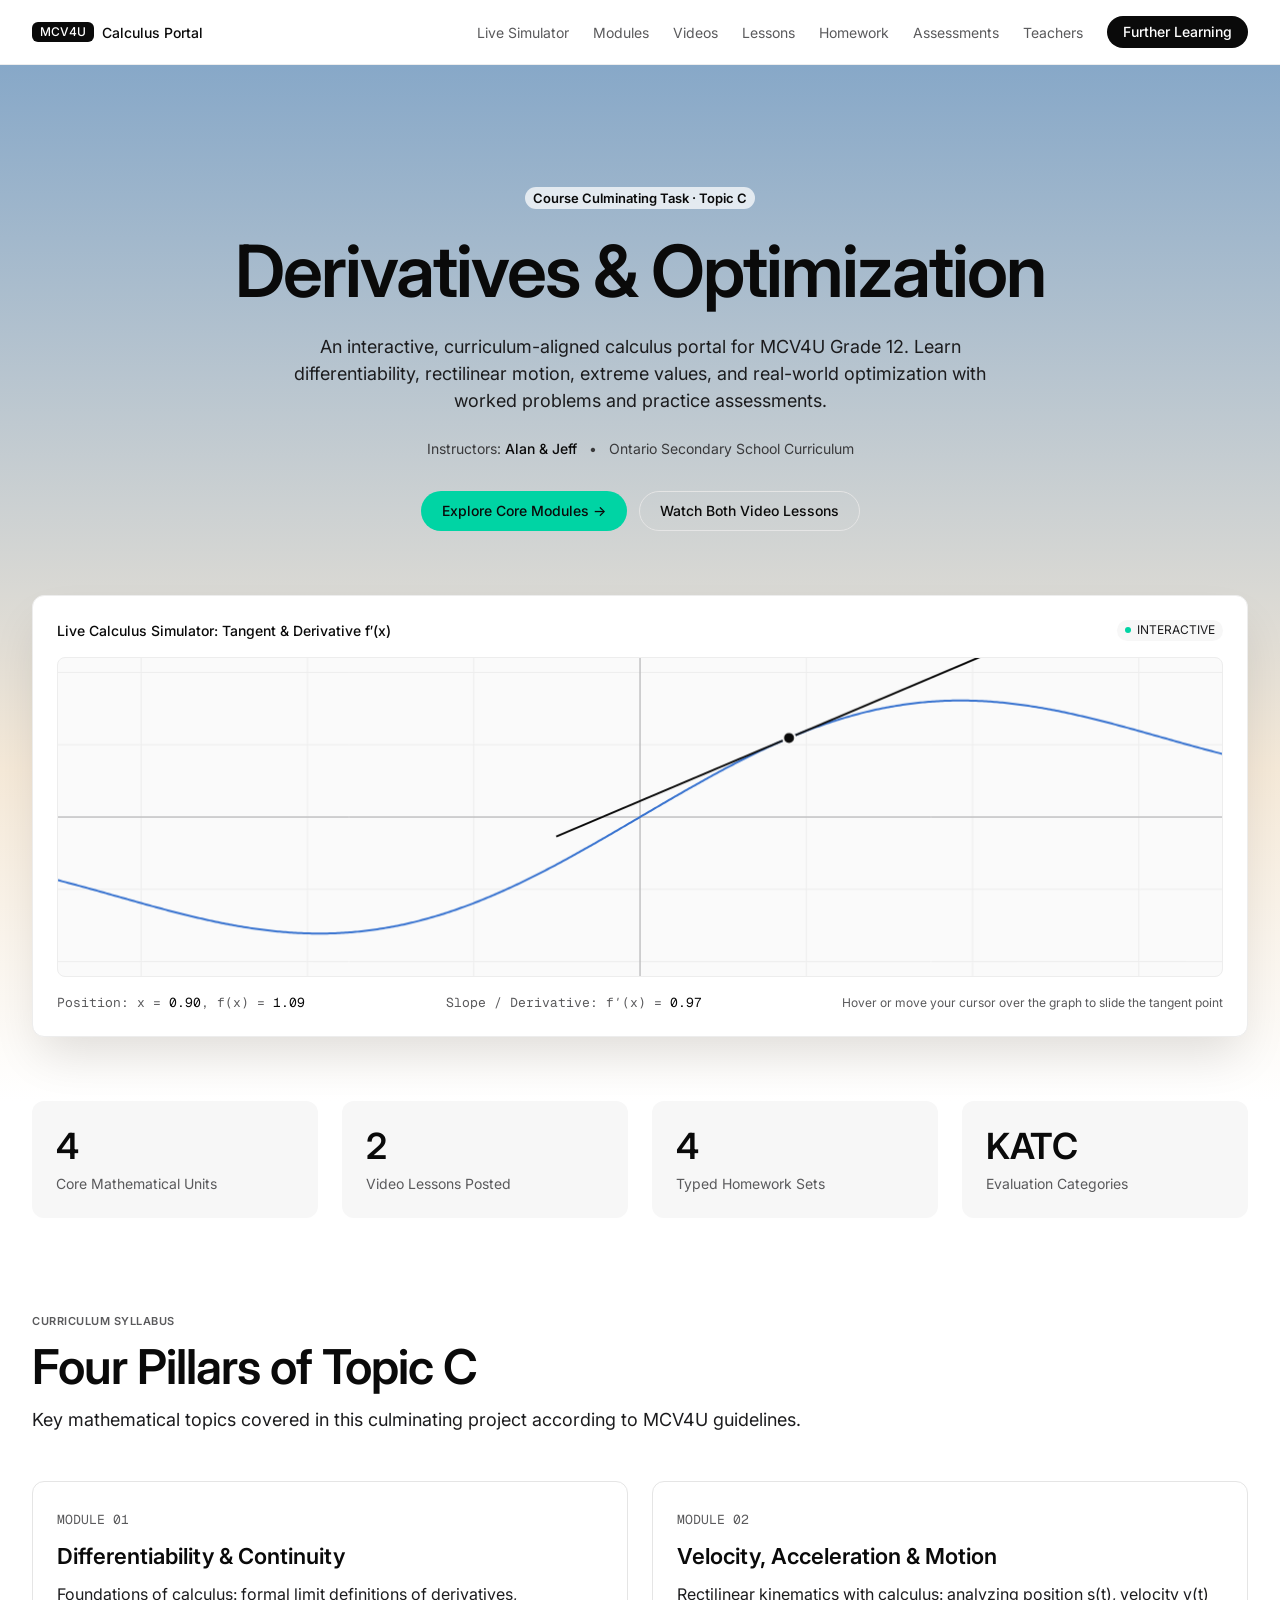
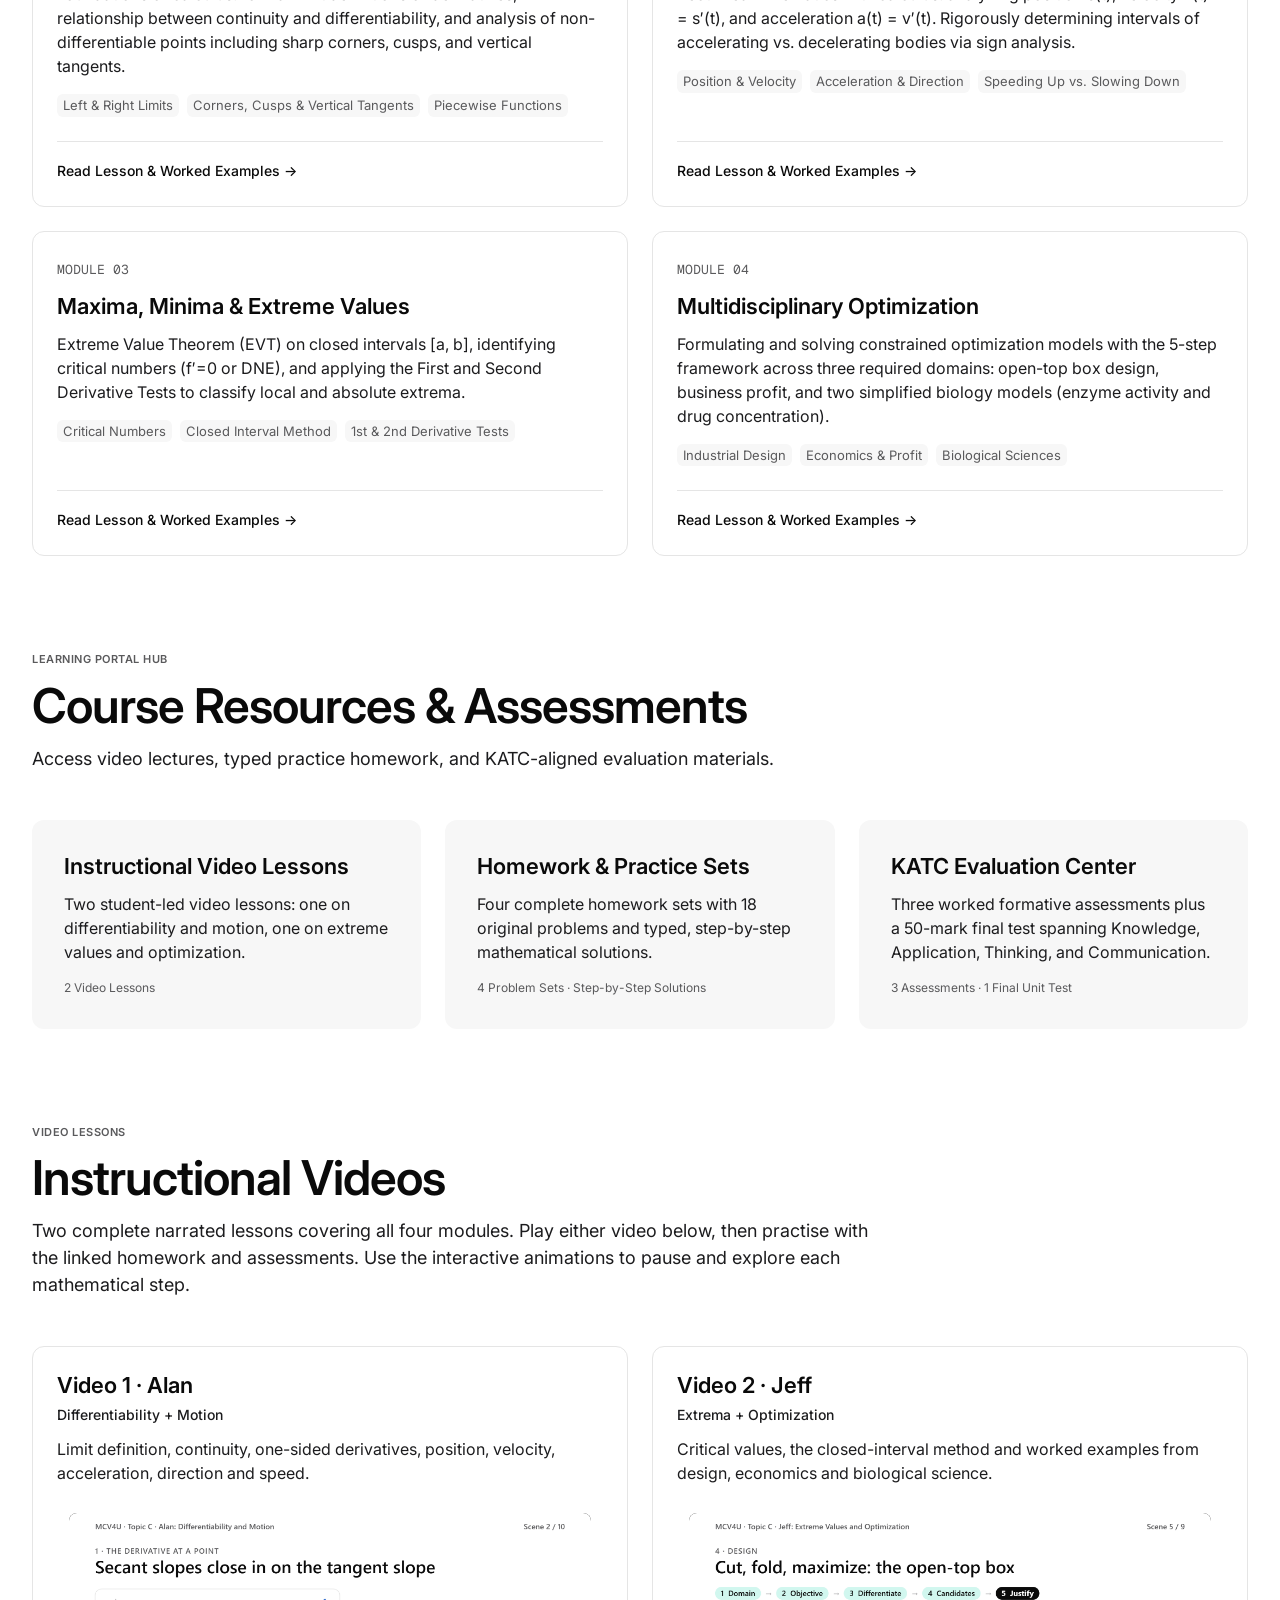
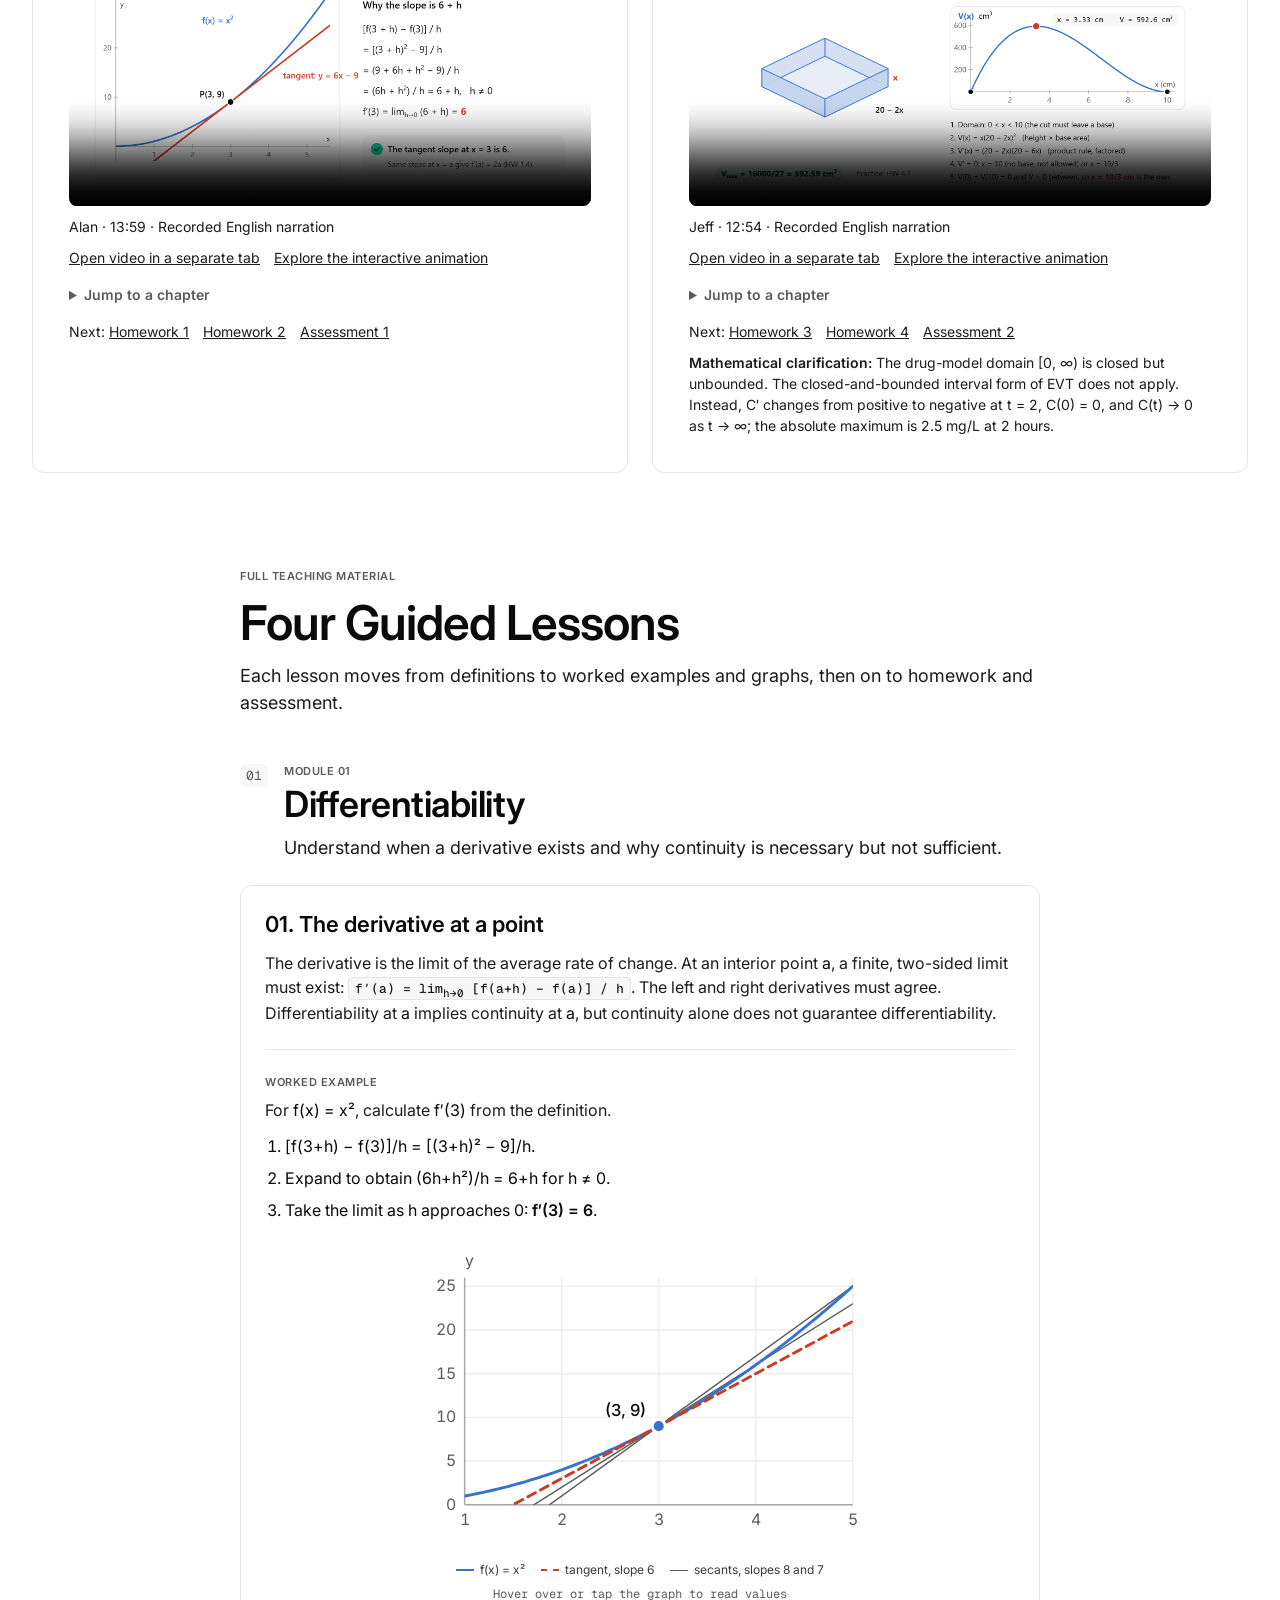
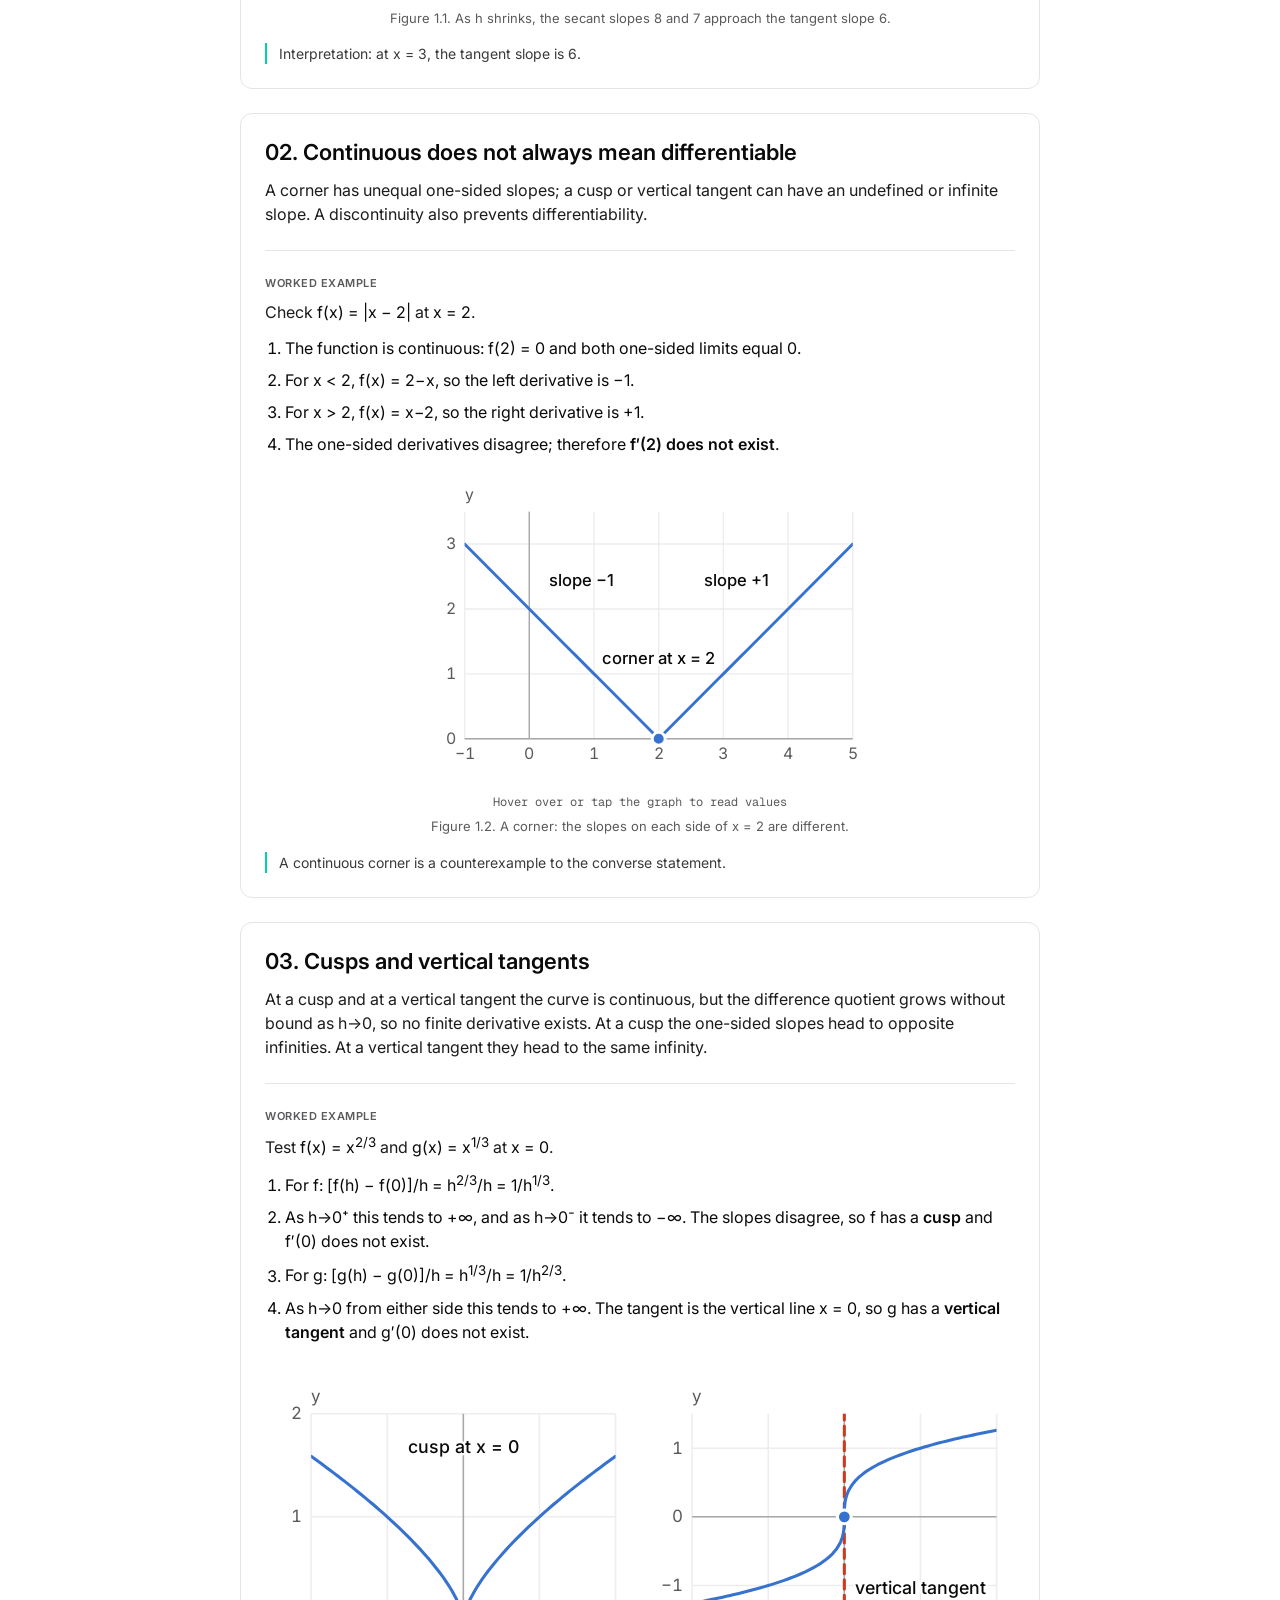
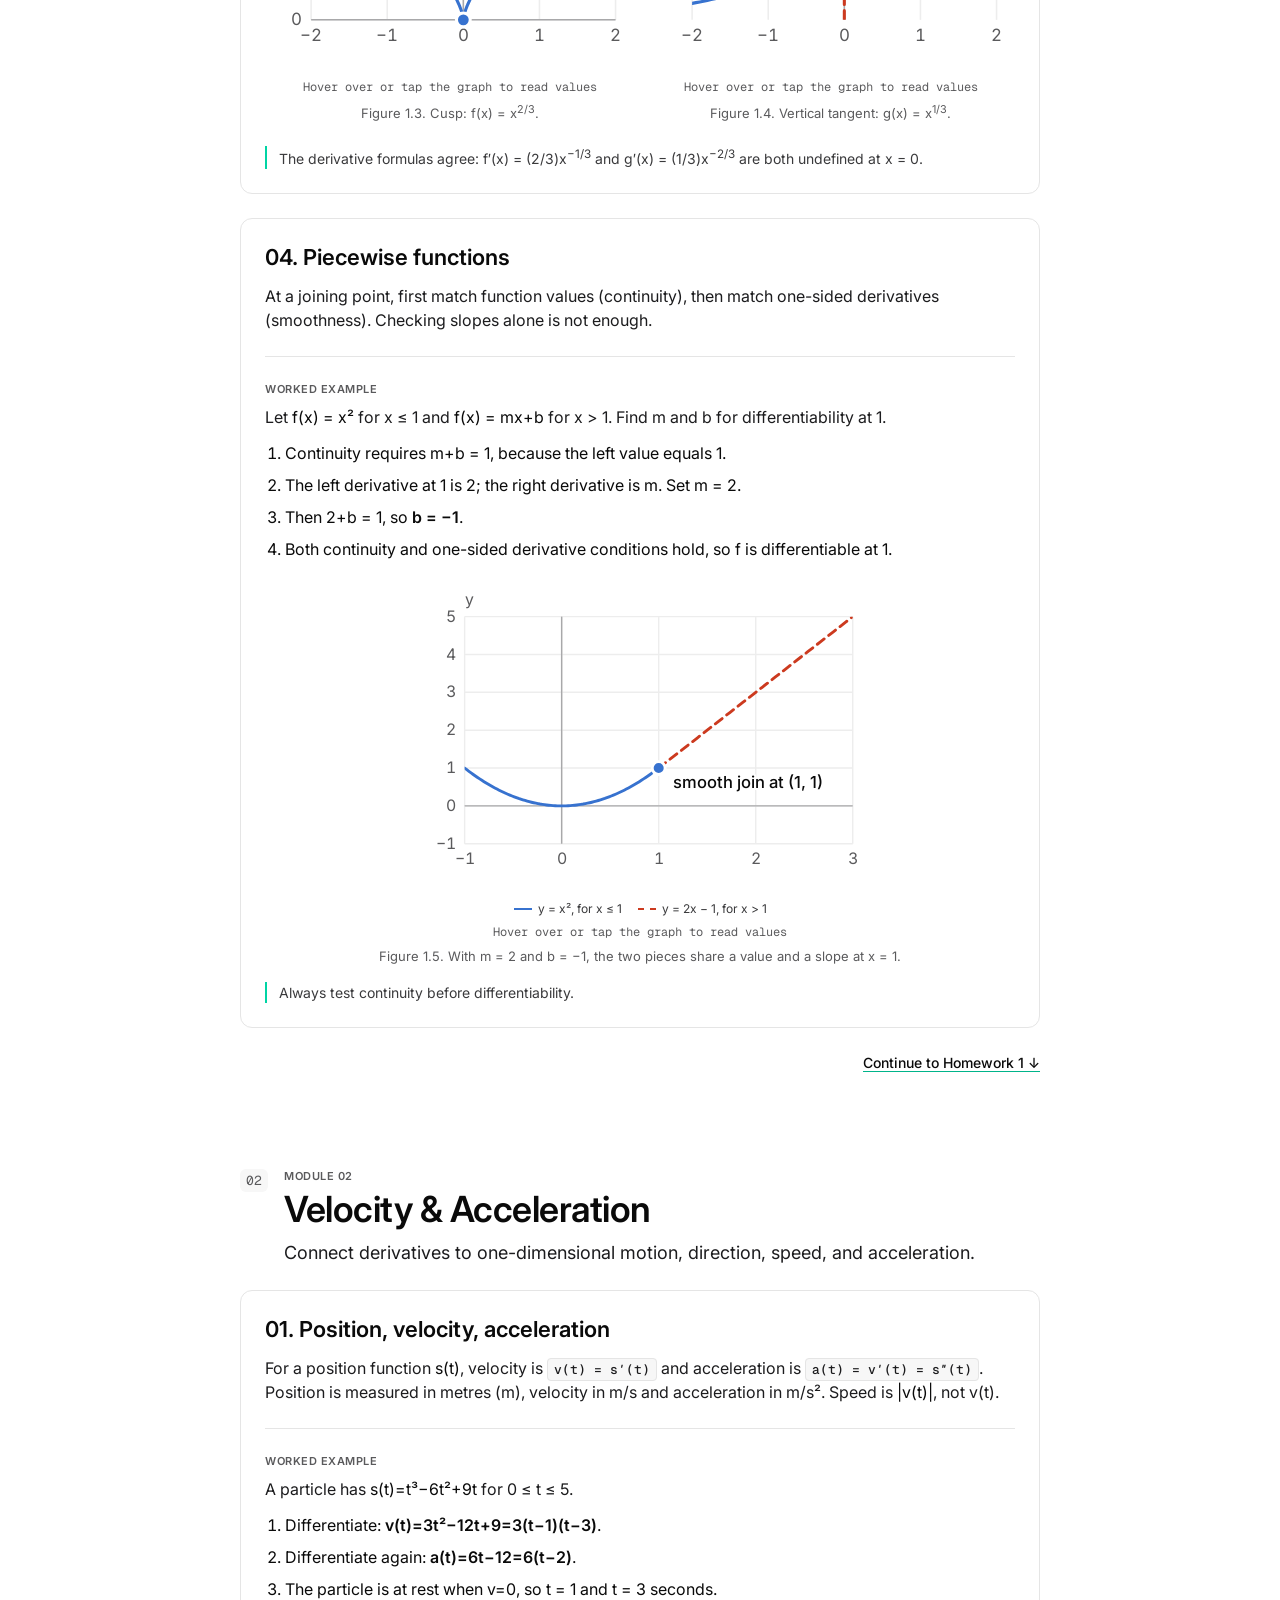
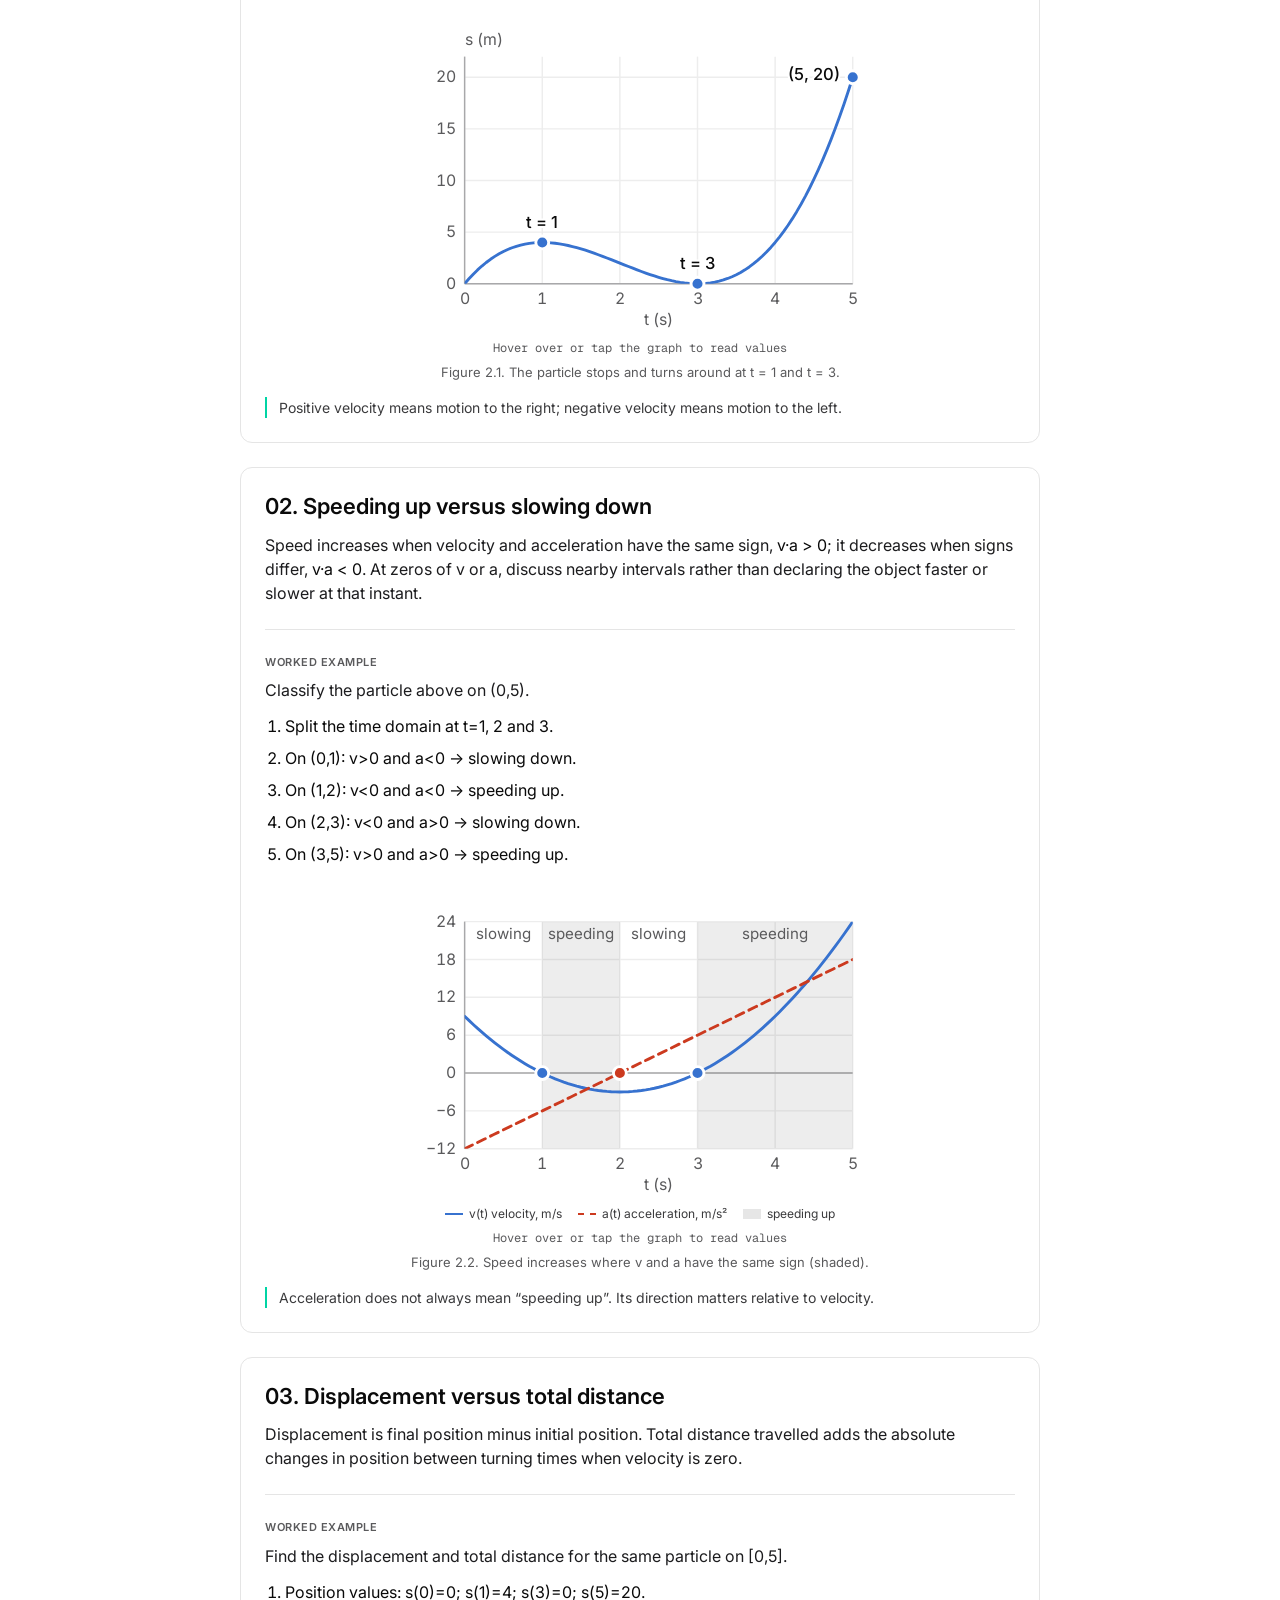
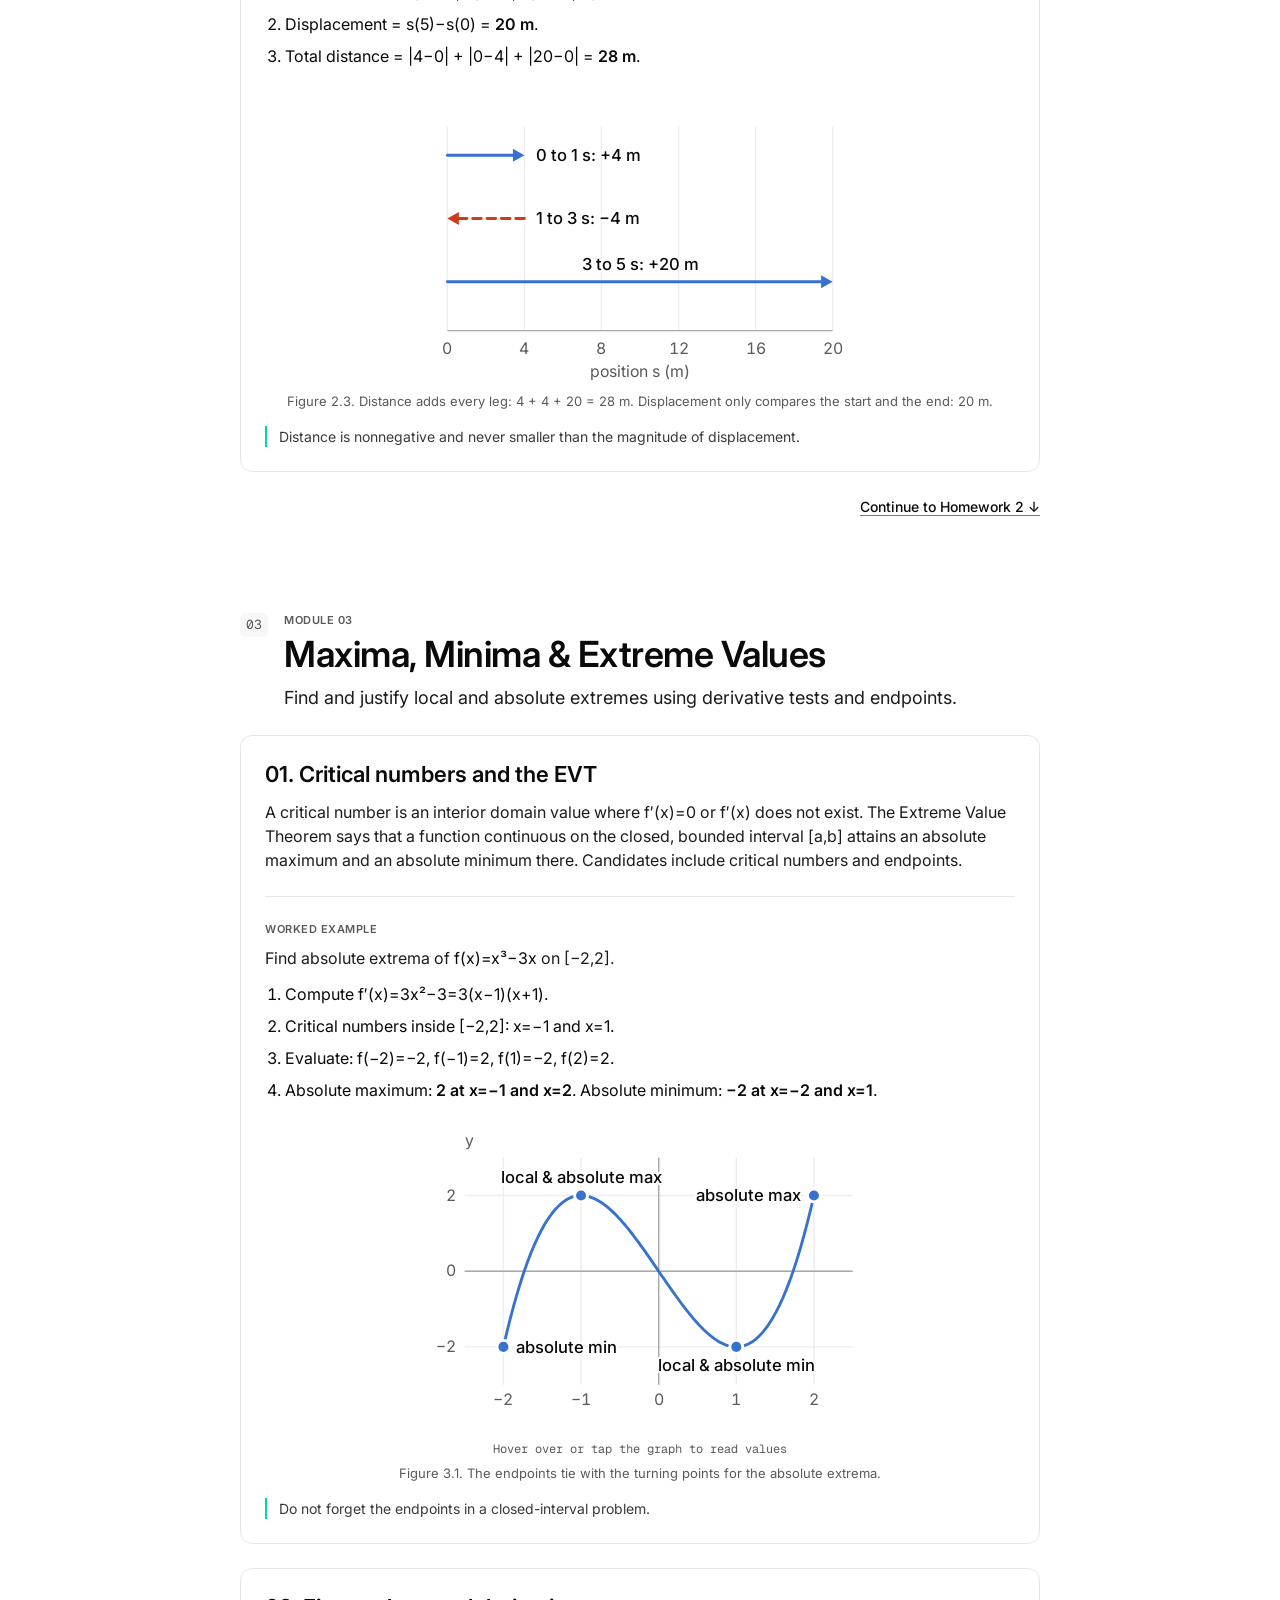
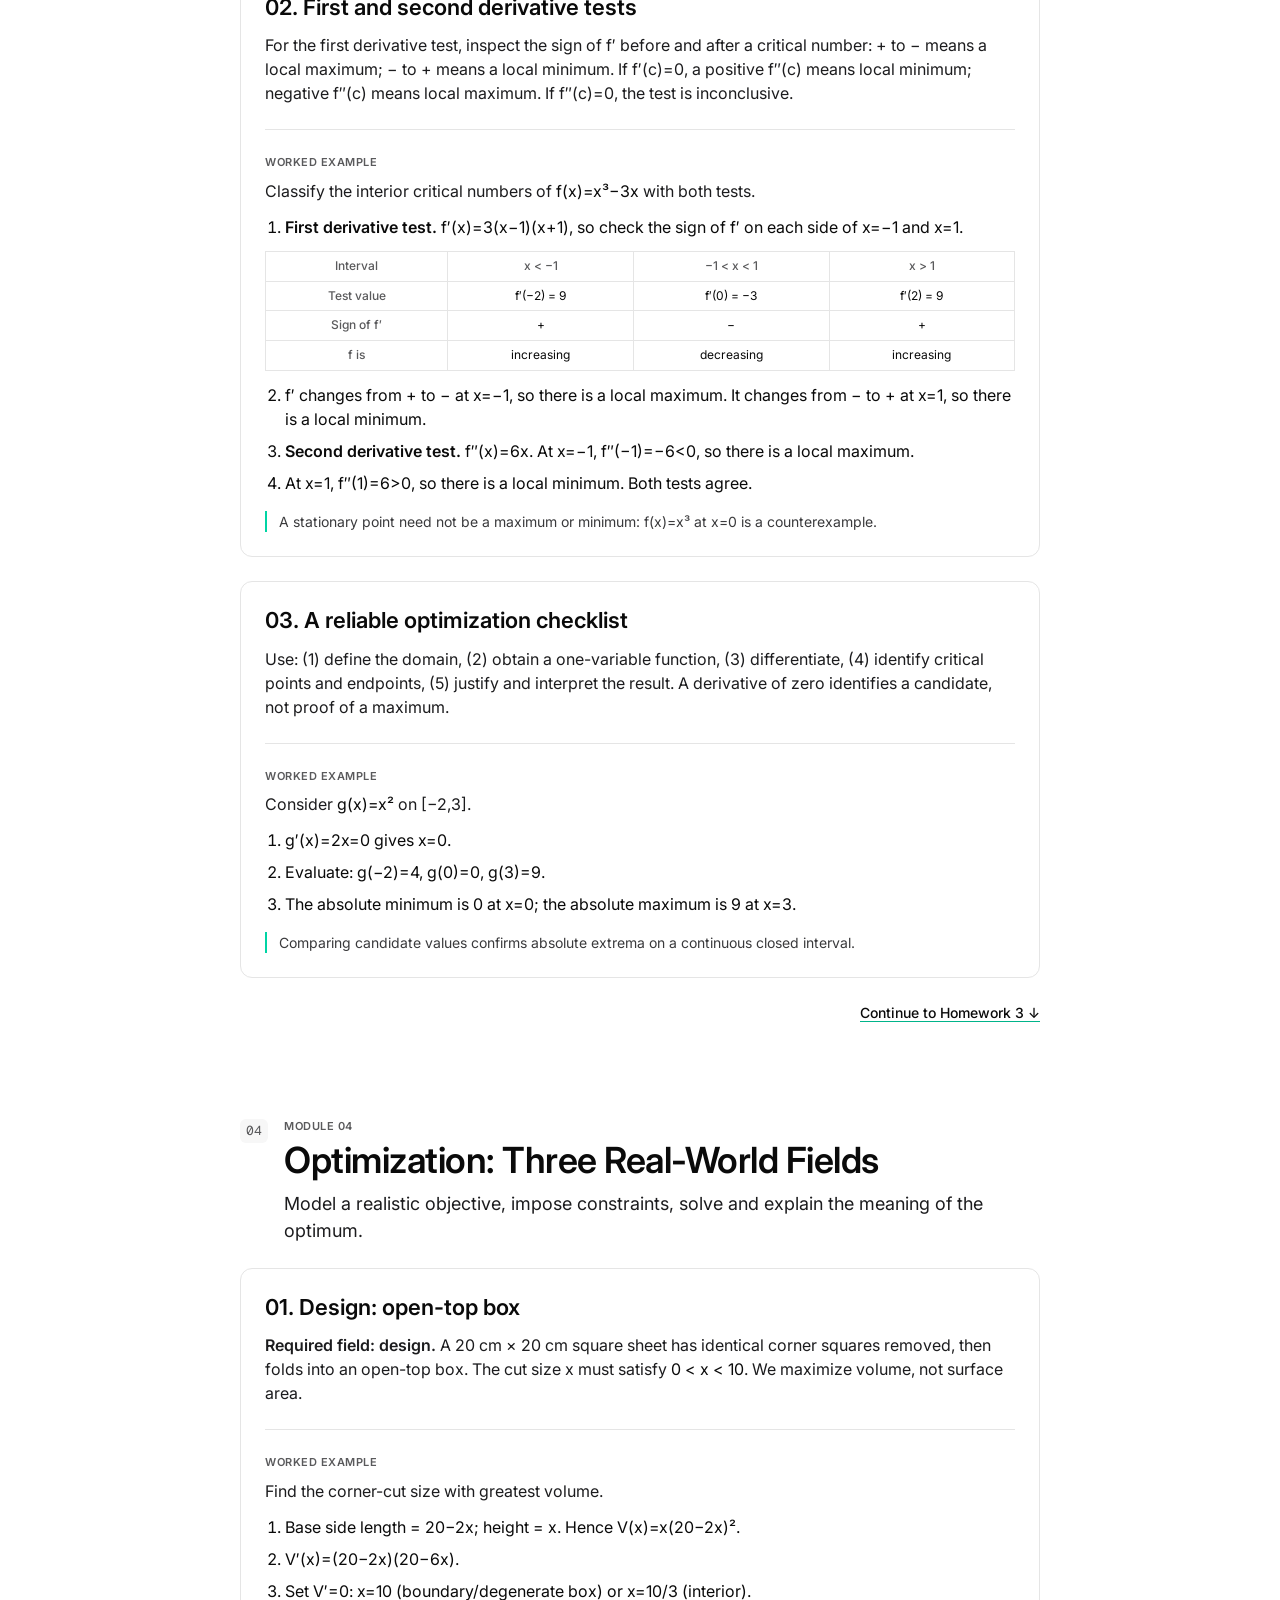
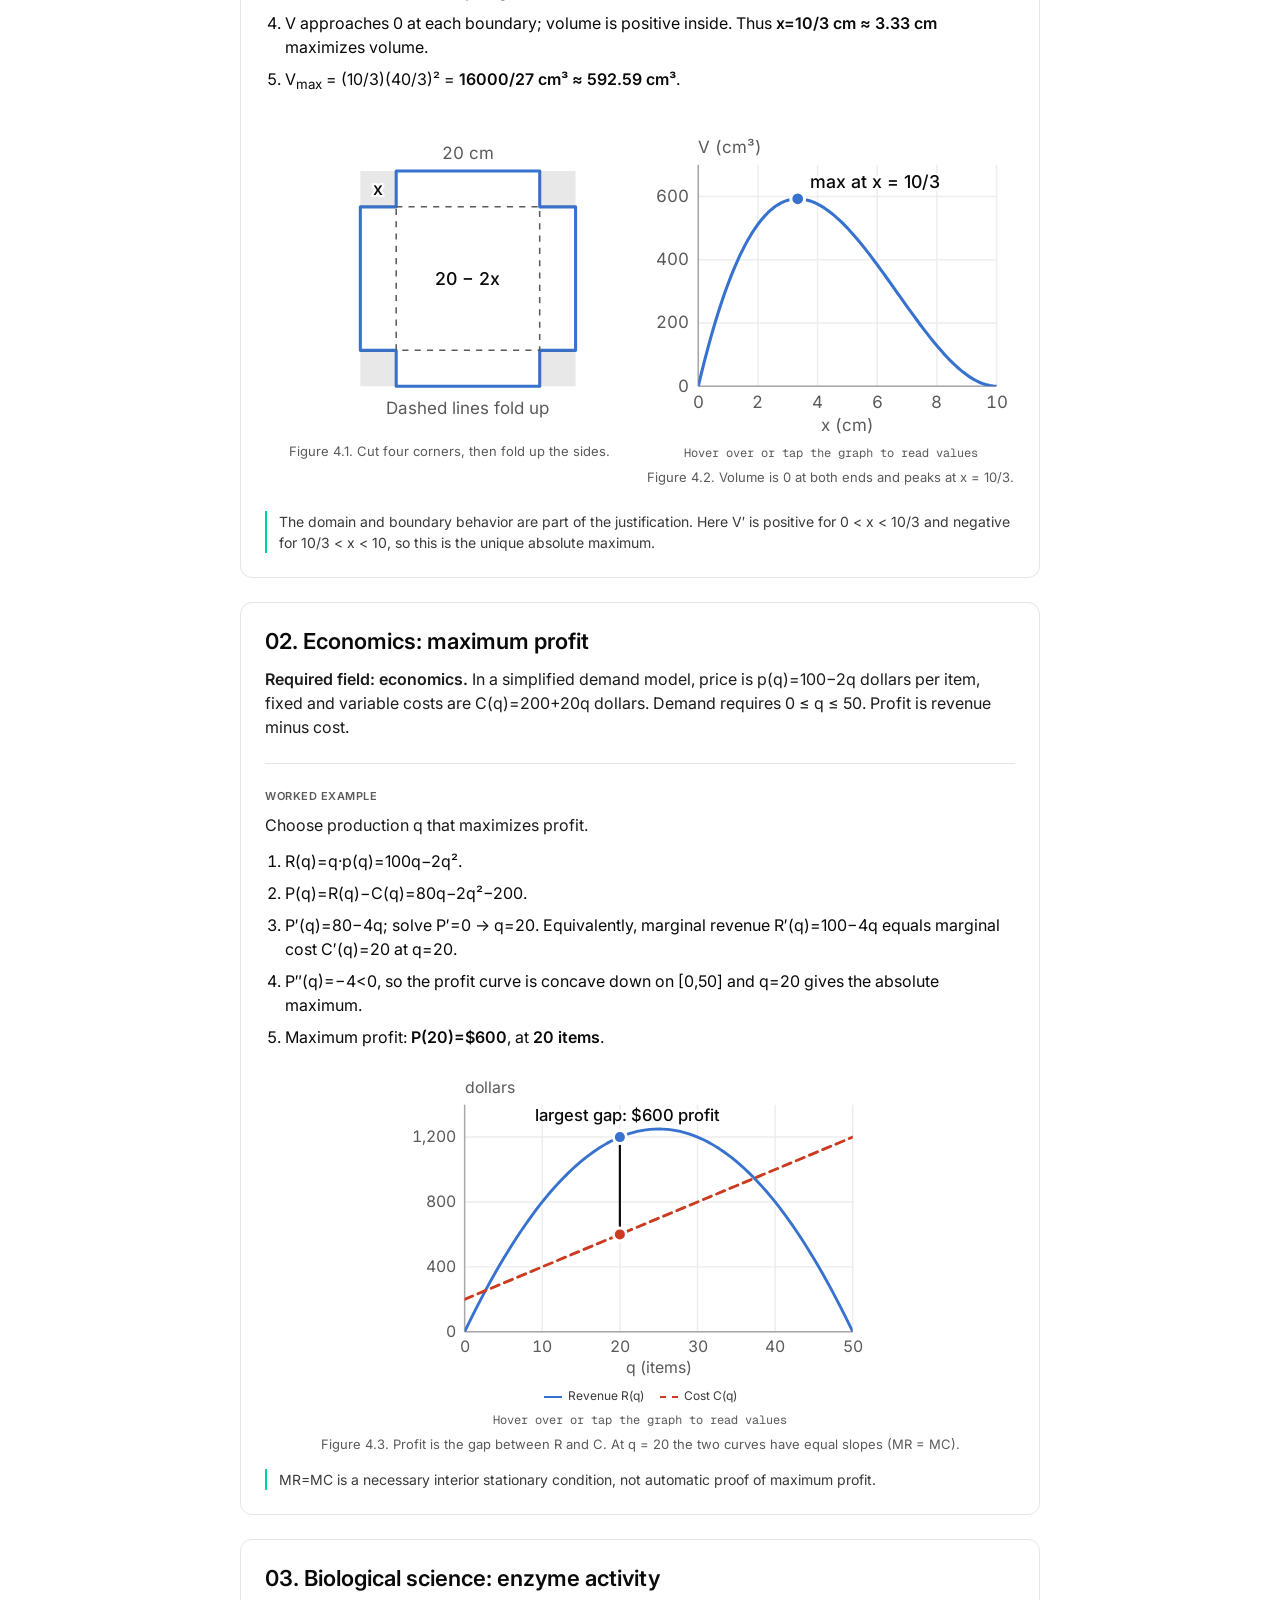
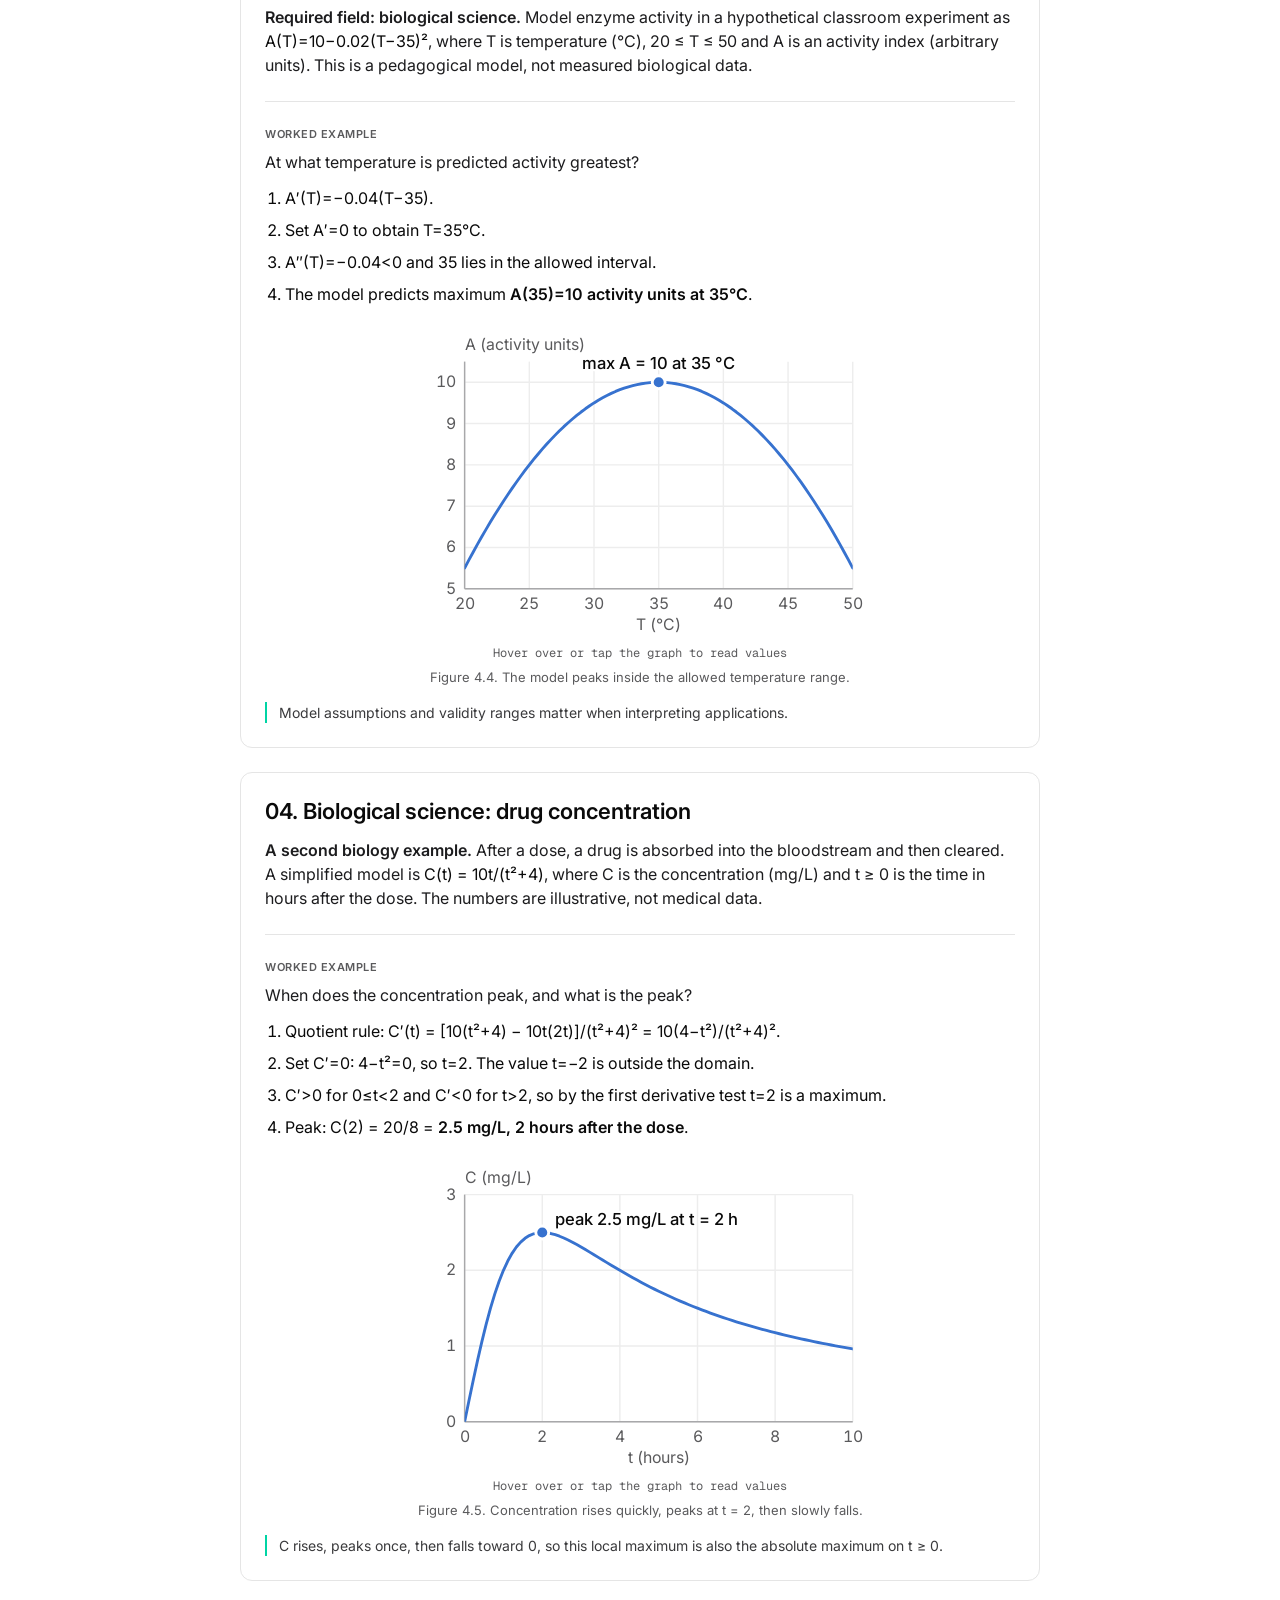
<file: index.html>
<!DOCTYPE html>
<html lang="en">
<head>
  <meta charset="UTF-8">
  <meta name="viewport" content="width=device-width, initial-scale=1.0">
  <title>MCV4U CCT · Derivatives and Optimization</title>

  <!-- Google Fonts: Inter & JetBrains Mono -->
  <link rel="preconnect" href="https://fonts.googleapis.com">
  <link rel="preconnect" href="https://fonts.gstatic.com" crossorigin>
  <link href="https://fonts.googleapis.com/css2?family=Inter:wght@400;500;600&family=Geist+Mono:wght@400;500&display=swap" rel="stylesheet">

  <style>
    /* Visual language: Linear-inspired tokens (see awesome-design-md/designs/linear.app.md) */
    :root {
      --primary: #5e6ad2;
      --on-primary: #ffffff;
      --primary-hover: #828fff;
      --primary-focus: #5e69d1;
      --ink: #f7f8f8;
      --ink-muted: #d0d6e0;
      --ink-subtle: #8a8f98;
      --canvas: #010102;
      --surface-1: #0f1011;
      --surface-2: #141516;
      --surface-3: #18191a;
      --hairline: #23252a;
      --hairline-strong: #34343a;
      --hairline-tertiary: #3e3e44;
      --success: #27a644;
      --edge-highlight: inset 0 1px 0 rgba(255, 255, 255, 0.04);
      --font-sans: 'Inter', -apple-system, BlinkMacSystemFont, 'Segoe UI', Roboto, sans-serif;
      --font-mono: 'JetBrains Mono', ui-monospace, 'SF Mono', Menlo, monospace;
    }

    * { box-sizing: border-box; margin: 0; padding: 0; }

    html { scroll-behavior: smooth; scroll-padding-top: 72px; }

    body {
      display: flex;
      flex-direction: column;
      min-height: 100vh;
      overflow-x: hidden;
      background: var(--canvas);
      color: var(--ink);
      font-family: var(--font-sans);
      font-size: 16px;
      line-height: 1.5;
      letter-spacing: -0.05px;
      -webkit-font-smoothing: antialiased;
    }

    a { color: inherit; text-decoration: none; transition: color 0.15s ease; }
    strong, b { font-weight: 600; }
    :focus-visible { outline: 2px solid rgba(94, 105, 209, 0.5); outline-offset: 2px; }
    main { flex: 1; }

    .container { max-width: 1280px; margin: 0 auto; padding: 0 32px; }
    .print-only { display: none; }

    /* Top nav */
    header {
      position: sticky;
      top: 0;
      z-index: 50;
      background: var(--canvas);
      border-bottom: 1px solid var(--hairline);
    }

    .nav-container {
      display: flex;
      align-items: center;
      justify-content: space-between;
      max-width: 1280px;
      height: 56px;
      margin: 0 auto;
      padding: 0 32px;
    }

    .brand { display: flex; align-items: center; gap: 8px; font-size: 14px; font-weight: 500; }

    .brand-badge {
      padding: 2px 8px;
      border-radius: 6px;
      background: var(--primary);
      color: var(--on-primary);
      font-size: 12px;
      line-height: 1.4;
    }

    nav ul { display: flex; align-items: center; gap: 24px; list-style: none; }
    nav a { color: var(--ink-subtle); font-size: 14px; }
    nav a:hover { color: var(--ink); }

    .nav-cta {
      display: inline-flex;
      align-items: center;
      padding: 8px 14px;
      border: 1px solid var(--hairline);
      border-radius: 8px;
      background: var(--surface-1);
      color: var(--ink);
      font-weight: 500;
      line-height: 1.2;
    }

    .nav-cta:hover { background: var(--surface-2); border-color: var(--hairline-strong); }
    .mobile-jump { display: none; }

    /* Buttons */
    .btn {
      display: inline-flex;
      align-items: center;
      justify-content: center;
      min-height: 40px;
      padding: 8px 14px;
      border: 1px solid transparent;
      border-radius: 8px;
      font-family: inherit;
      font-size: 14px;
      font-weight: 500;
      line-height: 1.2;
      cursor: pointer;
      transition: background 0.15s ease, border-color 0.15s ease;
    }

    .btn-primary { background: var(--primary); color: var(--on-primary); }
    .btn-primary:hover { background: var(--primary-hover); }
    .btn-primary:active { background: var(--primary-focus); }
    .btn-secondary { background: var(--surface-1); border-color: var(--hairline); color: var(--ink); }
    .btn-secondary:hover { background: var(--surface-2); border-color: var(--hairline-strong); }

    /* Hero */
    .hero { padding: 96px 0 48px; }

    .badge-pill {
      display: inline-flex;
      margin-bottom: 24px;
      padding: 2px 8px;
      border-radius: 9999px;
      background: var(--surface-2);
      color: var(--ink-muted);
      font-size: 12px;
      line-height: 1.4;
    }

    .hero h1 {
      margin-bottom: 24px;
      font-size: clamp(40px, 6.6vw, 80px);
      font-weight: 600;
      line-height: 1.05;
      letter-spacing: -0.0375em;
    }

    .hero p {
      max-width: 720px;
      margin-bottom: 24px;
      color: var(--ink-muted);
      font-size: 20px;
      line-height: 1.4;
      letter-spacing: -0.2px;
    }

    .authors-meta {
      display: flex;
      flex-wrap: wrap;
      gap: 4px 12px;
      margin-bottom: 32px;
      color: var(--ink-subtle);
      font-size: 14px;
    }

    .authors-meta strong { color: var(--ink); font-weight: 500; }
    .btn-group { display: flex; flex-wrap: wrap; gap: 12px; margin-bottom: 64px; }

    /* Live simulator: the page's product panel */
    .interactive-simulator-card {
      padding: 24px;
      border: 1px solid var(--hairline);
      border-radius: 16px;
      background: var(--surface-1);
      box-shadow: var(--edge-highlight);
    }

    .sim-header {
      display: flex;
      flex-wrap: wrap;
      align-items: center;
      justify-content: space-between;
      gap: 8px 12px;
      margin-bottom: 16px;
    }

    .sim-title { font-size: 14px; font-weight: 500; }

    .sim-live-indicator {
      display: inline-flex;
      align-items: center;
      gap: 6px;
      padding: 2px 8px;
      border-radius: 9999px;
      background: var(--surface-2);
      color: var(--ink-muted);
      font-size: 12px;
      line-height: 1.4;
    }

    .pulse-dot { width: 6px; height: 6px; border-radius: 50%; background: var(--success); }

    .sim-canvas-wrap {
      position: relative;
      width: 100%;
      height: 320px;
      overflow: hidden;
      border: 1px solid var(--hairline);
      border-radius: 12px;
      background: var(--canvas);
      cursor: crosshair;
      touch-action: pan-y;
    }

    #math-canvas { display: block; width: 100%; height: 100%; }

    .sim-readout {
      display: flex;
      flex-wrap: wrap;
      align-items: center;
      justify-content: space-between;
      gap: 8px 24px;
      margin-top: 16px;
      color: var(--ink-subtle);
      font-family: var(--font-mono);
      font-size: 13px;
    }

    .sim-val { color: var(--ink); }
    .sim-hint { font-family: var(--font-sans); font-size: 12px; }

    /* Stats */
    .stats-ribbon {
      display: grid;
      grid-template-columns: repeat(4, 1fr);
      gap: 24px;
      margin-bottom: 96px;
    }

    .stat-box, .module-tile, .hub-card, .instructor-card, .lesson-card, .paper-section,
    .quiz-card, .video-card, .resource-card {
      padding: 24px;
      border: 1px solid var(--hairline);
      border-radius: 12px;
      background: var(--surface-1);
      box-shadow: var(--edge-highlight);
    }

    .stat-value { font-size: 40px; font-weight: 600; line-height: 1.15; letter-spacing: -1px; }
    .stat-title { margin-top: 4px; color: var(--ink-subtle); font-size: 14px; }

    /* Section openers */
    .section-title-wrap { max-width: 860px; margin-bottom: 48px; }

    .section-tag {
      display: block;
      margin-bottom: 12px;
      color: var(--ink-subtle);
      font-size: 13px;
      font-weight: 500;
      line-height: 1.3;
      letter-spacing: 0.4px;
    }

    .section-title-wrap h2 {
      margin-bottom: 12px;
      font-size: clamp(32px, 5vw, 56px);
      font-weight: 600;
      line-height: 1.1;
      letter-spacing: -0.032em;
    }

    .section-title-wrap p { color: var(--ink-muted); font-size: 18px; letter-spacing: -0.1px; }
    .curr-section, #modules, #resources, .instructors-section { margin-bottom: 96px; }

    /* Shared card type */
    .module-tile h3, .hub-card h4, .lesson-card h3, .quiz-card h3, .video-card h3,
    .resource-card h3, .instructor-details h3, .paper-head h3 {
      font-size: 22px;
      font-weight: 500;
      line-height: 1.25;
      letter-spacing: -0.4px;
    }

    /* Modules */
    .modules-container { display: grid; grid-template-columns: repeat(2, minmax(0, 1fr)); gap: 24px; }
    .hub-grid { display: grid; grid-template-columns: repeat(3, minmax(0, 1fr)); gap: 24px; }

    .module-tile, .hub-card {
      display: flex;
      flex-direction: column;
      justify-content: space-between;
      transition: background 0.15s ease, border-color 0.15s ease;
    }

    .module-tile[role=link], .hub-card[role=link] { cursor: pointer; }
    .module-tile:hover, .hub-card:hover { background: var(--surface-2); border-color: var(--hairline-strong); }
    .module-tile-header { margin-bottom: 12px; }
    .module-number { color: var(--ink-subtle); font-family: var(--font-mono); font-size: 12px; }
    .module-tile h3, .hub-card h4 { margin-bottom: 12px; }
    .module-tile p, .hub-card p { margin-bottom: 16px; color: var(--ink-muted); }
    .pill-list, .card-tags { display: flex; flex-wrap: wrap; gap: 8px; margin-bottom: 24px; }

    .pill-item, .card-tag {
      padding: 2px 8px;
      border-radius: 6px;
      background: var(--surface-3);
      color: var(--ink-muted);
      font-size: 12px;
      line-height: 1.4;
    }

    .tile-footer { padding-top: 16px; border-top: 1px solid var(--hairline); }
    .tile-link { color: var(--primary-hover); font-size: 14px; font-weight: 500; }
    .hub-meta { color: var(--ink-subtle); font-size: 12px; line-height: 1.4; }

    /* Teachers */
    .instructor-cards-grid { display: grid; grid-template-columns: repeat(2, minmax(0, 1fr)); gap: 24px; }
    .card-top-bar { margin-bottom: 16px; }
    .card-dept { color: var(--ink-subtle); font-size: 13px; font-weight: 500; letter-spacing: 0.4px; }
    .card-main-info { display: flex; align-items: center; gap: 12px; margin-bottom: 16px; }

    .instructor-avatar {
      display: flex;
      flex-shrink: 0;
      align-items: center;
      justify-content: center;
      width: 40px;
      height: 40px;
      border: 1px solid var(--hairline-strong);
      border-radius: 50%;
      background: var(--surface-3);
      font-size: 14px;
      font-weight: 500;
    }

    .instructor-role { color: var(--ink-muted); font-size: 14px; }
    .instructor-course { color: var(--ink-subtle); font-size: 12px; line-height: 1.4; }
    .card-bio { margin-bottom: 16px; color: var(--ink-muted); }
    .card-footer { padding-top: 16px; border-top: 1px solid var(--hairline); }

    .role-tag {
      padding: 2px 8px;
      border-radius: 9999px;
      background: var(--surface-2);
      color: var(--ink-muted);
      font-size: 12px;
      line-height: 1.4;
    }

    /* Lessons */
    .lesson-block { margin-bottom: 96px; }
    .lesson-block:last-child { margin-bottom: 0; }
    .chapter-head { display: flex; align-items: flex-start; gap: 16px; margin-bottom: 24px; }

    .chapter-number {
      padding: 2px 8px;
      border: 1px solid var(--hairline);
      border-radius: 6px;
      background: var(--surface-1);
      color: var(--ink-subtle);
      font-family: var(--font-mono);
      font-size: 13px;
    }

    .chapter-head .section-tag { margin-bottom: 4px; }

    .chapter-head h2 {
      margin-bottom: 8px;
      font-size: clamp(28px, 4vw, 40px);
      font-weight: 600;
      line-height: 1.15;
      letter-spacing: -0.025em;
    }

    .chapter-head p { color: var(--ink-muted); font-size: 18px; letter-spacing: -0.1px; }
    .lesson-stack { display: grid; grid-template-columns: repeat(3, minmax(0, 1fr)); gap: 24px; }
    .lesson-stack.two { grid-template-columns: repeat(2, minmax(0, 1fr)); }
    .lesson-card h3 { margin-bottom: 12px; }
    .lesson-card > p, .worked p { color: var(--ink-muted); }
    .lesson-card .worked { margin-top: 24px; padding-top: 24px; border-top: 1px solid var(--hairline); }

    .worked > strong {
      display: block;
      margin-bottom: 8px;
      color: var(--ink-subtle);
      font-size: 13px;
      font-weight: 500;
      letter-spacing: 0.4px;
    }

    .worked ol, .solution ol { margin: 12px 0; padding-left: 20px; }
    .worked li, .solution li { margin: 8px 0; color: var(--ink); }

    .takeaway {
      margin-top: 16px;
      padding-left: 12px;
      border-left: 2px solid var(--hairline-tertiary);
      color: var(--ink-muted);
      font-size: 14px;
    }

    .worked p.takeaway { color: var(--ink-muted); }
    .m { color: var(--ink); }
    .formula { color: var(--ink); font-family: var(--font-mono); font-size: 0.875em; white-space: normal; }
    .chapter-end { margin-top: 24px; text-align: right; font-size: 14px; font-weight: 500; }
    .chapter-end a, .link-list a, .video-link { color: var(--primary-hover); }
    .chapter-end a:hover, .link-list a:hover, .video-link:hover { color: var(--ink); }

    /* Homework and assessments */
    .paper-section { margin-bottom: 24px; }

    .paper-head {
      display: flex;
      flex-wrap: wrap;
      align-items: baseline;
      justify-content: space-between;
      gap: 8px 16px;
      padding-bottom: 16px;
      border-bottom: 1px solid var(--hairline);
    }

    .paper-head span { color: var(--ink-subtle); font-size: 12px; line-height: 1.4; }
    .paper-instruction { margin-top: 16px; color: var(--ink-muted); font-size: 14px; }
    .question { padding: 24px 0; border-bottom: 1px solid var(--hairline); }
    .question:last-child { padding-bottom: 0; border-bottom: 0; }

    .solution {
      margin-top: 12px;
      padding: 8px 12px;
      border: 1px solid var(--hairline-tertiary);
      border-radius: 8px;
      background: var(--surface-2);
    }

    .solution summary {
      padding: 2px 0;
      color: var(--ink-muted);
      font-size: 14px;
      font-weight: 500;
      cursor: pointer;
    }

    .solution summary:hover { color: var(--ink); }
    .solution li { color: var(--ink-muted); font-size: 14px; }

    .q-cat {
      margin-right: 8px;
      padding: 2px 8px;
      border-radius: 4px;
      background: var(--surface-3);
      color: var(--ink-muted);
      font-family: var(--font-mono);
      font-size: 12px;
      line-height: 1.4;
      white-space: nowrap;
    }

    .final-paper { background: var(--surface-2); border-color: var(--hairline-strong); }
    .final-paper .solution { background: var(--surface-3); }

    .katc-key { display: flex; flex-wrap: wrap; gap: 8px; margin-top: 16px; }

    .katc-key span {
      padding: 2px 8px;
      border-radius: 9999px;
      background: var(--surface-2);
      color: var(--ink-muted);
      font-size: 12px;
      line-height: 1.4;
    }

    .katc-key b { margin-right: 4px; color: var(--ink); font-family: var(--font-mono); font-weight: 400; }

    /* Quick checks */
    .quick-grid { display: grid; grid-template-columns: repeat(3, minmax(0, 1fr)); gap: 24px; }
    .quiz-card h3 { margin-bottom: 8px; }
    .quiz-card > p { color: var(--ink-muted); }

    .choice {
      display: flex;
      align-items: flex-start;
      gap: 8px;
      min-height: 44px;
      margin: 8px 0;
      padding: 10px 12px;
      border: 1px solid var(--hairline);
      border-radius: 8px;
      background: var(--surface-2);
      font-size: 14px;
      cursor: pointer;
    }

    .choice:hover { border-color: var(--hairline-strong); }
    .choice:focus-within { outline: 2px solid rgba(94, 105, 209, 0.5); outline-offset: 2px; }
    .choice input { margin-top: 3px; accent-color: var(--primary); }
    .quiz-card button { margin-top: 8px; }
    .quiz-card p.quiz-feedback { min-height: 21px; margin: 12px 0 4px; font-size: 14px; font-weight: 500; }
    .quiz-card p.quiz-feedback.correct { color: var(--success); }
    .quiz-card p.quiz-feedback.wrong { color: var(--ink-muted); }
    .check-explain { color: var(--ink-muted); font-size: 14px; }

    /* Videos */
    .video-grid { display: grid; grid-template-columns: repeat(2, minmax(0, 1fr)); gap: 24px; }
    .video-card h3 { margin-bottom: 4px; }
    .video-card h4 { margin-bottom: 12px; color: var(--ink-muted); font-size: 14px; font-weight: 500; }
    .video-card > p { margin-bottom: 16px; color: var(--ink-muted); }

    .video-slot {
      display: flex;
      align-items: center;
      justify-content: center;
      aspect-ratio: 16 / 9;
      border: 1px solid var(--hairline);
      border-radius: 8px;
      background: var(--surface-2);
      color: var(--ink-subtle);
      font-size: 14px;
    }

    .video-slot.has-video { display: block; aspect-ratio: auto; border: 0; background: none; }
    .video-frame { width: 100%; aspect-ratio: 16 / 9; }
    .video-frame iframe { width: 100%; height: 100%; border: 0; border-radius: 8px; }
    .video-note { margin-top: 8px; color: var(--ink-muted); font-size: 14px; }

    /* Further learning */
    .resource-grid {
      display: grid;
      grid-template-columns: repeat(3, minmax(0, 1fr));
      gap: 24px;
      margin-bottom: 24px;
    }

    .resource-card h3 { margin-bottom: 12px; }
    .link-list { list-style: none; }
    .link-list li { margin: 8px 0; font-size: 14px; }
    #sources .paper-section p { margin: 8px 0; color: var(--ink-muted); font-size: 14px; }
    #sources .paper-section strong { color: var(--ink); font-weight: 500; }

    /* Lesson graphs */
    .fig {
      --fig-surface: #0f1011;
      --fig-ink: #f7f8f8;
      --fig-muted: #8a8f98;
      --fig-grid: #23252a;
      --fig-axis: #3e3e44;
      --fig-1: #5e6ad2;
      --fig-2: #d0d6e0;
      margin: 24px 0 8px;
    }

    .fig svg {
      display: block;
      width: 100%;
      max-width: 400px;
      height: auto;
      margin: 0 auto;
      touch-action: pan-y;
    }

    .fig svg text { font-family: inherit; }
    .f-grid { stroke: var(--fig-grid); stroke-width: 1; }
    .f-axis { stroke: var(--fig-axis); stroke-width: 1; }
    .f-tick { fill: var(--fig-muted); font-size: 11px; font-variant-numeric: tabular-nums; }
    .f-note { fill: var(--fig-muted); font-size: 10.5px; }

    .f-label {
      fill: var(--fig-ink);
      font-size: 11.5px;
      font-weight: 500;
      paint-order: stroke;
      stroke: var(--fig-surface);
      stroke-width: 3px;
      stroke-linejoin: round;
    }

    .f-c1, .f-c2, .f-cs { fill: none; stroke-linecap: round; stroke-linejoin: round; }
    .f-c1 { stroke: var(--fig-1); stroke-width: 2; }
    .f-c2 { stroke: var(--fig-2); stroke-width: 2; stroke-dasharray: 6 4; }
    .f-cs { stroke: var(--fig-muted); stroke-width: 1; }
    .f-gap { stroke: var(--fig-ink); stroke-width: 1.5; }
    .f-band { fill: var(--fig-ink); opacity: 0.07; }
    .f-a1 { fill: var(--fig-1); }
    .f-a2 { fill: var(--fig-2); }
    .f-m1, .f-m2, .fig-dot { stroke: var(--fig-surface); stroke-width: 2; }
    .f-m1 { fill: var(--fig-1); }
    .f-m2 { fill: var(--fig-2); }
    .f-net { fill: none; stroke: var(--fig-1); stroke-width: 2; stroke-linejoin: round; }
    .f-cut { fill: var(--fig-muted); opacity: 0.14; }
    .f-fold { fill: none; stroke: var(--fig-muted); stroke-width: 1; stroke-dasharray: 4 4; }
    .fig-guide { stroke: var(--fig-muted); stroke-width: 1; }
    .fig-dot { fill: var(--fig-ink); }
    .fig-pair { display: grid; grid-template-columns: repeat(auto-fit, minmax(210px, 1fr)); gap: 12px; }

    .fig-key {
      display: flex;
      flex-wrap: wrap;
      justify-content: center;
      gap: 4px 16px;
      margin-top: 8px;
      color: var(--ink-muted);
      font-size: 12px;
      line-height: 1.4;
    }

    .fig-key span { display: inline-flex; align-items: center; gap: 6px; }
    .fig-key i { display: inline-block; width: 18px; height: 0; border-top: 2px solid; }
    .fig-key .sw-1 { border-top-color: var(--fig-1); }
    .fig-key .sw-2 { border-top: 2px dashed var(--fig-2); }
    .fig-key .sw-s { border-top: 1px solid var(--fig-muted); }
    .fig-key .sw-b { height: 10px; border: 0; background: rgba(247, 248, 248, 0.14); }

    .fig-readout {
      min-height: 20px;
      margin-top: 6px;
      color: var(--ink-subtle);
      font-family: var(--font-mono);
      font-size: 12px;
      text-align: center;
    }

    .fig-readout.live { color: var(--ink); }
    .fig figcaption { margin-top: 4px; color: var(--ink-subtle); font-size: 12px; line-height: 1.4; text-align: center; }

    /* First derivative test table */
    .sign-table { width: 100%; margin: 12px 0; border-collapse: collapse; font-size: 12px; line-height: 1.4; text-align: center; }
    .sign-table th, .sign-table td { padding: 6px 4px; border: 1px solid var(--hairline-strong); font-weight: 400; }
    .sign-table th { color: var(--ink-subtle); font-weight: 500; }

    /* Footer */
    footer {
      padding: 64px 32px;
      border-top: 1px solid var(--hairline);
      background: var(--canvas);
      color: var(--ink-subtle);
      font-size: 12px;
      line-height: 1.4;
    }

    .footer-inner {
      display: flex;
      flex-wrap: wrap;
      align-items: center;
      justify-content: space-between;
      gap: 16px;
      max-width: 1216px;
      margin: 0 auto;
    }

    .footer-left strong { display: block; margin-bottom: 4px; color: var(--ink); font-size: 14px; font-weight: 500; }

    /* Visual language: Mintlify-inspired tokens (see awesome-design-md/designs/mintlify.md) */
    :root {
      --primary: #0a0a0a;
      --on-primary: #ffffff;
      --primary-hover: #1c1c1e;
      --primary-focus: #1c1c1e;
      --ink: #0a0a0a;
      --ink-muted: #1c1c1e;
      --ink-subtle: #5a5a5c;
      --canvas: #ffffff;
      --surface-1: #ffffff;
      --surface-2: #f7f7f7;
      --surface-3: #f7f7f7;
      --hairline: #e5e5e5;
      --hairline-strong: #e5e5e5;
      --hairline-tertiary: #ededed;
      --success: #00d4a4;
      --edge-highlight: none;
      --font-mono: 'Geist Mono', 'SF Mono', Menlo, Consolas, monospace;
    }

    body { letter-spacing: 0; }
    :focus-visible, .choice:focus-within { outline: 2px solid #00d4a4; outline-offset: 2px; }

    /* Top nav */
    .nav-container { height: 64px; }
    header { border-bottom-color: #ededed; }
    .brand-badge { background: #0a0a0a; }
    .nav-cta { padding: 8px 16px; border: 0; border-radius: 9999px; background: #0a0a0a; color: #ffffff; }
    .nav-cta:hover { background: #1c1c1e; }

    /* Pill buttons */
    .btn { padding: 10px 20px; border-radius: 9999px; line-height: 1.3; }
    .btn-primary:hover, .btn-primary:active { background: #1c1c1e; }
    .btn-secondary { background: transparent; border-color: #e5e5e5; }
    .btn-secondary:hover { background: rgba(255, 255, 255, 0.5); border-color: #e5e5e5; }
    .hero .btn-primary { background: #00d4a4; color: #0a0a0a; }
    .hero .btn-primary:hover, .hero .btn-primary:active { background: #00b48a; }

    /* Sky hero band with the simulator as its product mockup */
    .hero { position: relative; isolation: isolate; padding: 120px 0 64px; text-align: center; }

    .hero::before {
      content: "";
      position: absolute;
      top: 0;
      bottom: 0;
      left: 50%;
      z-index: -1;
      width: 100vw;
      transform: translateX(-50%);
      background: linear-gradient(180deg, #87a8c8 0%, #f5e9d8 68%, #ffffff 100%);
    }

    .hero h1 { font-size: clamp(36px, 6vw, 72px); letter-spacing: -2px; }
    .hero p { margin-left: auto; margin-right: auto; font-size: 18px; line-height: 1.5; letter-spacing: 0; }
    .authors-meta, .btn-group { justify-content: center; }
    .authors-meta { color: #3a3a3c; }
    .badge-pill { background: rgba(255, 255, 255, 0.72); color: #0a0a0a; font-size: 13px; font-weight: 600; }

    .interactive-simulator-card {
      border-color: #ededed;
      border-radius: 12px;
      background: #ffffff;
      box-shadow: rgba(0, 0, 0, 0.12) 0 24px 48px -8px;
      text-align: left;
    }

    .sim-canvas-wrap { border-color: #ededed; border-radius: 8px; background: #fafafa; }
    .pulse-dot { background: #00d4a4; }

    /* Type */
    .section-tag { font-size: 11px; font-weight: 600; letter-spacing: 0.5px; line-height: 1.4; text-transform: uppercase; }
    .section-title-wrap h2 { font-size: clamp(32px, 4.4vw, 48px); line-height: 1.1; letter-spacing: -1px; }
    .section-title-wrap p, .chapter-head p { font-size: 18px; letter-spacing: 0; }
    .chapter-head h2 { font-size: clamp(28px, 3.4vw, 36px); line-height: 1.2; letter-spacing: -0.5px; }

    .module-tile h3, .hub-card h4, .lesson-card h3, .quiz-card h3, .video-card h3,
    .resource-card h3, .instructor-details h3, .paper-head h3 {
      font-size: 22px;
      font-weight: 600;
      line-height: 1.3;
      letter-spacing: 0;
    }

    .stat-value { font-size: 36px; line-height: 1.2; letter-spacing: -0.5px; }

    /* Documentation column for the long reading sections */
    #lessons, #homework, #assessments { max-width: 800px; margin-left: auto; margin-right: auto; }
    #lessons .lesson-stack { grid-template-columns: minmax(0, 1fr); }
    .fig svg { max-width: 460px; }

    /* Cards */
    .stat-box, .hub-card { border: 0; background: #f7f7f7; }
    .hub-card { padding: 32px; }
    .module-tile:hover { background: #ffffff; box-shadow: rgba(0, 0, 0, 0.04) 0 1px 2px; }
    .hub-card:hover { background: #f7f7f7; box-shadow: rgba(0, 0, 0, 0.04) 0 1px 2px; }
    .tile-link { color: #0a0a0a; }
    .pill-item, .card-tag, .q-cat, .chapter-number { padding: 2px 6px; border: 0; border-radius: 6px; background: #f7f7f7; color: #5a5a5c; font-size: 13px; }
    .katc-key span { background: #f7f7f7; color: #1c1c1e; font-size: 13px; }
    .katc-key b { color: #0a0a0a; }
    .module-number { font-size: 13px; }
    .role-tag { background: #f7f7f7; color: #1c1c1e; font-size: 13px; }
    .instructor-avatar { border-color: #e5e5e5; background: #f7f7f7; }

    /* Inline maths reads like inline code */
    .formula {
      padding: 2px 6px;
      border: 1px solid #e5e5e5;
      border-radius: 4px;
      background: #f7f7f7;
      color: #1c1c1e;
      font-size: 13px;
      font-weight: 500;
      -webkit-box-decoration-break: clone;
      box-decoration-break: clone;
    }

    .chapter-end a, .link-list a, .video-link {
      color: #0a0a0a;
      text-decoration: underline;
      text-decoration-color: #00b48a;
      text-underline-offset: 3px;
    }

    .chapter-end a:hover, .link-list a:hover, .video-link:hover { color: #3a3a3c; }
    .takeaway { border-left-color: #00d4a4; color: #3a3a3c; }
    .worked p.takeaway { color: #3a3a3c; }
    .worked > strong { font-size: 11px; font-weight: 600; letter-spacing: 0.5px; text-transform: uppercase; color: #5a5a5c; }

    /* Assessments */
    .question { border-bottom-color: #ededed; }
    .solution { border-color: #ededed; background: #fafafa; }
    .solution summary { color: #1c1c1e; }
    .solution li { color: #3a3a3c; }
    .final-paper { border: 2px solid #00d4a4; background: #ffffff; box-shadow: rgba(0, 212, 164, 0.08) 0 8px 24px; }
    .final-paper .solution { background: #fafafa; }
    .choice { border-color: #e5e5e5; background: #ffffff; }
    .choice input { accent-color: #0a0a0a; }
    .quiz-card p.quiz-feedback.correct { color: #0a0a0a; }
    .quiz-card p.quiz-feedback.correct::before { content: ""; display: inline-block; width: 8px; height: 8px; margin-right: 6px; border-radius: 50%; background: #00d4a4; }
    .quiz-card p.quiz-feedback.wrong { color: #5a5a5c; }
    .video-slot { border-color: #e5e5e5; background: #f7f7f7; }
    footer { color: #5a5a5c; font-size: 14px; }

    /* Graphs */
    .fig {
      --fig-surface: #ffffff;
      --fig-ink: #0a0a0a;
      --fig-muted: #5a5a5c;
      --fig-grid: #ededed;
      --fig-axis: #a8a8aa;
      --fig-1: #3772cf;
      --fig-2: #cc3a1f;
    }

    .fig-key { color: #3a3a3c; }
    .fig-key .sw-b { background: rgba(10, 10, 10, 0.1); }
    .fig figcaption { font-size: 13px; }
    /* Tablet */
    @media (max-width: 1024px) {
      nav ul { display: none; }

      .mobile-jump {
        display: flex;
        gap: 8px;
        overflow-x: auto;
        padding: 12px 0;
        scrollbar-width: none;
      }

      .mobile-jump::-webkit-scrollbar { display: none; }

      .mobile-jump a {
        display: inline-flex;
        align-items: center;
        min-height: 44px;
        padding: 6px 14px;
        border: 1px solid var(--hairline);
        border-radius: 9999px;
        color: var(--ink-subtle);
        font-size: 14px;
        font-weight: 500;
        white-space: nowrap;
      }

      .hub-grid, .lesson-stack, .quick-grid, .resource-grid { grid-template-columns: repeat(2, minmax(0, 1fr)); }
    }

    /* Mobile */
    @media (max-width: 768px) {
      .container { padding: 0 16px; }
      .nav-container { padding: 0 16px; }
      .hero { padding: 48px 0 32px; }
      .hero p { font-size: 18px; line-height: 1.5; }
      .btn-group { margin-bottom: 48px; }
      .stats-ribbon { grid-template-columns: repeat(2, minmax(0, 1fr)); gap: 12px; margin-bottom: 64px; }
      .stat-box { padding: 16px; }
      .stat-value { font-size: 28px; line-height: 1.2; letter-spacing: -0.6px; }
      .sim-canvas-wrap { height: 240px; }
      .interactive-simulator-card { padding: 16px; }
      .curr-section, #modules, #resources, .instructors-section, .lesson-block { margin-bottom: 64px; }
      .section-title-wrap { margin-bottom: 32px; }
      .section-title-wrap p, .chapter-head p { font-size: 16px; }
      .modules-container, .hub-grid, .instructor-cards-grid, .lesson-stack, .lesson-stack.two,
      .quick-grid, .video-grid, .resource-grid { grid-template-columns: minmax(0, 1fr); }
      .lesson-card, .paper-section, .module-tile, .hub-card, .instructor-card, .quiz-card,
      .video-card, .resource-card { padding: 16px; }
      .solution summary { padding: 8px 0; }
      footer { padding: 48px 16px; }
      .footer-inner { flex-direction: column; align-items: flex-start; }
    }

    @media (max-width: 768px) {
      .hero { padding: 64px 0 40px; }
      .btn { min-height: 44px; }
    }
    /* PDF version */
    @media print {
      html { scroll-behavior: auto; }

      body {
        display: block !important;
        overflow: visible !important;
        background: #fff !important;
        color: #141516 !important;
        font-family: Arial, sans-serif !important;
        font-size: 10pt !important;
        letter-spacing: 0;
      }

      main *, footer * {
        color: #141516 !important;
        background: transparent !important;
        box-shadow: none !important;
        border-color: #d0d6e0 !important;
      }

      header, .interactive-simulator-card, .btn-group, .stats-ribbon, #resources, .chapter-end,
      .tile-footer, .quiz-card button, .quiz-feedback, .mobile-jump, .fig-readout,
      .video-frame { display: none !important; }

      main p, main li, .choice, .link-list li, .check-explain, .takeaway { font-size: 10pt !important; }
      .print-only { display: block; margin: 0 0 0.5rem !important; }
      .container { max-width: none; padding: 0 !important; }
      .hero { padding: 0 !important; margin: 0 0 1rem !important; }
      .hero h1 { font-size: 24pt !important; letter-spacing: 0; }
      .section-title-wrap { max-width: none; margin: 1.2rem 0 0.8rem; break-inside: avoid; break-after: avoid; }
      .section-title-wrap h2 { font-size: 17pt; letter-spacing: 0; }
      .chapter-head h2 { font-size: 15pt; letter-spacing: 0; }
      .curr-section, #modules, #faculty { margin: 1.2rem 0; }
      #homework, #assessments, #quickchecks, #sources, #lessons { break-before: page; }
      .lesson-block { break-before: page; margin: 1rem 0; }
      #lesson1 { break-before: auto; }
      .lesson-stack, .lesson-stack.two, .video-grid, .quick-grid, .resource-grid { display: block; }

      .lesson-card, .paper-section, .video-card, .quiz-card, .resource-card, .instructor-card {
        margin: 0.7rem 0;
        padding: 0.8rem;
        border: 1px solid #d0d6e0 !important;
        border-radius: 0;
      }

      .module-tile h3, .hub-card h4, .lesson-card h3, .quiz-card h3, .video-card h3,
      .resource-card h3, .instructor-details h3, .paper-head h3 { font-size: 12pt; letter-spacing: 0; }

      .modules-container, .instructor-cards-grid { display: grid; grid-template-columns: 1fr 1fr; gap: 0.6rem; }
      .module-tile, .instructor-card, .quiz-card, .video-card, .resource-card { break-inside: avoid; }
      .module-tile { padding: 0.7rem; }
      .question, .fig, .sign-table { break-inside: avoid; }
      .takeaway { break-before: avoid; }
      .q-cat, .chapter-number, .pill-item, .card-tag, .role-tag, .katc-key span, .badge-pill { border: 1px solid #62666d !important; }
      .solution { border: 1px solid #d0d6e0 !important; }
      .solution summary { display: none; }
      .solution::before { content: "Solution"; font-weight: 700; font-size: 9pt; }
      details.solution::details-content { display: block; content-visibility: visible; }
      .check-explain[hidden] { display: block !important; margin-top: 0.4rem; }
      .check-explain::before { content: "Answer: "; font-weight: 700; }
      .link-list a::after, .video-link::after { content: " (" attr(href) ")"; font-size: 8pt; word-break: break-all; }
      .video-slot { aspect-ratio: auto; padding: 0.6rem; }
      a { text-decoration: none !important; }
      h1, h2, h3 { break-after: avoid; }
      footer { padding: 0.6rem !important; background: #fff !important; border-top: 1px solid #d0d6e0; }

      .fig {
        --fig-surface: #ffffff;
        --fig-ink: #141516;
        --fig-muted: #62666d;
        --fig-grid: #e6e8eb;
        --fig-axis: #8a8f98;
        --fig-1: #5e6ad2;
        --fig-2: #34343a;
        max-width: 9cm;
        margin: 0.6rem auto;
      }

      .fig-pair { display: grid; grid-template-columns: 1fr 1fr; gap: 0.4rem; }
      .fig-pair .fig { max-width: none; }
      .fig-key .sw-1 { border-top-color: var(--fig-1) !important; }
      .fig-key .sw-2 { border-top-color: var(--fig-2) !important; }
      .fig-key .sw-s { border-top-color: var(--fig-muted) !important; }
      .fig-key .sw-b { background: rgba(20, 21, 22, 0.12) !important; print-color-adjust: exact; -webkit-print-color-adjust: exact; }
      .f-band { opacity: 0.1; }
    }
    @media print {
      .hero { text-align: left; }
      .hero::before { display: none; }
      .hero p { max-width: none; margin-left: 0; margin-right: 0; }
      .authors-meta { justify-content: flex-start; }
      footer { display: none; }
      #lessons, #homework, #assessments { max-width: none; }
      .formula { padding: 0; border: 0; }
      .final-paper { border-width: 1px !important; }
      .fig { --fig-1: #3772cf; --fig-2: #cc3a1f; --fig-muted: #5a5a5c; --fig-ink: #0a0a0a; }
    }

    .lesson-video { display:block; width:100%; height:auto; aspect-ratio:16/9; background:#111; border-radius:8px; }
    .video-slot.has-video { display:block; aspect-ratio:auto; padding:12px; }
    .video-note { margin-top:10px; line-height:1.5; }
    .video-note a { display:inline-block; margin-right:14px; text-decoration:underline; }
    @media print {
      @page { size:A4; margin:14mm; }
      body { line-height:1.4; }
      .lesson-video { display:none; }
      .video-slot.has-video { padding:6pt; }
      .lesson-card { break-inside:avoid; }
      .question { padding:6pt; margin:6pt 0; }
      .solution { padding:6pt; }
      .paper-section { padding:6pt; }
      .worked, .lesson-card p, .lesson-card li { line-height:1.4; }
    }
  .video-chapters { margin:16px 0; } .video-chapters summary {cursor:pointer;font-weight:600;}
.video-chapters nav {display:flex;flex-wrap:wrap;gap:8px 18px;margin-top:12px;}
.video-chapters a {font-size:14px;color:var(--primary-hover);text-decoration:underline;}
.delivery-links {margin:32px 0 64px;padding:24px;border:1px solid #ddd;border-radius:12px;}
.delivery-links a {text-decoration:underline;margin-right:18px;}
</style>
</head>
<body>

  <!-- Navigation Header -->
  <header>
    <div class="nav-container">
      <div class="brand">
        <span class="brand-badge">MCV4U</span>
        <span>Calculus Portal</span>
      </div>
      <nav>
        <ul>
          <li><a href="#simulator">Live Simulator</a></li>
          <li><a href="#modules">Modules</a></li>
          <li><a href="#videos">Videos</a></li>
          <li><a href="#lessons">Lessons</a></li>
          <li><a href="#homework">Homework</a></li>
          <li><a href="#assessments">Assessments</a></li>
          <li><a href="#faculty">Teachers</a></li>
          <li><a href="#sources" class="nav-cta">Further Learning</a></li>
        </ul>
      </nav>
    </div>
  </header>

  <!-- Main Body Content -->
  <main>
    <p class="print-only" style="padding:12pt;border:1pt solid #777">MCV4U CCT · Topic C · Alan and Jeff · Companion website with narrated videos and typed solutions.</p>
    <div class="container">
      <div class="mobile-jump" aria-label="Mobile section links"><a href="#videos">Videos</a><a href="#lessons">Lessons</a><a href="#homework">Homework</a><a href="#assessments">Assessments</a><a href="#faculty">Teachers</a><a href="#sources">Resources</a></div>
      <!-- Hero Section -->
      <section class="hero">
        <div class="badge-pill">
          <span>Course Culminating Task · Topic C</span>
        </div>
        <h1>
          Derivatives & Optimization
        </h1>
        <p>
          An interactive, curriculum-aligned calculus portal for MCV4U Grade 12. Learn differentiability, rectilinear motion, extreme values, and real-world optimization with worked problems and practice assessments.
        </p>

        <div class="authors-meta">
          <span>Instructors: <strong>Alan & Jeff</strong></span>
          <span>•</span>
          <span>Ontario Secondary School Curriculum</span>
        </div>

        <div class="btn-group">
          <a href="#modules" class="btn btn-primary">Explore Core Modules →</a>
          <a href="#videos" class="btn btn-secondary">Watch Both Video Lessons</a>
        </div>
        <p class="print-only">This is the PDF version of the website. Online, the site also has a live tangent-line simulator, graphs you can read by hovering, and embedded video lessons.</p>

        <!-- Live Math / Derivative Visualizer Widget -->
        <div id="simulator" class="interactive-simulator-card">
          <div class="sim-header">
            <div class="sim-title">
              <span>Live Calculus Simulator: Tangent & Derivative f′(x)</span>
            </div>
            <div class="sim-live-indicator">
              <span class="pulse-dot"></span>
              <span>INTERACTIVE</span>
            </div>
          </div>
          <div class="sim-canvas-wrap">
            <canvas id="math-canvas"></canvas>
          </div>
          <div class="sim-readout">
            <div>Position: x = <span id="val-x" class="sim-val">0.00</span>, f(x) = <span id="val-y" class="sim-val">0.00</span></div>
            <div>Slope / Derivative: f′(x) = <span id="val-slope" class="sim-val">0.00</span></div>
            <div class="sim-hint">Hover or move your cursor over the graph to slide the tangent point</div>
          </div>
        </div>
      </section>

      <!-- Stats Ribbon (With Dynamic Count-Up on Scroll) -->
      <section class="stats-ribbon">
        <div class="stat-box">
          <div class="stat-value" data-target="4">4</div>
          <div class="stat-title">Core Mathematical Units</div>
        </div>
        <div class="stat-box">
          <div class="stat-value" id="video-stat">2</div>
          <div class="stat-title" id="video-stat-title">Video Lessons Posted</div>
        </div>
        <div class="stat-box">
          <div class="stat-value" data-target="4">4</div>
          <div class="stat-title">Typed Homework Sets</div>
        </div>
        <div class="stat-box">
          <div class="stat-value">KATC</div>
          <div class="stat-title">Evaluation Categories</div>
        </div>
      </section>

      <!-- Section: 4 Core Modules of Topic C (Balanced 2x2 Grid) -->
      <section id="modules">
        <div class="section-title-wrap">
          <span class="section-tag">Curriculum Syllabus</span>
          <h2>Four Pillars of Topic C</h2>
          <p>Key mathematical topics covered in this culminating project according to MCV4U guidelines.</p>
        </div>

        <div class="modules-container">
          <!-- Module 1 -->
          <div class="module-tile" onclick="location.hash='lesson1'" role="link" tabindex="0" onkeydown="if(event.key==='Enter')location.hash='lesson1'">
            <div>
              <div class="module-tile-header">
                <span class="module-number">MODULE 01</span>
              </div>
              <h3>Differentiability & Continuity</h3>
              <p>
                Foundations of calculus: formal limit definitions of derivatives, relationship between continuity and differentiability, and analysis of non-differentiable points including sharp corners, cusps, and vertical tangents.
              </p>
              <div class="pill-list">
                <span class="pill-item">Left & Right Limits</span>
                <span class="pill-item">Corners, Cusps & Vertical Tangents</span>
                <span class="pill-item">Piecewise Functions</span>
              </div>
            </div>
            <div class="tile-footer">
              <span class="tile-link">Read Lesson &amp; Worked Examples →</span>
            </div>
          </div>

          <!-- Module 2 -->
          <div class="module-tile" onclick="location.hash='lesson2'" role="link" tabindex="0" onkeydown="if(event.key==='Enter')location.hash='lesson2'">
            <div>
              <div class="module-tile-header">
                <span class="module-number">MODULE 02</span>
              </div>
              <h3>Velocity, Acceleration & Motion</h3>
              <p>
                Rectilinear kinematics with calculus: analyzing position s(t), velocity v(t) = s′(t), and acceleration a(t) = v′(t). Rigorously determining intervals of accelerating vs. decelerating bodies via sign analysis.
              </p>
              <div class="pill-list">
                <span class="pill-item">Position & Velocity</span>
                <span class="pill-item">Acceleration & Direction</span>
                <span class="pill-item">Speeding Up vs. Slowing Down</span>
              </div>
            </div>
            <div class="tile-footer">
              <span class="tile-link">Read Lesson &amp; Worked Examples →</span>
            </div>
          </div>

          <!-- Module 3 -->
          <div class="module-tile" onclick="location.hash='lesson3'" role="link" tabindex="0" onkeydown="if(event.key==='Enter')location.hash='lesson3'">
            <div>
              <div class="module-tile-header">
                <span class="module-number">MODULE 03</span>
              </div>
              <h3>Maxima, Minima & Extreme Values</h3>
              <p>
                Extreme Value Theorem (EVT) on closed intervals [a, b], identifying critical numbers (f′=0 or DNE), and applying the First and Second Derivative Tests to classify local and absolute extrema.
              </p>
              <div class="pill-list">
                <span class="pill-item">Critical Numbers</span>
                <span class="pill-item">Closed Interval Method</span>
                <span class="pill-item">1st & 2nd Derivative Tests</span>
              </div>
            </div>
            <div class="tile-footer">
              <span class="tile-link">Read Lesson &amp; Worked Examples →</span>
            </div>
          </div>

          <!-- Module 4 -->
          <div class="module-tile" onclick="location.hash='lesson4'" role="link" tabindex="0" onkeydown="if(event.key==='Enter')location.hash='lesson4'">
            <div>
              <div class="module-tile-header">
                <span class="module-number">MODULE 04</span>
              </div>
              <h3>Multidisciplinary Optimization</h3>
              <p>
                Formulating and solving constrained optimization models with the 5-step framework across three required domains: open-top box design, business profit, and two simplified biology models (enzyme activity and drug concentration).
              </p>
              <div class="pill-list">
                <span class="pill-item">Industrial Design</span>
                <span class="pill-item">Economics & Profit</span>
                <span class="pill-item">Biological Sciences</span>
              </div>
            </div>
            <div class="tile-footer">
              <span class="tile-link">Read Lesson &amp; Worked Examples →</span>
            </div>
          </div>
        </div>
      </section>

<!-- Section: Resource & Evaluation Hub (Balanced 3-column Layout) -->
      <section id="resources">
        <div class="section-title-wrap">
          <span class="section-tag">Learning Portal Hub</span>
          <h2>Course Resources & Assessments</h2>
          <p>Access video lectures, typed practice homework, and KATC-aligned evaluation materials.</p>
        </div>

        <div class="hub-grid">
          <!-- Hub 1 -->
          <div class="hub-card" onclick="location.hash='videos'" role="link" tabindex="0" onkeydown="if(event.key==='Enter')location.hash='videos'">
            <div>
              <h4>Instructional Video Lessons</h4>
              <p>
                Two student-led video lessons: one on differentiability and motion, one on extreme values and optimization.
              </p>
            </div>
            <div class="hub-meta">2 Video Lessons</div>
          </div>

          <!-- Hub 2 -->
          <div class="hub-card" onclick="location.hash='homework'" role="link" tabindex="0" onkeydown="if(event.key==='Enter')location.hash='homework'">
            <div>
              <h4>Homework & Practice Sets</h4>
              <p>
                Four complete homework sets with 18 original problems and typed, step-by-step mathematical solutions.
              </p>
            </div>
            <div class="hub-meta">4 Problem Sets · Step-by-Step Solutions</div>
          </div>

          <!-- Hub 3 -->
          <div class="hub-card" onclick="location.hash='assessments'" role="link" tabindex="0" onkeydown="if(event.key==='Enter')location.hash='assessments'">
            <div>
              <h4>KATC Evaluation Center</h4>
              <p>
                Three worked formative assessments plus a 50-mark final test spanning Knowledge, Application, Thinking, and Communication.
              </p>
            </div>
            <div class="hub-meta">3 Assessments · 1 Final Unit Test</div>
          </div>
        </div>
      </section>

      <section id="videos" class="curr-section"><div class="section-title-wrap"><span class="section-tag">Video lessons</span><h2>Instructional Videos</h2><p>Two complete narrated lessons covering all four modules. Play either video below, then practise with the linked homework and assessments. Use the interactive animations to pause and explore each mathematical step.</p></div><div class="video-grid">
<article class="video-card"><h3>Video 1 · Alan</h3><h4>Differentiability + Motion</h4><p>Limit definition, continuity, one-sided derivatives, position, velocity, acceleration, direction and speed.</p><div class="video-slot has-video" id="video-1">
<video id="player-alan" class="lesson-video" controls playsinline preload="metadata" poster="videos/verification/alan/secant.png" aria-label="Alan narrated lesson"><source src="videos/exports/alan-narrated-review.mp4" type="video/mp4">Your browser cannot play this video. <a href="videos/exports/alan-narrated-review.mp4">Open the MP4</a>.</video>
<p class="video-note">Alan · 13:59 · Recorded English narration</p>
<p class="video-note"><a href="videos/exports/alan-narrated-review.mp4">Open video in a separate tab</a><a href="videos/alan/index.html">Explore the interactive animation</a></p>
<details class="video-chapters"><summary>Jump to a chapter</summary><nav aria-label="Alan video chapters"><a href="videos/exports/alan-narrated-review.mp4#t=0.000000" data-video="player-alan" data-time="0.000000">0:00 · Opening problem</a><a href="videos/exports/alan-narrated-review.mp4#t=62.500000" data-video="player-alan" data-time="62.500000">1:02 · From secant to tangent</a><a href="videos/exports/alan-narrated-review.mp4#t=199.366667" data-video="player-alan" data-time="199.366667">3:19 · Microscope</a><a href="videos/exports/alan-narrated-review.mp4#t=282.666667" data-video="player-alan" data-time="282.666667">4:42 · Cusps and vertical tangents</a><a href="videos/exports/alan-narrated-review.mp4#t=380.133333" data-video="player-alan" data-time="380.133333">6:20 · Match values and slopes</a><a href="videos/exports/alan-narrated-review.mp4#t=470.700000" data-video="player-alan" data-time="470.700000">7:50 · Bridge</a><a href="videos/exports/alan-narrated-review.mp4#t=494.566667" data-video="player-alan" data-time="494.566667">8:14 · Position, velocity and acceleration</a><a href="videos/exports/alan-narrated-review.mp4#t=596.200000" data-video="player-alan" data-time="596.200000">9:56 · Speeding up and slowing down</a><a href="videos/exports/alan-narrated-review.mp4#t=704.500000" data-video="player-alan" data-time="704.500000">11:44 · Distance and displacement</a><a href="videos/exports/alan-narrated-review.mp4#t=779.366667" data-video="player-alan" data-time="779.366667">12:59 · Review and next steps</a></nav></details>
<p class="video-note">Next: <a href="#hw1">Homework 1</a><a href="#hw2">Homework 2</a><a href="#assess1">Assessment 1</a></p></div></article>
<article class="video-card"><h3>Video 2 · Jeff</h3><h4>Extrema + Optimization</h4><p>Critical values, the closed-interval method and worked examples from design, economics and biological science.</p><div class="video-slot has-video" id="video-2">
<video id="player-jeff" class="lesson-video" controls playsinline preload="metadata" poster="videos/verification/jeff/box.png" aria-label="Jeff narrated lesson"><source src="videos/exports/jeff-narrated-review.mp4" type="video/mp4">Your browser cannot play this video. <a href="videos/exports/jeff-narrated-review.mp4">Open the MP4</a>.</video>
<p class="video-note">Jeff · 12:54 · Recorded English narration</p>
<p class="video-note"><a href="videos/exports/jeff-narrated-review.mp4">Open video in a separate tab</a><a href="videos/jeff/index.html">Explore the interactive animation</a></p>
<details class="video-chapters"><summary>Jump to a chapter</summary><nav aria-label="Jeff video chapters"><a href="videos/exports/jeff-narrated-review.mp4#t=0.000000" data-video="player-jeff" data-time="0.000000">0:00 · Opening problem</a><a href="videos/exports/jeff-narrated-review.mp4#t=59.133333" data-video="player-jeff" data-time="59.133333">0:59 · Critical numbers</a><a href="videos/exports/jeff-narrated-review.mp4#t=125.966667" data-video="player-jeff" data-time="125.966667">2:05 · The closed-interval method</a><a href="videos/exports/jeff-narrated-review.mp4#t=229.433333" data-video="player-jeff" data-time="229.433333">3:49 · Derivative tests</a><a href="videos/exports/jeff-narrated-review.mp4#t=320.100000" data-video="player-jeff" data-time="320.100000">5:20 · Design: open-top box</a><a href="videos/exports/jeff-narrated-review.mp4#t=432.366667" data-video="player-jeff" data-time="432.366667">7:12 · Economics: maximum profit</a><a href="videos/exports/jeff-narrated-review.mp4#t=576.566667" data-video="player-jeff" data-time="576.566667">9:36 · Biology: drug concentration</a><a href="videos/exports/jeff-narrated-review.mp4#t=661.900000" data-video="player-jeff" data-time="661.900000">11:01 · Yourturn</a><a href="videos/exports/jeff-narrated-review.mp4#t=730.833333" data-video="player-jeff" data-time="730.833333">12:10 · Review and next steps</a></nav></details>
<p class="video-note">Next: <a href="#hw3">Homework 3</a><a href="#hw4">Homework 4</a><a href="#assess2">Assessment 2</a></p><p class="video-note"><strong>Mathematical clarification:</strong> The drug-model domain [0, ∞) is closed but unbounded. The closed-and-bounded interval form of EVT does not apply. Instead, C′ changes from positive to negative at t = 2, C(0) = 0, and C(t) → 0 as t → ∞; the absolute maximum is 2.5 mg/L at 2 hours.</p></div></article></div></section>

      <section id="lessons" class="curr-section"><div class="section-title-wrap"><span class="section-tag">Full teaching material</span><h2>Four Guided Lessons</h2><p>Each lesson moves from definitions to worked examples and graphs, then on to homework and assessment.</p></div>
<section id="lesson1" class="lesson-block"><div class="chapter-head"><span class="chapter-number">01</span><div><span class="section-tag">Module 01</span><h2>Differentiability</h2><p>Understand when a derivative exists and why continuity is necessary but not sufficient.</p></div></div><div class="lesson-stack two">
<article class="lesson-card"><h3>01. The derivative at a point</h3><p>The derivative is the limit of the average rate of change. At an interior point <span class="m">a</span>, a finite, two-sided limit must exist: <span class="formula">f′(a) = lim<sub>h→0</sub> [f(a+h) − f(a)] / h</span>. The left and right derivatives must agree. Differentiability at <span class="m">a</span> implies continuity at <span class="m">a</span>, but continuity alone does not guarantee differentiability.</p><div class="worked"><strong>Worked example</strong><p>For <span class="m">f(x) = x²</span>, calculate <span class="m">f′(3)</span> from the definition.</p><ol><li>[f(3+h) − f(3)]/h = [(3+h)² − 9]/h.</li><li>Expand to obtain (6h+h²)/h = 6+h for h ≠ 0.</li><li>Take the limit as h approaches 0: <strong>f′(3) = 6</strong>.</li></ol><figure class="fig"><svg viewBox="0 0 320 214" role="img" aria-label="Graph of f of x equals x squared. Secant lines through the point 3, 9 with slopes 8 and 7 approach the tangent line with slope 6." data-x0="1" data-x1="5" data-y0="0" data-y1="26" data-pl="38" data-pr="308" data-pt="22" data-pb="180" data-xname="x" data-xdp="2" data-ydp="2"><line class="f-grid" x1="38" y1="22" x2="38" y2="180"/><text class="f-tick" x="38" y="194" text-anchor="middle">1</text><line class="f-grid" x1="105.5" y1="22" x2="105.5" y2="180"/><text class="f-tick" x="105.5" y="194" text-anchor="middle">2</text><line class="f-grid" x1="173" y1="22" x2="173" y2="180"/><text class="f-tick" x="173" y="194" text-anchor="middle">3</text><line class="f-grid" x1="240.5" y1="22" x2="240.5" y2="180"/><text class="f-tick" x="240.5" y="194" text-anchor="middle">4</text><line class="f-grid" x1="308" y1="22" x2="308" y2="180"/><text class="f-tick" x="308" y="194" text-anchor="middle">5</text><line class="f-grid" x1="38" y1="180" x2="308" y2="180"/><text class="f-tick" x="32" y="183.5" text-anchor="end">0</text><line class="f-grid" x1="38" y1="149.62" x2="308" y2="149.62"/><text class="f-tick" x="32" y="153.12" text-anchor="end">5</text><line class="f-grid" x1="38" y1="119.23" x2="308" y2="119.23"/><text class="f-tick" x="32" y="122.73" text-anchor="end">10</text><line class="f-grid" x1="38" y1="88.85" x2="308" y2="88.85"/><text class="f-tick" x="32" y="92.35" text-anchor="end">15</text><line class="f-grid" x1="38" y1="58.46" x2="308" y2="58.46"/><text class="f-tick" x="32" y="61.96" text-anchor="end">20</text><line class="f-grid" x1="38" y1="28.08" x2="308" y2="28.08"/><text class="f-tick" x="32" y="31.58" text-anchor="end">25</text><line class="f-axis" x1="38" y1="22" x2="38" y2="180"/><line class="f-axis" x1="38" y1="180" x2="308" y2="180"/><text class="f-tick" x="38" y="14" text-anchor="start">y</text><clipPath id="clip-secant"><rect x="38" y="22" width="270" height="158"/></clipPath><g clip-path="url(#clip-secant)"><polyline class="f-cs" points="38,222.54 308,28.08"/><polyline class="f-cs" points="38,210.38 308,40.23"/><polyline class="f-c1" data-name="f(x)" points="38,173.92 41,173.37 44,172.79 47,172.19 50,171.57 53,170.92 56,170.25 59,169.55 62,168.83 65,168.09 68,167.32 71,166.53 74,165.71 77,164.87 80,164.01 83,163.12 86,162.21 89,161.27 92,160.31 95,159.33 98,158.32 101,157.29 104,156.23 107,155.15 110,154.04 113,152.92 116,151.76 119,150.59 122,149.39 125,148.16 128,146.91 131,145.64 134,144.35 137,143.03 140,141.68 143,140.31 146,138.92 149,137.5 152,136.06 155,134.6 158,133.11 161,131.6 164,130.06 167,128.5 170,126.92 173,125.31 176,123.68 179,122.02 182,120.34 185,118.63 188,116.91 191,115.15 194,113.38 197,111.58 200,109.75 203,107.9 206,106.03 209,104.13 212,102.21 215,100.27 218,98.3 221,96.31 224,94.29 227,92.25 230,90.18 233,88.1 236,85.98 239,83.85 242,81.69 245,79.5 248,77.29 251,75.06 254,72.8 257,70.52 260,68.22 263,65.89 266,63.54 269,61.16 272,58.76 275,56.33 278,53.89 281,51.41 284,48.92 287,46.39 290,43.85 293,41.28 296,38.69 299,36.07 302,33.43 305,30.77 308,28.08"/><polyline class="f-c2" data-name="tangent" points="38,198.23 44.75,194.58 51.5,190.94 58.25,187.29 65,183.65 71.75,180 78.5,176.35 85.25,172.71 92,169.06 98.75,165.42 105.5,161.77 112.25,158.12 119,154.48 125.75,150.83 132.5,147.18 139.25,143.54 146,139.89 152.75,136.25 159.5,132.6 166.25,128.95 173,125.31 179.75,121.66 186.5,118.02 193.25,114.37 200,110.72 206.75,107.08 213.5,103.43 220.25,99.78 227,96.14 233.75,92.49 240.5,88.85 247.25,85.2 254,81.55 260.75,77.91 267.5,74.26 274.25,70.62 281,66.97 287.75,63.32 294.5,59.68 301.25,56.03 308,52.38"/></g><circle class="f-m1" cx="173" cy="125.31" r="4.5"/><text class="f-label" x="164" y="118.31" text-anchor="end">(3, 9)</text></svg><div class="fig-key"><span><i class="sw-1"></i>f(x) = x²</span><span><i class="sw-2"></i>tangent, slope 6</span><span><i class="sw-s"></i>secants, slopes 8 and 7</span></div><div class="fig-readout" aria-hidden="true">Hover over or tap the graph to read values</div><figcaption>Figure 1.1. As h shrinks, the secant slopes 8 and 7 approach the tangent slope 6.</figcaption></figure><p class="takeaway">Interpretation: at x = 3, the tangent slope is 6.</p></div></article>
<article class="lesson-card"><h3>02. Continuous does not always mean differentiable</h3><p>A corner has unequal one-sided slopes; a cusp or vertical tangent can have an undefined or infinite slope. A discontinuity also prevents differentiability.</p><div class="worked"><strong>Worked example</strong><p>Check <span class="m">f(x) = |x − 2|</span> at <span class="m">x = 2</span>.</p><ol><li>The function is continuous: f(2) = 0 and both one-sided limits equal 0.</li><li>For x < 2, f(x) = 2−x, so the left derivative is −1.</li><li>For x > 2, f(x) = x−2, so the right derivative is +1.</li><li>The one-sided derivatives disagree; therefore <strong>f′(2) does not exist</strong>.</li></ol><figure class="fig"><svg viewBox="0 0 320 214" role="img" aria-label="Graph of the absolute value of x minus 2, a V shape with a sharp corner at x equals 2. The left slope is minus 1 and the right slope is plus 1." data-x0="-1" data-x1="5" data-y0="0" data-y1="3.5" data-pl="38" data-pr="308" data-pt="22" data-pb="180" data-xname="x" data-xdp="2" data-ydp="2"><line class="f-grid" x1="38" y1="22" x2="38" y2="180"/><text class="f-tick" x="38" y="194" text-anchor="middle">−1</text><line class="f-grid" x1="83" y1="22" x2="83" y2="180"/><text class="f-tick" x="83" y="194" text-anchor="middle">0</text><line class="f-grid" x1="128" y1="22" x2="128" y2="180"/><text class="f-tick" x="128" y="194" text-anchor="middle">1</text><line class="f-grid" x1="173" y1="22" x2="173" y2="180"/><text class="f-tick" x="173" y="194" text-anchor="middle">2</text><line class="f-grid" x1="218" y1="22" x2="218" y2="180"/><text class="f-tick" x="218" y="194" text-anchor="middle">3</text><line class="f-grid" x1="263" y1="22" x2="263" y2="180"/><text class="f-tick" x="263" y="194" text-anchor="middle">4</text><line class="f-grid" x1="308" y1="22" x2="308" y2="180"/><text class="f-tick" x="308" y="194" text-anchor="middle">5</text><line class="f-grid" x1="38" y1="180" x2="308" y2="180"/><text class="f-tick" x="32" y="183.5" text-anchor="end">0</text><line class="f-grid" x1="38" y1="134.86" x2="308" y2="134.86"/><text class="f-tick" x="32" y="138.36" text-anchor="end">1</text><line class="f-grid" x1="38" y1="89.71" x2="308" y2="89.71"/><text class="f-tick" x="32" y="93.21" text-anchor="end">2</text><line class="f-grid" x1="38" y1="44.57" x2="308" y2="44.57"/><text class="f-tick" x="32" y="48.07" text-anchor="end">3</text><line class="f-axis" x1="83" y1="22" x2="83" y2="180"/><line class="f-axis" x1="38" y1="180" x2="308" y2="180"/><text class="f-tick" x="38" y="14" text-anchor="start">y</text><clipPath id="clip-corner"><rect x="38" y="22" width="270" height="158"/></clipPath><g clip-path="url(#clip-corner)"><polyline class="f-c1" data-name="f(x)" points="38,44.57 40.25,46.83 42.5,49.09 44.75,51.34 47,53.6 49.25,55.86 51.5,58.11 53.75,60.37 56,62.63 58.25,64.89 60.5,67.14 62.75,69.4 65,71.66 67.25,73.91 69.5,76.17 71.75,78.43 74,80.69 76.25,82.94 78.5,85.2 80.75,87.46 83,89.71 85.25,91.97 87.5,94.23 89.75,96.49 92,98.74 94.25,101 96.5,103.26 98.75,105.51 101,107.77 103.25,110.03 105.5,112.29 107.75,114.54 110,116.8 112.25,119.06 114.5,121.31 116.75,123.57 119,125.83 121.25,128.09 123.5,130.34 125.75,132.6 128,134.86 130.25,137.11 132.5,139.37 134.75,141.63 137,143.89 139.25,146.14 141.5,148.4 143.75,150.66 146,152.91 148.25,155.17 150.5,157.43 152.75,159.69 155,161.94 157.25,164.2 159.5,166.46 161.75,168.71 164,170.97 166.25,173.23 168.5,175.49 170.75,177.74 173,180 175.25,177.74 177.5,175.49 179.75,173.23 182,170.97 184.25,168.71 186.5,166.46 188.75,164.2 191,161.94 193.25,159.69 195.5,157.43 197.75,155.17 200,152.91 202.25,150.66 204.5,148.4 206.75,146.14 209,143.89 211.25,141.63 213.5,139.37 215.75,137.11 218,134.86 220.25,132.6 222.5,130.34 224.75,128.09 227,125.83 229.25,123.57 231.5,121.31 233.75,119.06 236,116.8 238.25,114.54 240.5,112.29 242.75,110.03 245,107.77 247.25,105.51 249.5,103.26 251.75,101 254,98.74 256.25,96.49 258.5,94.23 260.75,91.97 263,89.71 265.25,87.46 267.5,85.2 269.75,82.94 272,80.69 274.25,78.43 276.5,76.17 278.75,73.91 281,71.66 283.25,69.4 285.5,67.14 287.75,64.89 290,62.63 292.25,60.37 294.5,58.11 296.75,55.86 299,53.6 301.25,51.34 303.5,49.09 305.75,46.83 308,44.57"/></g><circle class="f-m1" cx="173" cy="180" r="4.5"/><text class="f-label" x="173" y="128.09" text-anchor="middle">corner at x = 2</text><text class="f-label" x="119" y="73.91" text-anchor="middle">slope −1</text><text class="f-label" x="227" y="73.91" text-anchor="middle">slope +1</text></svg><div class="fig-readout" aria-hidden="true">Hover over or tap the graph to read values</div><figcaption>Figure 1.2. A corner: the slopes on each side of x = 2 are different.</figcaption></figure><p class="takeaway">A continuous corner is a counterexample to the converse statement.</p></div></article>
<article class="lesson-card"><h3>03. Cusps and vertical tangents</h3><p>At a cusp and at a vertical tangent the curve is continuous, but the difference quotient grows without bound as h→0, so no finite derivative exists. At a cusp the one-sided slopes head to opposite infinities. At a vertical tangent they head to the same infinity.</p><div class="worked"><strong>Worked example</strong><p>Test <span class="m">f(x) = x<sup>2/3</sup></span> and <span class="m">g(x) = x<sup>1/3</sup></span> at <span class="m">x = 0</span>.</p><ol><li>For f: [f(h) − f(0)]/h = h<sup>2/3</sup>/h = 1/h<sup>1/3</sup>.</li><li>As h→0⁺ this tends to +∞, and as h→0⁻ it tends to −∞. The slopes disagree, so f has a <strong>cusp</strong> and f′(0) does not exist.</li><li>For g: [g(h) − g(0)]/h = h<sup>1/3</sup>/h = 1/h<sup>2/3</sup>.</li><li>As h→0 from either side this tends to +∞. The tangent is the vertical line x = 0, so g has a <strong>vertical tangent</strong> and g′(0) does not exist.</li></ol><div class="fig-pair"><figure class="fig"><svg viewBox="0 0 240 190" role="img" aria-label="Graph of x to the power two thirds, with a sharp cusp pointing down at the origin." data-x0="-2" data-x1="2" data-y0="0" data-y1="2" data-pl="30" data-pr="228" data-pt="22" data-pb="156" data-xname="x" data-xdp="2" data-ydp="2"><line class="f-grid" x1="30" y1="22" x2="30" y2="156"/><text class="f-tick" x="30" y="170" text-anchor="middle">−2</text><line class="f-grid" x1="79.5" y1="22" x2="79.5" y2="156"/><text class="f-tick" x="79.5" y="170" text-anchor="middle">−1</text><line class="f-grid" x1="129" y1="22" x2="129" y2="156"/><text class="f-tick" x="129" y="170" text-anchor="middle">0</text><line class="f-grid" x1="178.5" y1="22" x2="178.5" y2="156"/><text class="f-tick" x="178.5" y="170" text-anchor="middle">1</text><line class="f-grid" x1="228" y1="22" x2="228" y2="156"/><text class="f-tick" x="228" y="170" text-anchor="middle">2</text><line class="f-grid" x1="30" y1="156" x2="228" y2="156"/><text class="f-tick" x="24" y="159.5" text-anchor="end">0</text><line class="f-grid" x1="30" y1="89" x2="228" y2="89"/><text class="f-tick" x="24" y="92.5" text-anchor="end">1</text><line class="f-grid" x1="30" y1="22" x2="228" y2="22"/><text class="f-tick" x="24" y="25.5" text-anchor="end">2</text><line class="f-axis" x1="129" y1="22" x2="129" y2="156"/><line class="f-axis" x1="30" y1="156" x2="228" y2="156"/><text class="f-tick" x="30" y="14" text-anchor="start">y</text><clipPath id="clip-cusp"><rect x="30" y="22" width="198" height="134"/></clipPath><g clip-path="url(#clip-cusp)"><polyline class="f-c1" data-name="f(x)" points="30,49.64 32.48,51.42 34.95,53.22 37.42,55.03 39.9,56.86 42.38,58.7 44.85,60.57 47.33,62.45 49.8,64.35 52.27,66.26 54.75,68.21 57.23,70.17 59.7,72.15 62.17,74.16 64.65,76.19 67.12,78.25 69.6,80.34 72.08,82.46 74.55,84.6 77.03,86.78 79.5,89 81.97,91.25 84.45,93.54 86.92,95.88 89.4,98.26 91.88,100.69 94.35,103.18 96.83,105.73 99.3,108.34 101.16,110.35 101.77,111.02 104.25,113.79 106.73,116.66 109.2,119.63 111.67,122.72 113.35,124.9 114.15,125.97 116.62,129.41 119.1,133.09 120.2,134.81 121.58,137.09 124.05,141.57 124.05,141.57 126.22,146.17 126.52,146.91 127.43,149.3 128.12,151.44 128.5,152.89 128.72,153.88 128.84,154.56 128.91,155.02 128.95,155.33 128.97,155.54 128.98,155.69 128.99,155.79 129,155.86 129,155.9 129,156 129,155.9 129,155.86 129.01,155.79 129.02,155.69 129.03,155.54 129.05,155.33 129.09,155.02 129.16,154.56 129.28,153.88 129.5,152.89 129.88,151.44 130.57,149.3 131.47,146.91 131.78,146.17 133.95,141.57 133.95,141.57 136.43,137.09 137.8,134.81 138.9,133.09 141.38,129.41 143.85,125.97 144.65,124.9 146.32,122.72 148.8,119.63 151.28,116.66 153.75,113.79 156.22,111.02 156.84,110.35 158.7,108.34 161.17,105.73 163.65,103.18 166.12,100.69 168.6,98.26 171.08,95.88 173.55,93.54 176.03,91.25 178.5,89 180.97,86.78 183.45,84.6 185.92,82.46 188.4,80.34 190.88,78.25 193.35,76.19 195.83,74.16 198.3,72.15 200.78,70.17 203.25,68.21 205.72,66.26 208.2,64.35 210.67,62.45 213.15,60.57 215.62,58.7 218.1,56.86 220.58,55.03 223.05,53.22 225.53,51.42 228,49.64"/></g><circle class="f-m1" cx="129" cy="156" r="4.5"/><text class="f-label" x="129" y="47.46" text-anchor="middle">cusp at x = 0</text></svg><div class="fig-readout" aria-hidden="true">Hover over or tap the graph to read values</div><figcaption>Figure 1.3. Cusp: f(x) = x<sup>2/3</sup>.</figcaption></figure><figure class="fig"><svg viewBox="0 0 240 190" role="img" aria-label="Graph of the cube root of x, which passes through the origin with a vertical tangent line." data-x0="-2" data-x1="2" data-y0="-1.5" data-y1="1.5" data-pl="30" data-pr="228" data-pt="22" data-pb="156" data-xname="x" data-xdp="2" data-ydp="2"><line class="f-grid" x1="30" y1="22" x2="30" y2="156"/><text class="f-tick" x="30" y="170" text-anchor="middle">−2</text><line class="f-grid" x1="79.5" y1="22" x2="79.5" y2="156"/><text class="f-tick" x="79.5" y="170" text-anchor="middle">−1</text><line class="f-grid" x1="129" y1="22" x2="129" y2="156"/><text class="f-tick" x="129" y="170" text-anchor="middle">0</text><line class="f-grid" x1="178.5" y1="22" x2="178.5" y2="156"/><text class="f-tick" x="178.5" y="170" text-anchor="middle">1</text><line class="f-grid" x1="228" y1="22" x2="228" y2="156"/><text class="f-tick" x="228" y="170" text-anchor="middle">2</text><line class="f-grid" x1="30" y1="133.67" x2="228" y2="133.67"/><text class="f-tick" x="24" y="137.17" text-anchor="end">−1</text><line class="f-grid" x1="30" y1="89" x2="228" y2="89"/><text class="f-tick" x="24" y="92.5" text-anchor="end">0</text><line class="f-grid" x1="30" y1="44.33" x2="228" y2="44.33"/><text class="f-tick" x="24" y="47.83" text-anchor="end">1</text><line class="f-axis" x1="129" y1="22" x2="129" y2="156"/><line class="f-axis" x1="30" y1="89" x2="228" y2="89"/><text class="f-tick" x="30" y="14" text-anchor="start">y</text><clipPath id="clip-vtan"><rect x="30" y="22" width="198" height="134"/></clipPath><g clip-path="url(#clip-vtan)"><line class="f-c2" x1="129" y1="156" x2="129" y2="22"/><polyline class="f-c1" data-name="g(x)" points="30,145.28 32.48,144.8 34.95,144.32 37.42,143.83 39.9,143.33 42.38,142.83 44.85,142.31 47.33,141.78 49.8,141.24 52.27,140.69 54.75,140.13 57.23,139.56 59.7,138.97 62.17,138.37 64.65,137.75 67.12,137.12 69.6,136.47 72.08,135.8 74.55,135.11 77.03,134.4 79.5,133.67 81.97,132.91 84.45,132.13 86.92,131.31 89.4,130.46 91.88,129.58 94.35,128.66 96.83,127.69 99.3,126.67 101.16,125.87 101.77,125.6 104.25,124.45 106.73,123.23 109.2,121.91 111.67,120.48 113.35,119.43 114.15,118.9 116.62,117.14 119.1,115.12 120.2,114.12 121.58,112.73 124.05,109.73 124.05,109.73 126.22,106.11 126.52,105.46 127.43,103.12 128.12,100.66 128.5,98.62 128.72,96.94 128.84,95.56 128.91,94.41 128.95,93.47 128.97,92.69 128.98,92.04 128.99,91.51 129,91.07 129,90.71 129,89 129,87.29 129,86.93 129.01,86.49 129.02,85.96 129.03,85.31 129.05,84.53 129.09,83.59 129.16,82.44 129.28,81.06 129.5,79.38 129.88,77.34 130.57,74.88 131.47,72.54 131.78,71.89 133.95,68.27 133.95,68.27 136.43,65.27 137.8,63.88 138.9,62.88 141.38,60.86 143.85,59.1 144.65,58.57 146.32,57.52 148.8,56.09 151.28,54.77 153.75,53.55 156.22,52.4 156.84,52.13 158.7,51.33 161.17,50.31 163.65,49.34 166.12,48.42 168.6,47.54 171.08,46.69 173.55,45.87 176.03,45.09 178.5,44.33 180.97,43.6 183.45,42.89 185.92,42.2 188.4,41.53 190.88,40.88 193.35,40.25 195.83,39.63 198.3,39.03 200.78,38.44 203.25,37.87 205.72,37.31 208.2,36.76 210.67,36.22 213.15,35.69 215.62,35.17 218.1,34.67 220.58,34.17 223.05,33.68 225.53,33.2 228,32.72"/></g><circle class="f-m1" cx="129" cy="89" r="4.5"/><text class="f-label" x="136" y="139.03" text-anchor="start">vertical tangent</text></svg><div class="fig-readout" aria-hidden="true">Hover over or tap the graph to read values</div><figcaption>Figure 1.4. Vertical tangent: g(x) = x<sup>1/3</sup>.</figcaption></figure></div><p class="takeaway">The derivative formulas agree: f′(x) = (2/3)x<sup>−1/3</sup> and g′(x) = (1/3)x<sup>−2/3</sup> are both undefined at x = 0.</p></div></article>
<article class="lesson-card"><h3>04. Piecewise functions</h3><p>At a joining point, first match function values (continuity), then match one-sided derivatives (smoothness). Checking slopes alone is not enough.</p><div class="worked"><strong>Worked example</strong><p>Let <span class="m">f(x) = x²</span> for x ≤ 1 and <span class="m">f(x) = mx+b</span> for x > 1. Find m and b for differentiability at 1.</p><ol><li>Continuity requires m+b = 1, because the left value equals 1.</li><li>The left derivative at 1 is 2; the right derivative is m. Set m = 2.</li><li>Then 2+b = 1, so <strong>b = −1</strong>.</li><li>Both continuity and one-sided derivative conditions hold, so f is differentiable at 1.</li></ol><figure class="fig"><svg viewBox="0 0 320 214" role="img" aria-label="Piecewise graph: the parabola y equals x squared for x up to 1, joined smoothly at the point 1, 1 to the line y equals 2 x minus 1." data-x0="-1" data-x1="3" data-y0="-1" data-y1="5" data-pl="38" data-pr="308" data-pt="22" data-pb="180" data-xname="x" data-xdp="2" data-ydp="2"><line class="f-grid" x1="38" y1="22" x2="38" y2="180"/><text class="f-tick" x="38" y="194" text-anchor="middle">−1</text><line class="f-grid" x1="105.5" y1="22" x2="105.5" y2="180"/><text class="f-tick" x="105.5" y="194" text-anchor="middle">0</text><line class="f-grid" x1="173" y1="22" x2="173" y2="180"/><text class="f-tick" x="173" y="194" text-anchor="middle">1</text><line class="f-grid" x1="240.5" y1="22" x2="240.5" y2="180"/><text class="f-tick" x="240.5" y="194" text-anchor="middle">2</text><line class="f-grid" x1="308" y1="22" x2="308" y2="180"/><text class="f-tick" x="308" y="194" text-anchor="middle">3</text><line class="f-grid" x1="38" y1="180" x2="308" y2="180"/><text class="f-tick" x="32" y="183.5" text-anchor="end">−1</text><line class="f-grid" x1="38" y1="153.67" x2="308" y2="153.67"/><text class="f-tick" x="32" y="157.17" text-anchor="end">0</text><line class="f-grid" x1="38" y1="127.33" x2="308" y2="127.33"/><text class="f-tick" x="32" y="130.83" text-anchor="end">1</text><line class="f-grid" x1="38" y1="101" x2="308" y2="101"/><text class="f-tick" x="32" y="104.5" text-anchor="end">2</text><line class="f-grid" x1="38" y1="74.67" x2="308" y2="74.67"/><text class="f-tick" x="32" y="78.17" text-anchor="end">3</text><line class="f-grid" x1="38" y1="48.33" x2="308" y2="48.33"/><text class="f-tick" x="32" y="51.83" text-anchor="end">4</text><line class="f-grid" x1="38" y1="22" x2="308" y2="22"/><text class="f-tick" x="32" y="25.5" text-anchor="end">5</text><line class="f-axis" x1="105.5" y1="22" x2="105.5" y2="180"/><line class="f-axis" x1="38" y1="153.67" x2="308" y2="153.67"/><text class="f-tick" x="38" y="14" text-anchor="start">y</text><clipPath id="clip-piecewise"><rect x="38" y="22" width="270" height="158"/></clipPath><g clip-path="url(#clip-piecewise)"><polyline class="f-c1" data-name="f(x)" points="38,127.33 39.5,128.49 41,129.62 42.5,130.73 44,131.81 45.5,132.86 47,133.89 48.5,134.89 50,135.86 51.5,136.81 53,137.74 54.5,138.63 56,139.51 57.5,140.35 59,141.17 60.5,141.96 62,142.73 63.5,143.47 65,144.19 66.5,144.88 68,145.54 69.5,146.18 71,146.79 72.5,147.37 74,147.93 75.5,148.47 77,148.97 78.5,149.45 80,149.91 81.5,150.34 83,150.74 84.5,151.12 86,151.47 87.5,151.79 89,152.09 90.5,152.37 92,152.61 93.5,152.83 95,153.03 96.5,153.2 98,153.34 99.5,153.46 101,153.55 102.5,153.61 104,153.65 105.5,153.67 107,153.65 108.5,153.61 110,153.55 111.5,153.46 113,153.34 114.5,153.2 116,153.03 117.5,152.83 119,152.61 120.5,152.37 122,152.09 123.5,151.79 125,151.47 126.5,151.12 128,150.74 129.5,150.34 131,149.91 132.5,149.45 134,148.97 135.5,148.47 137,147.93 138.5,147.37 140,146.79 141.5,146.18 143,145.54 144.5,144.88 146,144.19 147.5,143.47 149,142.73 150.5,141.96 152,141.17 153.5,140.35 155,139.51 156.5,138.63 158,137.74 159.5,136.81 161,135.86 162.5,134.89 164,133.89 165.5,132.86 167,131.81 168.5,130.73 170,129.62 171.5,128.49 173,127.33"/><polyline class="f-c2" data-name="f(x)" points="173,127.33 177.5,123.82 182,120.31 186.5,116.8 191,113.29 195.5,109.78 200,106.27 204.5,102.76 209,99.24 213.5,95.73 218,92.22 222.5,88.71 227,85.2 231.5,81.69 236,78.18 240.5,74.67 245,71.16 249.5,67.64 254,64.13 258.5,60.62 263,57.11 267.5,53.6 272,50.09 276.5,46.58 281,43.07 285.5,39.56 290,36.04 294.5,32.53 299,29.02 303.5,25.51 308,22"/></g><circle class="f-m1" cx="173" cy="127.33" r="4.5"/><text class="f-label" x="183" y="141.33" text-anchor="start">smooth join at (1, 1)</text></svg><div class="fig-key"><span><i class="sw-1"></i>y = x², for x ≤ 1</span><span><i class="sw-2"></i>y = 2x − 1, for x &gt; 1</span></div><div class="fig-readout" aria-hidden="true">Hover over or tap the graph to read values</div><figcaption>Figure 1.5. With m = 2 and b = −1, the two pieces share a value and a slope at x = 1.</figcaption></figure><p class="takeaway">Always test continuity before differentiability.</p></div></article></div>
<p class="chapter-end"><a href="#hw1">Continue to Homework 1 ↓</a></p></section>
<section id="lesson2" class="lesson-block"><div class="chapter-head"><span class="chapter-number">02</span><div><span class="section-tag">Module 02</span><h2>Velocity & Acceleration</h2><p>Connect derivatives to one-dimensional motion, direction, speed, and acceleration.</p></div></div><div class="lesson-stack">
<article class="lesson-card"><h3>01. Position, velocity, acceleration</h3><p>For a position function <span class="m">s(t)</span>, velocity is <span class="formula">v(t) = s′(t)</span> and acceleration is <span class="formula">a(t) = v′(t) = s″(t)</span>. Position is measured in metres (m), velocity in m/s and acceleration in m/s². Speed is <span class="m">|v(t)|</span>, not v(t).</p><div class="worked"><strong>Worked example</strong><p>A particle has <span class="m">s(t)=t³−6t²+9t</span> for 0 ≤ t ≤ 5.</p><ol><li>Differentiate: <strong>v(t)=3t²−12t+9=3(t−1)(t−3)</strong>.</li><li>Differentiate again: <strong>a(t)=6t−12=6(t−2)</strong>.</li><li>The particle is at rest when v=0, so t = 1 and t = 3 seconds.</li></ol><figure class="fig"><svg viewBox="0 0 320 214" role="img" aria-label="Position s of t. The particle rises to 4 metres at t equals 1, returns to 0 at t equals 3, then rises to 20 metres at t equals 5." data-x0="0" data-x1="5" data-y0="0" data-y1="22" data-pl="38" data-pr="308" data-pt="22" data-pb="180" data-xname="t" data-xdp="2" data-ydp="2"><line class="f-grid" x1="38" y1="22" x2="38" y2="180"/><text class="f-tick" x="38" y="194" text-anchor="middle">0</text><line class="f-grid" x1="92" y1="22" x2="92" y2="180"/><text class="f-tick" x="92" y="194" text-anchor="middle">1</text><line class="f-grid" x1="146" y1="22" x2="146" y2="180"/><text class="f-tick" x="146" y="194" text-anchor="middle">2</text><line class="f-grid" x1="200" y1="22" x2="200" y2="180"/><text class="f-tick" x="200" y="194" text-anchor="middle">3</text><line class="f-grid" x1="254" y1="22" x2="254" y2="180"/><text class="f-tick" x="254" y="194" text-anchor="middle">4</text><line class="f-grid" x1="308" y1="22" x2="308" y2="180"/><text class="f-tick" x="308" y="194" text-anchor="middle">5</text><line class="f-grid" x1="38" y1="180" x2="308" y2="180"/><text class="f-tick" x="32" y="183.5" text-anchor="end">0</text><line class="f-grid" x1="38" y1="144.09" x2="308" y2="144.09"/><text class="f-tick" x="32" y="147.59" text-anchor="end">5</text><line class="f-grid" x1="38" y1="108.18" x2="308" y2="108.18"/><text class="f-tick" x="32" y="111.68" text-anchor="end">10</text><line class="f-grid" x1="38" y1="72.27" x2="308" y2="72.27"/><text class="f-tick" x="32" y="75.77" text-anchor="end">15</text><line class="f-grid" x1="38" y1="36.36" x2="308" y2="36.36"/><text class="f-tick" x="32" y="39.86" text-anchor="end">20</text><line class="f-axis" x1="38" y1="22" x2="38" y2="180"/><line class="f-axis" x1="38" y1="180" x2="308" y2="180"/><text class="f-tick" x="173" y="209" text-anchor="middle">t (s)</text><text class="f-tick" x="38" y="14" text-anchor="start">s (m)</text><clipPath id="clip-position"><rect x="38" y="22" width="270" height="158"/></clipPath><g clip-path="url(#clip-position)"><polyline class="f-c1" data-name="s(t)" points="38,180 41,176.54 44,173.34 47,170.39 50,167.69 53,165.22 56,162.98 59,160.96 62,159.15 65,157.56 68,156.16 71,154.95 74,153.93 77,153.09 80,152.42 83,151.9 86,151.55 89,151.34 92,151.27 95,151.34 98,151.53 101,151.84 104,152.26 107,152.78 110,153.4 113,154.11 116,154.9 119,155.76 122,156.69 125,157.68 128,158.72 131,159.81 134,160.93 137,162.08 140,163.25 143,164.44 146,165.64 149,166.83 152,168.02 155,169.19 158,170.35 161,171.47 164,172.55 167,173.59 170,174.58 173,175.51 176,176.37 179,177.16 182,177.87 185,178.49 188,179.01 191,179.43 194,179.74 197,179.93 200,180 203,179.93 206,179.72 209,179.37 212,178.86 215,178.18 218,177.34 221,176.32 224,175.11 227,173.72 230,172.12 233,170.31 236,168.3 239,166.06 242,163.59 245,160.88 248,157.93 251,154.73 254,151.27 257,147.55 260,143.55 263,139.27 266,134.7 269,129.84 272,124.67 275,119.2 278,113.4 281,107.28 284,100.83 287,94.04 290,86.9 293,79.41 296,71.55 299,63.33 302,54.73 305,45.74 308,36.36"/></g><circle class="f-m1" cx="92" cy="151.27" r="4.5"/><text class="f-label" x="92" y="141.27" text-anchor="middle">t = 1</text><circle class="f-m1" cx="200" cy="180" r="4.5"/><text class="f-label" x="200" y="170" text-anchor="middle">t = 3</text><circle class="f-m1" cx="308" cy="36.36" r="4.5"/><text class="f-label" x="299" y="38.36" text-anchor="end">(5, 20)</text></svg><div class="fig-readout" aria-hidden="true">Hover over or tap the graph to read values</div><figcaption>Figure 2.1. The particle stops and turns around at t = 1 and t = 3.</figcaption></figure><p class="takeaway">Positive velocity means motion to the right; negative velocity means motion to the left.</p></div></article>
<article class="lesson-card"><h3>02. Speeding up versus slowing down</h3><p>Speed increases when velocity and acceleration have the same sign, <span class="m">v·a > 0</span>; it decreases when signs differ, <span class="m">v·a < 0</span>. At zeros of v or a, discuss nearby intervals rather than declaring the object faster or slower at that instant.</p><div class="worked"><strong>Worked example</strong><p>Classify the particle above on (0,5).</p><ol><li>Split the time domain at t=1, 2 and 3.</li><li>On (0,1): v>0 and a<0 → slowing down.</li><li>On (1,2): v<0 and a<0 → speeding up.</li><li>On (2,3): v<0 and a>0 → slowing down.</li><li>On (3,5): v>0 and a>0 → speeding up.</li></ol><figure class="fig"><svg viewBox="0 0 320 214" role="img" aria-label="Velocity and acceleration on one axis for t from 0 to 5. The particle speeds up on the shaded intervals 1 to 2 and 3 to 5, and slows down on 0 to 1 and 2 to 3." data-x0="0" data-x1="5" data-y0="-12" data-y1="24" data-pl="38" data-pr="308" data-pt="22" data-pb="180" data-xname="t" data-xdp="2" data-ydp="2"><line class="f-grid" x1="38" y1="22" x2="38" y2="180"/><text class="f-tick" x="38" y="194" text-anchor="middle">0</text><line class="f-grid" x1="92" y1="22" x2="92" y2="180"/><text class="f-tick" x="92" y="194" text-anchor="middle">1</text><line class="f-grid" x1="146" y1="22" x2="146" y2="180"/><text class="f-tick" x="146" y="194" text-anchor="middle">2</text><line class="f-grid" x1="200" y1="22" x2="200" y2="180"/><text class="f-tick" x="200" y="194" text-anchor="middle">3</text><line class="f-grid" x1="254" y1="22" x2="254" y2="180"/><text class="f-tick" x="254" y="194" text-anchor="middle">4</text><line class="f-grid" x1="308" y1="22" x2="308" y2="180"/><text class="f-tick" x="308" y="194" text-anchor="middle">5</text><line class="f-grid" x1="38" y1="180" x2="308" y2="180"/><text class="f-tick" x="32" y="183.5" text-anchor="end">−12</text><line class="f-grid" x1="38" y1="153.67" x2="308" y2="153.67"/><text class="f-tick" x="32" y="157.17" text-anchor="end">−6</text><line class="f-grid" x1="38" y1="127.33" x2="308" y2="127.33"/><text class="f-tick" x="32" y="130.83" text-anchor="end">0</text><line class="f-grid" x1="38" y1="101" x2="308" y2="101"/><text class="f-tick" x="32" y="104.5" text-anchor="end">6</text><line class="f-grid" x1="38" y1="74.67" x2="308" y2="74.67"/><text class="f-tick" x="32" y="78.17" text-anchor="end">12</text><line class="f-grid" x1="38" y1="48.33" x2="308" y2="48.33"/><text class="f-tick" x="32" y="51.83" text-anchor="end">18</text><line class="f-grid" x1="38" y1="22" x2="308" y2="22"/><text class="f-tick" x="32" y="25.5" text-anchor="end">24</text><line class="f-axis" x1="38" y1="22" x2="38" y2="180"/><line class="f-axis" x1="38" y1="127.33" x2="308" y2="127.33"/><text class="f-tick" x="173" y="209" text-anchor="middle">t (s)</text><clipPath id="clip-velaccel"><rect x="38" y="22" width="270" height="158"/></clipPath><g clip-path="url(#clip-velaccel)"><rect class="f-band" x="200" y="22" width="108" height="158"/><rect class="f-band" x="92" y="22" width="54" height="158"/><polyline class="f-c1" data-name="v(t)" points="38,87.83 41,90.72 44,93.52 47,96.25 50,98.89 53,101.45 56,103.93 59,106.32 62,108.64 65,110.88 68,113.03 71,115.1 74,117.09 77,119 80,120.83 83,122.58 86,124.24 89,125.83 92,127.33 95,128.76 98,130.1 101,131.36 104,132.53 107,133.63 110,134.65 113,135.58 116,136.44 119,137.21 122,137.9 125,138.51 128,139.04 131,139.48 134,139.85 137,140.13 140,140.34 143,140.46 146,140.5 149,140.46 152,140.34 155,140.13 158,139.85 161,139.48 164,139.04 167,138.51 170,137.9 173,137.21 176,136.44 179,135.58 182,134.65 185,133.63 188,132.53 191,131.36 194,130.1 197,128.76 200,127.33 203,125.83 206,124.24 209,122.58 212,120.83 215,119 218,117.09 221,115.1 224,113.03 227,110.88 230,108.64 233,106.32 236,103.93 239,101.45 242,98.89 245,96.25 248,93.52 251,90.72 254,87.83 257,84.87 260,81.82 263,78.69 266,75.48 269,72.19 272,68.81 275,65.36 278,61.83 281,58.21 284,54.51 287,50.73 290,46.87 293,42.93 296,38.91 299,34.8 302,30.62 305,26.35 308,22"/><polyline class="f-c2" data-name="a(t)" points="38,180 44.75,176.71 51.5,173.42 58.25,170.12 65,166.83 71.75,163.54 78.5,160.25 85.25,156.96 92,153.67 98.75,150.38 105.5,147.08 112.25,143.79 119,140.5 125.75,137.21 132.5,133.92 139.25,130.62 146,127.33 152.75,124.04 159.5,120.75 166.25,117.46 173,114.17 179.75,110.88 186.5,107.58 193.25,104.29 200,101 206.75,97.71 213.5,94.42 220.25,91.12 227,87.83 233.75,84.54 240.5,81.25 247.25,77.96 254,74.67 260.75,71.38 267.5,68.08 274.25,64.79 281,61.5 287.75,58.21 294.5,54.92 301.25,51.62 308,48.33"/></g><circle class="f-m1" cx="92" cy="127.33" r="4.5"/><circle class="f-m1" cx="200" cy="127.33" r="4.5"/><circle class="f-m2" cx="146" cy="127.33" r="4.5"/><text class="f-note" x="65" y="33.85" text-anchor="middle">slowing</text><text class="f-note" x="119" y="33.85" text-anchor="middle">speeding</text><text class="f-note" x="173" y="33.85" text-anchor="middle">slowing</text><text class="f-note" x="254" y="33.85" text-anchor="middle">speeding</text></svg><div class="fig-key"><span><i class="sw-1"></i>v(t) velocity, m/s</span><span><i class="sw-2"></i>a(t) acceleration, m/s²</span><span><i class="sw-b"></i>speeding up</span></div><div class="fig-readout" aria-hidden="true">Hover over or tap the graph to read values</div><figcaption>Figure 2.2. Speed increases where v and a have the same sign (shaded).</figcaption></figure><p class="takeaway">Acceleration does not always mean “speeding up”. Its direction matters relative to velocity.</p></div></article>
<article class="lesson-card"><h3>03. Displacement versus total distance</h3><p>Displacement is final position minus initial position. Total distance travelled adds the absolute changes in position between turning times when velocity is zero.</p><div class="worked"><strong>Worked example</strong><p>Find the displacement and total distance for the same particle on [0,5].</p><ol><li>Position values: s(0)=0; s(1)=4; s(3)=0; s(5)=20.</li><li>Displacement = s(5)−s(0) = <strong>20 m</strong>.</li><li>Total distance = |4−0| + |0−4| + |20−0| = <strong>28 m</strong>.</li></ol><figure class="fig"><svg viewBox="0 0 320 206" role="img" aria-label="Number line showing the trip: from 0 to 4 metres, back to 0, then forward to 20 metres."><line class="f-grid" x1="26" y1="24" x2="26" y2="166"/><text class="f-tick" x="26" y="182" text-anchor="middle">0</text><line class="f-grid" x1="79.6" y1="24" x2="79.6" y2="166"/><text class="f-tick" x="79.6" y="182" text-anchor="middle">4</text><line class="f-grid" x1="133.2" y1="24" x2="133.2" y2="166"/><text class="f-tick" x="133.2" y="182" text-anchor="middle">8</text><line class="f-grid" x1="186.8" y1="24" x2="186.8" y2="166"/><text class="f-tick" x="186.8" y="182" text-anchor="middle">12</text><line class="f-grid" x1="240.4" y1="24" x2="240.4" y2="166"/><text class="f-tick" x="240.4" y="182" text-anchor="middle">16</text><line class="f-grid" x1="294" y1="24" x2="294" y2="166"/><text class="f-tick" x="294" y="182" text-anchor="middle">20</text><line class="f-axis" x1="26" y1="166" x2="294" y2="166"/><text class="f-tick" x="160" y="198" text-anchor="middle">position s (m)</text><line class="f-c1" x1="26" y1="44" x2="73.6" y2="44"/><polygon class="f-a1" points="79.6,44 71.6,39.5 71.6,48.5"/><text class="f-label" x="87.6" y="48" text-anchor="start">0 to 1 s: +4 m</text><line class="f-c2" x1="79.6" y1="88" x2="32" y2="88"/><polygon class="f-a2" points="26,88 34,83.5 34,92.5"/><text class="f-label" x="87.6" y="92" text-anchor="start">1 to 3 s: −4 m</text><line class="f-c1" x1="26" y1="132" x2="288" y2="132"/><polygon class="f-a1" points="294,132 286,127.5 286,136.5"/><text class="f-label" x="160" y="124" text-anchor="middle">3 to 5 s: +20 m</text></svg><figcaption>Figure 2.3. Distance adds every leg: 4 + 4 + 20 = 28 m. Displacement only compares the start and the end: 20 m.</figcaption></figure><p class="takeaway">Distance is nonnegative and never smaller than the magnitude of displacement.</p></div></article></div>
<p class="chapter-end"><a href="#hw2">Continue to Homework 2 ↓</a></p></section>
<section id="lesson3" class="lesson-block"><div class="chapter-head"><span class="chapter-number">03</span><div><span class="section-tag">Module 03</span><h2>Maxima, Minima & Extreme Values</h2><p>Find and justify local and absolute extremes using derivative tests and endpoints.</p></div></div><div class="lesson-stack">
<article class="lesson-card"><h3>01. Critical numbers and the EVT</h3><p>A critical number is an interior domain value where f′(x)=0 or f′(x) does not exist. The Extreme Value Theorem says that a function continuous on the closed, bounded interval [a,b] attains an absolute maximum and an absolute minimum there. Candidates include critical numbers and endpoints.</p><div class="worked"><strong>Worked example</strong><p>Find absolute extrema of <span class="m">f(x)=x³−3x</span> on [−2,2].</p><ol><li>Compute f′(x)=3x²−3=3(x−1)(x+1).</li><li>Critical numbers inside [−2,2]: x=−1 and x=1.</li><li>Evaluate: f(−2)=−2, f(−1)=2, f(1)=−2, f(2)=2.</li><li>Absolute maximum: <strong>2 at x=−1 and x=2</strong>. Absolute minimum: <strong>−2 at x=−2 and x=1</strong>.</li></ol><figure class="fig"><svg viewBox="0 0 320 214" role="img" aria-label="Graph of x cubed minus 3 x on the interval from minus 2 to 2. The absolute maximum 2 occurs at x equals minus 1 and x equals 2, and the absolute minimum minus 2 occurs at x equals minus 2 and x equals 1." data-x0="-2.5" data-x1="2.5" data-y0="-3" data-y1="3" data-pl="38" data-pr="308" data-pt="22" data-pb="180" data-xname="x" data-xdp="2" data-ydp="2"><line class="f-grid" x1="65" y1="22" x2="65" y2="180"/><text class="f-tick" x="65" y="194" text-anchor="middle">−2</text><line class="f-grid" x1="119" y1="22" x2="119" y2="180"/><text class="f-tick" x="119" y="194" text-anchor="middle">−1</text><line class="f-grid" x1="173" y1="22" x2="173" y2="180"/><text class="f-tick" x="173" y="194" text-anchor="middle">0</text><line class="f-grid" x1="227" y1="22" x2="227" y2="180"/><text class="f-tick" x="227" y="194" text-anchor="middle">1</text><line class="f-grid" x1="281" y1="22" x2="281" y2="180"/><text class="f-tick" x="281" y="194" text-anchor="middle">2</text><line class="f-grid" x1="38" y1="153.67" x2="308" y2="153.67"/><text class="f-tick" x="32" y="157.17" text-anchor="end">−2</text><line class="f-grid" x1="38" y1="101" x2="308" y2="101"/><text class="f-tick" x="32" y="104.5" text-anchor="end">0</text><line class="f-grid" x1="38" y1="48.33" x2="308" y2="48.33"/><text class="f-tick" x="32" y="51.83" text-anchor="end">2</text><line class="f-axis" x1="173" y1="22" x2="173" y2="180"/><line class="f-axis" x1="38" y1="101" x2="308" y2="101"/><text class="f-tick" x="38" y="14" text-anchor="start">y</text><clipPath id="clip-extrema"><rect x="38" y="22" width="270" height="158"/></clipPath><g clip-path="url(#clip-extrema)"><polyline class="f-c1" data-name="f(x)" points="65,153.67 67.4,143.44 69.8,133.83 72.2,124.81 74.6,116.38 77,108.51 79.4,101.2 81.8,94.43 84.2,88.19 86.6,82.46 89,77.23 91.4,72.49 93.8,68.21 96.2,64.4 98.6,61.03 101,58.09 103.4,55.56 105.8,53.44 108.2,51.7 110.6,50.34 113,49.34 115.4,48.69 117.8,48.37 120.2,48.37 122.6,48.68 125,49.27 127.4,50.15 129.8,51.28 132.2,52.67 134.6,54.29 137,56.14 139.4,58.19 141.8,60.43 144.2,62.86 146.6,65.45 149,68.2 151.4,71.09 153.8,74.09 156.2,77.22 158.6,80.43 161,83.73 163.4,87.1 165.8,90.53 168.2,94 170.6,97.49 173,101 175.4,104.51 177.8,108 180.2,111.47 182.6,114.9 185,118.27 187.4,121.57 189.8,124.78 192.2,127.91 194.6,130.91 197,133.8 199.4,136.55 201.8,139.14 204.2,141.57 206.6,143.81 209,145.86 211.4,147.71 213.8,149.33 216.2,150.72 218.6,151.85 221,152.73 223.4,153.32 225.8,153.63 228.2,153.63 230.6,153.31 233,152.66 235.4,151.66 237.8,150.3 240.2,148.56 242.6,146.44 245,143.91 247.4,140.97 249.8,137.6 252.2,133.79 254.6,129.51 257,124.77 259.4,119.54 261.8,113.81 264.2,107.57 266.6,100.8 269,93.49 271.4,85.62 273.8,77.19 276.2,68.17 278.6,58.56 281,48.33"/></g><circle class="f-m1" cx="119" cy="48.33" r="4.5"/><text class="f-label" x="119" y="39.33" text-anchor="middle">local &amp; absolute max</text><circle class="f-m1" cx="281" cy="48.33" r="4.5"/><text class="f-label" x="272" y="52.33" text-anchor="end">absolute max</text><circle class="f-m1" cx="65" cy="153.67" r="4.5"/><text class="f-label" x="74" y="157.67" text-anchor="start">absolute min</text><circle class="f-m1" cx="227" cy="153.67" r="4.5"/><text class="f-label" x="227" y="170.67" text-anchor="middle">local &amp; absolute min</text></svg><div class="fig-readout" aria-hidden="true">Hover over or tap the graph to read values</div><figcaption>Figure 3.1. The endpoints tie with the turning points for the absolute extrema.</figcaption></figure><p class="takeaway">Do not forget the endpoints in a closed-interval problem.</p></div></article>
<article class="lesson-card"><h3>02. First and second derivative tests</h3><p>For the first derivative test, inspect the sign of f′ before and after a critical number: + to − means a local maximum; − to + means a local minimum. If f′(c)=0, a positive f″(c) means local minimum; negative f″(c) means local maximum. If f″(c)=0, the test is inconclusive.</p><div class="worked"><strong>Worked example</strong><p>Classify the interior critical numbers of <span class="m">f(x)=x³−3x</span> with both tests.</p><ol><li><strong>First derivative test.</strong> f′(x)=3(x−1)(x+1), so check the sign of f′ on each side of x=−1 and x=1.</li></ol><table class="sign-table"><thead><tr><th>Interval</th><th>x &lt; −1</th><th>−1 &lt; x &lt; 1</th><th>x &gt; 1</th></tr></thead><tbody><tr><th>Test value</th><td>f′(−2) = 9</td><td>f′(0) = −3</td><td>f′(2) = 9</td></tr><tr><th>Sign of f′</th><td>+</td><td>−</td><td>+</td></tr><tr><th>f is</th><td>increasing</td><td>decreasing</td><td>increasing</td></tr></tbody></table><ol start="2"><li>f′ changes from + to − at x=−1, so there is a local maximum. It changes from − to + at x=1, so there is a local minimum.</li><li><strong>Second derivative test.</strong> f″(x)=6x. At x=−1, f″(−1)=−6&lt;0, so there is a local maximum.</li><li>At x=1, f″(1)=6&gt;0, so there is a local minimum. Both tests agree.</li></ol><p class="takeaway">A stationary point need not be a maximum or minimum: f(x)=x³ at x=0 is a counterexample.</p></div></article>
<article class="lesson-card"><h3>03. A reliable optimization checklist</h3><p>Use: (1) define the domain, (2) obtain a one-variable function, (3) differentiate, (4) identify critical points and endpoints, (5) justify and interpret the result. A derivative of zero identifies a candidate, not proof of a maximum.</p><div class="worked"><strong>Worked example</strong><p>Consider <span class="m">g(x)=x²</span> on [−2,3].</p><ol><li>g′(x)=2x=0 gives x=0.</li><li>Evaluate: g(−2)=4, g(0)=0, g(3)=9.</li><li>The absolute minimum is 0 at x=0; the absolute maximum is 9 at x=3.</li></ol><p class="takeaway">Comparing candidate values confirms absolute extrema on a continuous closed interval.</p></div></article></div>
<p class="chapter-end"><a href="#hw3">Continue to Homework 3 ↓</a></p></section>
<section id="lesson4" class="lesson-block"><div class="chapter-head"><span class="chapter-number">04</span><div><span class="section-tag">Module 04</span><h2>Optimization: Three Real-World Fields</h2><p>Model a realistic objective, impose constraints, solve and explain the meaning of the optimum.</p></div></div><div class="lesson-stack two">
<article class="lesson-card"><h3>01. Design: open-top box</h3><p><strong>Required field: design.</strong> A 20 cm × 20 cm square sheet has identical corner squares removed, then folds into an open-top box. The cut size x must satisfy <span class="m">0 &lt; x &lt; 10</span>. We maximize volume, not surface area.</p><div class="worked"><strong>Worked example</strong><p>Find the corner-cut size with greatest volume.</p><ol><li>Base side length = 20−2x; height = x. Hence V(x)=x(20−2x)².</li><li>V′(x)=(20−2x)(20−6x).</li><li>Set V′=0: x=10 (boundary/degenerate box) or x=10/3 (interior).</li><li>V approaches 0 at each boundary; volume is positive inside. Thus <strong>x=10/3 cm ≈ 3.33 cm</strong> maximizes volume.</li><li>V<sub>max</sub> = (10/3)(40/3)² = <strong>16000/27 cm³ ≈ 592.59 cm³</strong>.</li></ol><div class="fig-pair"><figure class="fig"><svg viewBox="0 0 240 200" role="img" aria-label="Square sheet 20 centimetres wide with a square of side x cut from each corner. The base of the folded box has side 20 minus 2 x."><polygon class="f-net" points="85.33,26.00 178.67,26.00 178.67,49.33 202.00,49.33 202.00,142.67 178.67,142.67 178.67,166.00 85.33,166.00 85.33,142.67 62.00,142.67 62.00,49.33 85.33,49.33"/><rect class="f-cut" x="62.00" y="26.00" width="23.33" height="23.33"/><rect class="f-cut" x="178.67" y="26.00" width="23.33" height="23.33"/><rect class="f-cut" x="62.00" y="142.67" width="23.33" height="23.33"/><rect class="f-cut" x="178.67" y="142.67" width="23.33" height="23.33"/><rect class="f-fold" x="85.33" y="49.33" width="93.33" height="93.33"/><text class="f-label" x="73.67" y="41.67" text-anchor="middle">x</text><text class="f-label" x="132" y="100" text-anchor="middle">20 − 2x</text><text class="f-tick" x="132" y="18" text-anchor="middle">20 cm</text><text class="f-tick" x="132" y="184" text-anchor="middle">Dashed lines fold up</text></svg><figcaption>Figure 4.1. Cut four corners, then fold up the sides.</figcaption></figure><figure class="fig"><svg viewBox="0 0 240 200" role="img" aria-label="Volume V of x for x from 0 to 10. The maximum is about 592.6 cubic centimetres at x equals 10 thirds." data-x0="0" data-x1="10" data-y0="0" data-y1="700" data-pl="34" data-pr="228" data-pt="22" data-pb="166" data-xname="x" data-xdp="2" data-ydp="0"><line class="f-grid" x1="34" y1="22" x2="34" y2="166"/><text class="f-tick" x="34" y="180" text-anchor="middle">0</text><line class="f-grid" x1="72.8" y1="22" x2="72.8" y2="166"/><text class="f-tick" x="72.8" y="180" text-anchor="middle">2</text><line class="f-grid" x1="111.6" y1="22" x2="111.6" y2="166"/><text class="f-tick" x="111.6" y="180" text-anchor="middle">4</text><line class="f-grid" x1="150.4" y1="22" x2="150.4" y2="166"/><text class="f-tick" x="150.4" y="180" text-anchor="middle">6</text><line class="f-grid" x1="189.2" y1="22" x2="189.2" y2="166"/><text class="f-tick" x="189.2" y="180" text-anchor="middle">8</text><line class="f-grid" x1="228" y1="22" x2="228" y2="166"/><text class="f-tick" x="228" y="180" text-anchor="middle">10</text><line class="f-grid" x1="34" y1="166" x2="228" y2="166"/><text class="f-tick" x="28" y="169.5" text-anchor="end">0</text><line class="f-grid" x1="34" y1="124.86" x2="228" y2="124.86"/><text class="f-tick" x="28" y="128.36" text-anchor="end">200</text><line class="f-grid" x1="34" y1="83.71" x2="228" y2="83.71"/><text class="f-tick" x="28" y="87.21" text-anchor="end">400</text><line class="f-grid" x1="34" y1="42.57" x2="228" y2="42.57"/><text class="f-tick" x="28" y="46.07" text-anchor="end">600</text><line class="f-axis" x1="34" y1="22" x2="34" y2="166"/><line class="f-axis" x1="34" y1="166" x2="228" y2="166"/><text class="f-tick" x="131" y="195" text-anchor="middle">x (cm)</text><text class="f-tick" x="34" y="14" text-anchor="start">V (cm³)</text><clipPath id="clip-volume"><rect x="34" y="22" width="194" height="144"/></clipPath><g clip-path="url(#clip-volume)"><polyline class="f-c1" data-name="V(x)" points="34,166 36.16,157.06 38.31,148.52 40.47,140.37 42.62,132.61 44.78,125.22 46.93,118.21 49.09,111.57 51.24,105.28 53.4,99.35 55.56,93.76 57.71,88.51 59.87,83.59 62.02,79 64.18,74.72 66.33,70.76 68.49,67.1 70.64,63.74 72.8,60.67 74.96,57.89 77.11,55.38 79.27,53.15 81.42,51.17 83.58,49.46 85.73,48 87.89,46.78 90.04,45.79 92.2,45.04 94.36,44.51 96.51,44.2 98.67,44.1 100.82,44.2 102.98,44.49 105.13,44.98 107.29,45.65 109.44,46.49 111.6,47.51 113.76,48.69 115.91,50.02 118.07,51.5 120.22,53.13 122.38,54.88 124.53,56.77 126.69,58.78 128.84,60.91 131,63.14 133.16,65.48 135.31,67.91 137.47,70.43 139.62,73.03 141.78,75.7 143.93,78.44 146.09,81.24 148.24,84.1 150.4,87.01 152.56,89.95 154.71,92.93 156.87,95.94 159.02,98.96 161.18,102 163.33,105.05 165.49,108.09 167.64,111.13 169.8,114.16 171.96,117.17 174.11,120.14 176.27,123.09 178.42,125.99 180.58,128.85 182.73,131.65 184.89,134.4 187.04,137.07 189.2,139.67 191.36,142.19 193.51,144.62 195.67,146.95 197.82,149.19 199.98,151.31 202.13,153.32 204.29,155.21 206.44,156.97 208.6,158.59 210.76,160.08 212.91,161.41 215.07,162.59 217.22,163.6 219.38,164.45 221.53,165.12 223.69,165.6 225.84,165.9 228,166"/></g><circle class="f-m1" cx="98.67" cy="44.1" r="4.5"/><text class="f-label" x="106.67" y="37.1" text-anchor="start">max at x = 10/3</text></svg><div class="fig-readout" aria-hidden="true">Hover over or tap the graph to read values</div><figcaption>Figure 4.2. Volume is 0 at both ends and peaks at x = 10/3.</figcaption></figure></div><p class="takeaway">The domain and boundary behavior are part of the justification. Here V′ is positive for 0 &lt; x &lt; 10/3 and negative for 10/3 &lt; x &lt; 10, so this is the unique absolute maximum.</p></div></article>
<article class="lesson-card"><h3>02. Economics: maximum profit</h3><p><strong>Required field: economics.</strong> In a simplified demand model, price is p(q)=100−2q dollars per item, fixed and variable costs are C(q)=200+20q dollars. Demand requires 0 ≤ q ≤ 50. Profit is revenue minus cost.</p><div class="worked"><strong>Worked example</strong><p>Choose production q that maximizes profit.</p><ol><li>R(q)=q·p(q)=100q−2q².</li><li>P(q)=R(q)−C(q)=80q−2q²−200.</li><li>P′(q)=80−4q; solve P′=0 → q=20. Equivalently, marginal revenue R′(q)=100−4q equals marginal cost C′(q)=20 at q=20.</li><li>P″(q)=−4&lt;0, so the profit curve is concave down on [0,50] and q=20 gives the absolute maximum.</li><li>Maximum profit: <strong>P(20)=$600</strong>, at <strong>20 items</strong>.</li></ol><figure class="fig"><svg viewBox="0 0 320 214" role="img" aria-label="Revenue and cost against quantity. The vertical gap between them, which is profit, is largest at q equals 20, where revenue is 1200 dollars and cost is 600 dollars." data-x0="0" data-x1="50" data-y0="0" data-y1="1400" data-pl="38" data-pr="308" data-pt="22" data-pb="180" data-xname="q" data-xdp="1" data-ydp="0"><line class="f-grid" x1="38" y1="22" x2="38" y2="180"/><text class="f-tick" x="38" y="194" text-anchor="middle">0</text><line class="f-grid" x1="92" y1="22" x2="92" y2="180"/><text class="f-tick" x="92" y="194" text-anchor="middle">10</text><line class="f-grid" x1="146" y1="22" x2="146" y2="180"/><text class="f-tick" x="146" y="194" text-anchor="middle">20</text><line class="f-grid" x1="200" y1="22" x2="200" y2="180"/><text class="f-tick" x="200" y="194" text-anchor="middle">30</text><line class="f-grid" x1="254" y1="22" x2="254" y2="180"/><text class="f-tick" x="254" y="194" text-anchor="middle">40</text><line class="f-grid" x1="308" y1="22" x2="308" y2="180"/><text class="f-tick" x="308" y="194" text-anchor="middle">50</text><line class="f-grid" x1="38" y1="180" x2="308" y2="180"/><text class="f-tick" x="32" y="183.5" text-anchor="end">0</text><line class="f-grid" x1="38" y1="134.86" x2="308" y2="134.86"/><text class="f-tick" x="32" y="138.36" text-anchor="end">400</text><line class="f-grid" x1="38" y1="89.71" x2="308" y2="89.71"/><text class="f-tick" x="32" y="93.21" text-anchor="end">800</text><line class="f-grid" x1="38" y1="44.57" x2="308" y2="44.57"/><text class="f-tick" x="32" y="48.07" text-anchor="end">1,200</text><line class="f-axis" x1="38" y1="22" x2="38" y2="180"/><line class="f-axis" x1="38" y1="180" x2="308" y2="180"/><text class="f-tick" x="173" y="209" text-anchor="middle">q (items)</text><text class="f-tick" x="38" y="14" text-anchor="start">dollars</text><clipPath id="clip-profit"><rect x="38" y="22" width="270" height="158"/></clipPath><g clip-path="url(#clip-profit)"><polyline class="f-c1" data-name="R(q)" points="38,180 41,173.8 44,167.74 47,161.82 50,156.04 53,150.39 56,144.89 59,139.52 62,134.3 65,129.21 68,124.27 71,119.46 74,114.79 77,110.27 80,105.88 83,101.63 86,97.52 89,93.55 92,89.71 95,86.02 98,82.47 101,79.06 104,75.78 107,72.65 110,69.65 113,66.79 116,64.08 119,61.5 122,59.06 125,56.76 128,54.6 131,52.58 134,50.7 137,48.96 140,47.36 143,45.9 146,44.57 149,43.39 152,42.34 155,41.44 158,40.67 161,40.04 164,39.56 167,39.21 170,39 173,38.93 176,39 179,39.21 182,39.56 185,40.04 188,40.67 191,41.44 194,42.34 197,43.39 200,44.57 203,45.9 206,47.36 209,48.96 212,50.7 215,52.58 218,54.6 221,56.76 224,59.06 227,61.5 230,64.08 233,66.79 236,69.65 239,72.65 242,75.78 245,79.06 248,82.47 251,86.02 254,89.71 257,93.55 260,97.52 263,101.63 266,105.88 269,110.27 272,114.79 275,119.46 278,124.27 281,129.21 284,134.3 287,139.52 290,144.89 293,150.39 296,156.04 299,161.82 302,167.74 305,173.8 308,180"/><polyline class="f-c2" data-name="C(q)" points="38,157.43 47,153.67 56,149.9 65,146.14 74,142.38 83,138.62 92,134.86 101,131.1 110,127.33 119,123.57 128,119.81 137,116.05 146,112.29 155,108.52 164,104.76 173,101 182,97.24 191,93.48 200,89.71 209,85.95 218,82.19 227,78.43 236,74.67 245,70.9 254,67.14 263,63.38 272,59.62 281,55.86 290,52.1 299,48.33 308,44.57"/><line class="f-gap" x1="146" y1="112.29" x2="146" y2="44.57"/></g><circle class="f-m1" cx="146" cy="44.57" r="4.5"/><circle class="f-m2" cx="146" cy="112.29" r="4.5"/><text class="f-label" x="151.4" y="33.57" text-anchor="middle">largest gap: $600 profit</text></svg><div class="fig-key"><span><i class="sw-1"></i>Revenue R(q)</span><span><i class="sw-2"></i>Cost C(q)</span></div><div class="fig-readout" aria-hidden="true">Hover over or tap the graph to read values</div><figcaption>Figure 4.3. Profit is the gap between R and C. At q = 20 the two curves have equal slopes (MR = MC).</figcaption></figure><p class="takeaway">MR=MC is a necessary interior stationary condition, not automatic proof of maximum profit.</p></div></article>
<article class="lesson-card"><h3>03. Biological science: enzyme activity</h3><p><strong>Required field: biological science.</strong> Model enzyme activity in a hypothetical classroom experiment as <span class="m">A(T)=10−0.02(T−35)²</span>, where T is temperature (°C), 20 ≤ T ≤ 50 and A is an activity index (arbitrary units). This is a pedagogical model, not measured biological data.</p><div class="worked"><strong>Worked example</strong><p>At what temperature is predicted activity greatest?</p><ol><li>A′(T)=−0.04(T−35).</li><li>Set A′=0 to obtain T=35°C.</li><li>A″(T)=−0.04<0 and 35 lies in the allowed interval.</li><li>The model predicts maximum <strong>A(35)=10 activity units at 35°C</strong>.</li></ol><figure class="fig"><svg viewBox="0 0 320 214" role="img" aria-label="Enzyme activity A of T for temperatures from 20 to 50 degrees. The maximum activity 10 occurs at 35 degrees." data-x0="20" data-x1="50" data-y0="5" data-y1="10.5" data-pl="38" data-pr="308" data-pt="22" data-pb="180" data-xname="T" data-xdp="2" data-ydp="2"><line class="f-grid" x1="38" y1="22" x2="38" y2="180"/><text class="f-tick" x="38" y="194" text-anchor="middle">20</text><line class="f-grid" x1="83" y1="22" x2="83" y2="180"/><text class="f-tick" x="83" y="194" text-anchor="middle">25</text><line class="f-grid" x1="128" y1="22" x2="128" y2="180"/><text class="f-tick" x="128" y="194" text-anchor="middle">30</text><line class="f-grid" x1="173" y1="22" x2="173" y2="180"/><text class="f-tick" x="173" y="194" text-anchor="middle">35</text><line class="f-grid" x1="218" y1="22" x2="218" y2="180"/><text class="f-tick" x="218" y="194" text-anchor="middle">40</text><line class="f-grid" x1="263" y1="22" x2="263" y2="180"/><text class="f-tick" x="263" y="194" text-anchor="middle">45</text><line class="f-grid" x1="308" y1="22" x2="308" y2="180"/><text class="f-tick" x="308" y="194" text-anchor="middle">50</text><line class="f-grid" x1="38" y1="180" x2="308" y2="180"/><text class="f-tick" x="32" y="183.5" text-anchor="end">5</text><line class="f-grid" x1="38" y1="151.27" x2="308" y2="151.27"/><text class="f-tick" x="32" y="154.77" text-anchor="end">6</text><line class="f-grid" x1="38" y1="122.55" x2="308" y2="122.55"/><text class="f-tick" x="32" y="126.05" text-anchor="end">7</text><line class="f-grid" x1="38" y1="93.82" x2="308" y2="93.82"/><text class="f-tick" x="32" y="97.32" text-anchor="end">8</text><line class="f-grid" x1="38" y1="65.09" x2="308" y2="65.09"/><text class="f-tick" x="32" y="68.59" text-anchor="end">9</text><line class="f-grid" x1="38" y1="36.36" x2="308" y2="36.36"/><text class="f-tick" x="32" y="39.86" text-anchor="end">10</text><line class="f-axis" x1="38" y1="22" x2="38" y2="180"/><line class="f-axis" x1="38" y1="180" x2="308" y2="180"/><text class="f-tick" x="173" y="209" text-anchor="middle">T (°C)</text><text class="f-tick" x="38" y="14" text-anchor="start">A (activity units)</text><clipPath id="clip-enzyme"><rect x="38" y="22" width="270" height="158"/></clipPath><g clip-path="url(#clip-enzyme)"><polyline class="f-c1" data-name="A(T)" points="38,165.64 41,159.95 44,154.4 47,148.97 50,143.68 53,138.51 56,133.46 59,128.55 62,123.76 65,119.1 68,114.57 71,110.16 74,105.88 77,101.73 80,97.71 83,93.82 86,90.05 89,86.41 92,82.9 95,79.52 98,76.26 101,73.13 104,70.13 107,67.26 110,64.52 113,61.9 116,59.41 119,57.05 122,54.81 125,52.71 128,50.73 131,48.88 134,47.15 137,45.56 140,44.09 143,42.75 146,41.53 149,40.45 152,39.49 155,38.66 158,37.96 161,37.39 164,36.94 167,36.62 170,36.43 173,36.36 176,36.43 179,36.62 182,36.94 185,37.39 188,37.96 191,38.66 194,39.49 197,40.45 200,41.53 203,42.75 206,44.09 209,45.56 212,47.15 215,48.88 218,50.73 221,52.71 224,54.81 227,57.05 230,59.41 233,61.9 236,64.52 239,67.26 242,70.13 245,73.13 248,76.26 251,79.52 254,82.9 257,86.41 260,90.05 263,93.82 266,97.71 269,101.73 272,105.88 275,110.16 278,114.57 281,119.1 284,123.76 287,128.55 290,133.46 293,138.51 296,143.68 299,148.97 302,154.4 305,159.95 308,165.64"/></g><circle class="f-m1" cx="173" cy="36.36" r="4.5"/><text class="f-label" x="173" y="27.36" text-anchor="middle">max A = 10 at 35 °C</text></svg><div class="fig-readout" aria-hidden="true">Hover over or tap the graph to read values</div><figcaption>Figure 4.4. The model peaks inside the allowed temperature range.</figcaption></figure><p class="takeaway">Model assumptions and validity ranges matter when interpreting applications.</p></div></article>
<article class="lesson-card"><h3>04. Biological science: drug concentration</h3><p><strong>A second biology example.</strong> After a dose, a drug is absorbed into the bloodstream and then cleared. A simplified model is <span class="m">C(t) = 10t/(t²+4)</span>, where C is the concentration (mg/L) and t ≥ 0 is the time in hours after the dose. The numbers are illustrative, not medical data.</p><div class="worked"><strong>Worked example</strong><p>When does the concentration peak, and what is the peak?</p><ol><li>Quotient rule: C′(t) = [10(t²+4) − 10t(2t)]/(t²+4)² = 10(4−t²)/(t²+4)².</li><li>Set C′=0: 4−t²=0, so t=2. The value t=−2 is outside the domain.</li><li>C′&gt;0 for 0≤t&lt;2 and C′&lt;0 for t&gt;2, so by the first derivative test t=2 is a maximum.</li><li>Peak: C(2) = 20/8 = <strong>2.5 mg/L, 2 hours after the dose</strong>.</li></ol><figure class="fig"><svg viewBox="0 0 320 214" role="img" aria-label="Drug concentration C of t for t from 0 to 10 hours. It peaks at 2.5 milligrams per litre at t equals 2 hours, then falls." data-x0="0" data-x1="10" data-y0="0" data-y1="3" data-pl="38" data-pr="308" data-pt="22" data-pb="180" data-xname="t" data-xdp="2" data-ydp="2"><line class="f-grid" x1="38" y1="22" x2="38" y2="180"/><text class="f-tick" x="38" y="194" text-anchor="middle">0</text><line class="f-grid" x1="92" y1="22" x2="92" y2="180"/><text class="f-tick" x="92" y="194" text-anchor="middle">2</text><line class="f-grid" x1="146" y1="22" x2="146" y2="180"/><text class="f-tick" x="146" y="194" text-anchor="middle">4</text><line class="f-grid" x1="200" y1="22" x2="200" y2="180"/><text class="f-tick" x="200" y="194" text-anchor="middle">6</text><line class="f-grid" x1="254" y1="22" x2="254" y2="180"/><text class="f-tick" x="254" y="194" text-anchor="middle">8</text><line class="f-grid" x1="308" y1="22" x2="308" y2="180"/><text class="f-tick" x="308" y="194" text-anchor="middle">10</text><line class="f-grid" x1="38" y1="180" x2="308" y2="180"/><text class="f-tick" x="32" y="183.5" text-anchor="end">0</text><line class="f-grid" x1="38" y1="127.33" x2="308" y2="127.33"/><text class="f-tick" x="32" y="130.83" text-anchor="end">1</text><line class="f-grid" x1="38" y1="74.67" x2="308" y2="74.67"/><text class="f-tick" x="32" y="78.17" text-anchor="end">2</text><line class="f-grid" x1="38" y1="22" x2="308" y2="22"/><text class="f-tick" x="32" y="25.5" text-anchor="end">3</text><line class="f-axis" x1="38" y1="22" x2="38" y2="180"/><line class="f-axis" x1="38" y1="180" x2="308" y2="180"/><text class="f-tick" x="173" y="209" text-anchor="middle">t (hours)</text><text class="f-tick" x="38" y="14" text-anchor="start">C (mg/L)</text><clipPath id="clip-drug"><rect x="38" y="22" width="270" height="158"/></clipPath><g clip-path="url(#clip-drug)"><polyline class="f-c1" data-name="C(t)" points="38,180 41,165.42 44,151.1 47,137.3 50,124.24 53,112.09 56,101 59,91.05 62,82.27 65,74.67 68,68.21 71,62.83 74,58.46 77,55.01 80,52.38 83,50.49 86,49.24 89,48.55 92,48.33 95,48.53 98,49.06 101,49.88 104,50.94 107,52.19 110,53.6 113,55.13 116,56.76 119,58.46 122,60.22 125,62.01 128,63.82 131,65.65 134,67.48 137,69.3 140,71.11 143,72.9 146,74.67 149,76.41 152,78.12 155,79.8 158,81.46 161,83.07 164,84.66 167,86.2 170,87.72 173,89.2 176,90.64 179,92.05 182,93.42 185,94.77 188,96.08 191,97.35 194,98.6 197,99.81 200,101 203,102.16 206,103.28 209,104.38 212,105.46 215,106.5 218,107.52 221,108.52 224,109.49 227,110.44 230,111.37 233,112.27 236,113.15 239,114.02 242,114.86 245,115.68 248,116.49 251,117.27 254,118.04 257,118.79 260,119.52 263,120.24 266,120.94 269,121.63 272,122.3 275,122.96 278,123.6 281,124.24 284,124.85 287,125.46 290,126.05 293,126.63 296,127.2 299,127.75 302,128.3 305,128.83 308,129.36"/></g><circle class="f-m1" cx="92" cy="48.33" r="4.5"/><text class="f-label" x="101" y="43.33" text-anchor="start">peak 2.5 mg/L at t = 2 h</text></svg><div class="fig-readout" aria-hidden="true">Hover over or tap the graph to read values</div><figcaption>Figure 4.5. Concentration rises quickly, peaks at t = 2, then slowly falls.</figcaption></figure><p class="takeaway">C rises, peaks once, then falls toward 0, so this local maximum is also the absolute maximum on t ≥ 0.</p></div></article></div>
<p class="chapter-end"><a href="#hw4">Continue to Homework 4 ↓</a></p></section></section>

      <section id="homework" class="curr-section"><div class="section-title-wrap"><span class="section-tag">Practice</span><h2>Four Homework Sets</h2><p>18 worked problems spanning every required subtopic. Try each before revealing the solution.</p></div>
<div class="paper-section" id="hw1"><div class="paper-head"><h3>HW 1 · Differentiability</h3><span>5 questions · solutions provided</span></div>
<div class="question"><p><strong>1.1</strong> Determine whether f(x)=|x+1| is differentiable at x=−1. Explain with one-sided derivatives.</p><details class="solution"><summary>Show step-by-step solution</summary><ol><li>For x&lt;−1, f(x)=−x−1, so the left derivative is −1.</li><li>For x&gt;−1, f(x)=x+1, so the right derivative is +1.</li><li>Both pieces meet continuously at f(−1)=0, but slopes differ. Therefore the function is not differentiable at x=−1.</li></ol></details></div>
<div class="question"><p><strong>1.2</strong> Find a and b such that f(x)=x²+1 for x≤2 and f(x)=ax+b for x&gt;2 is differentiable at x=2.</p><details class="solution"><summary>Show step-by-step solution</summary><ol><li>Continuity: 2a+b = f(2)=2²+1=5.</li><li>Left derivative: d(x²+1)/dx at x=2 equals 4. Right derivative equals a.</li><li>Set a=4, then 8+b=5 gives b=−3.</li></ol></details></div>
<div class="question"><p><strong>1.3</strong> Is f(x)=3x−1 for x&lt;1 and f(x)=x²+1 for x≥1 differentiable at x=1?</p><details class="solution"><summary>Show step-by-step solution</summary><ol><li>Left limit 3(1)−1=2; right limit and function value 1²+1=2. Hence continuous.</li><li>Left derivative is 3. Right derivative at 1 is 2(1)=2.</li><li>Different one-sided derivatives mean f′(1) does not exist.</li></ol></details></div>
<div class="question"><p><strong>1.4</strong> Show from the limit definition that f(x)=x² has derivative 2x at x=a.</p><details class="solution"><summary>Show step-by-step solution</summary><ol><li>[f(a+h)−f(a)]/h = [(a+h)²−a²]/h.</li><li>Simplify to [2ah+h²]/h = 2a+h for h ≠ 0.</li><li>As h→0 the limit is 2a, so f′(a)=2a.</li></ol></details></div>
<div class="question"><p><strong>1.5</strong> Use the limit definition to show that f(x)=x<sup>4/5</sup> is not differentiable at x=0. Does the graph have a cusp or a vertical tangent there?</p><details class="solution"><summary>Show step-by-step solution</summary><ol><li>f is continuous at x=0, because h<sup>4/5</sup>→0=f(0) as h→0.</li><li>The difference quotient is [f(h)−f(0)]/h = h<sup>4/5</sup>/h = 1/h<sup>1/5</sup>.</li><li>As h→0⁺ this tends to +∞, and as h→0⁻ it tends to −∞.</li><li>The one-sided slopes head to opposite infinities, so f′(0) does not exist and the graph has a cusp at x=0.</li></ol></details></div></div>
<div class="paper-section" id="hw2"><div class="paper-head"><h3>HW 2 · Velocity & Acceleration</h3><span>4 questions · solutions provided</span></div>
<div class="question"><p><strong>2.1</strong> For s(t)=2t³−9t²+12t (metres), find v(t), a(t), v(3), and a(3).</p><details class="solution"><summary>Show step-by-step solution</summary><ol><li>v(t)=s′(t)=6t²−18t+12.</li><li>a(t)=v′(t)=12t−18.</li><li>v(3)=54−54+12=12 m/s; a(3)=36−18=18 m/s².</li></ol></details></div>
<div class="question"><p><strong>2.2</strong> For v(t)=t²−5t+6 on 0≤t≤4, find when the particle is at rest and the intervals where it is speeding up.</p><details class="solution"><summary>Show step-by-step solution</summary><ol><li>Factor v(t)=(t−2)(t−3), so the particle is at rest at t=2 and t=3.</li><li>a(t)=v′(t)=2t−5, so a=0 at t=2.5.</li><li>On (2,2.5), v&lt;0 and a&lt;0. On (3,4), v&gt;0 and a&gt;0. The signs match, so these are the speeding-up intervals.</li><li>On (0,2) and (2.5,3), v and a have opposite signs, so the particle is slowing down there.</li></ol></details></div>
<div class="question"><p><strong>2.3</strong> For s(t)=t²−4t on [0,5], calculate displacement and total distance.</p><details class="solution"><summary>Show step-by-step solution</summary><ol><li>v(t)=2t−4=0 at t=2.</li><li>s(0)=0; s(2)=−4; s(5)=5.</li><li>Displacement=5−0=5 m; total distance=|−4−0|+|5−(−4)|=4+9=13 m.</li></ol></details></div>
<div class="question"><p><strong>2.4</strong> Explain why an object with v=−4 m/s and a=−2 m/s² is speeding up at that instant.</p><details class="solution"><summary>Show step-by-step solution</summary><ol><li>Velocity is negative, so motion is in the negative direction.</li><li>Acceleration is also negative, so it increases the magnitude of negative velocity.</li><li>Because v·a=8&gt;0, its speed is increasing.</li></ol></details></div></div>
<div class="paper-section" id="hw3"><div class="paper-head"><h3>HW 3 · Maxima & Minima</h3><span>5 questions · solutions provided</span></div>
<div class="question"><p><strong>3.1</strong> Find absolute extrema of f(x)=x²−6x+8 on [0,5].</p><details class="solution"><summary>Show step-by-step solution</summary><ol><li>f′(x)=2x−6=0 at x=3.</li><li>f(0)=8; f(3)=9−18+8=−1; f(5)=25−30+8=3.</li><li>Absolute max=8 at x=0; absolute min=−1 at x=3.</li></ol></details></div>
<div class="question"><p><strong>3.2</strong> Find the absolute extrema of f(x)=2x³−3x²−12x+1 on [−2,3].</p><details class="solution"><summary>Show step-by-step solution</summary><ol><li>f′(x)=6x²−6x−12=6(x−2)(x+1), so the critical numbers are x=−1 and x=2. Both are inside the interval.</li><li>Evaluate: f(−2)=−3; f(−1)=8; f(2)=−19; f(3)=−8.</li><li>Absolute maximum=8 at x=−1. Absolute minimum=−19 at x=2.</li></ol></details></div>
<div class="question"><p><strong>3.3</strong> Classify the stationary points of f(x)=x⁴−4x² on ℝ.</p><details class="solution"><summary>Show step-by-step solution</summary><ol><li>f′(x)=4x³−8x=4x(x²−2). Critical points x=0, ±√2.</li><li>f″(x)=12x²−8. At 0 it is −8&lt;0, so 0 is a local maximum with f(0)=0.</li><li>At ±√2 it equals 16&gt;0, so these are local minima, each with value (√2)⁴−4(√2)²=4−8=−4.</li></ol></details></div>
<div class="question"><p><strong>3.4</strong> Does f(x)=x for 0≤x&lt;1 and f(1)=0 have an absolute maximum on [0,1]? Explain EVT.</p><details class="solution"><summary>Show step-by-step solution</summary><ol><li>For any x&lt;1, there is another y between x and 1 with f(y)=y&gt;x.</li><li>At x=1 the function equals 0. Therefore it never reaches its supremum 1 and has no maximum.</li><li>The function is discontinuous at 1, so EVT does not apply.</li></ol></details></div>
<div class="question"><p><strong>3.5</strong> Use the first derivative test to classify the critical numbers of f(x)=x⁴−4x³. Why would the second derivative test not settle x=0?</p><details class="solution"><summary>Show step-by-step solution</summary><ol><li>f′(x)=4x³−12x²=4x²(x−3), so the critical numbers are x=0 and x=3.</li><li>Test the sign of f′: f′(−1)=−16&lt;0; f′(1)=−8&lt;0; f′(4)=64&gt;0.</li><li>At x=0, f′ stays negative on both sides, so x=0 is neither a maximum nor a minimum.</li><li>At x=3, f′ changes from − to +, so x=3 is a local minimum, with f(3)=81−108=−27.</li><li>f″(x)=12x²−24x gives f″(0)=0, so the second derivative test is inconclusive at x=0. The first derivative test still gives an answer.</li></ol></details></div></div>
<div class="paper-section" id="hw4"><div class="paper-head"><h3>HW 4 · Optimization Applications</h3><span>4 questions · solutions provided</span></div>
<div class="question"><p><strong>4.1</strong> A 24 cm × 9 cm rectangular sheet becomes an open-top box by cutting a square of side x from each corner. Find the x that maximizes the volume, and state that volume.</p><details class="solution"><summary>Show step-by-step solution</summary><ol><li>The base is (24−2x) by (9−2x) and the height is x, so V(x)=x(24−2x)(9−2x)=4x³−66x²+216x, with 0&lt;x&lt;4.5.</li><li>V′(x)=12x²−132x+216=12(x−2)(x−9). The value x=9 is outside the domain, so x=2 is the only candidate.</li><li>V′ is positive for 0&lt;x&lt;2 and negative for 2&lt;x&lt;4.5; V approaches 0 at both boundaries. Thus x=2 gives the absolute maximum. Also V″(2)=−84&lt;0 confirms a local maximum.</li><li>V(2)=2(20)(5)=200 cm³, reached by cutting 2 cm squares.</li></ol></details></div>
<div class="question"><p><strong>4.2</strong> A product has price p(q)=80−q and cost C(q)=100+20q, 0≤q≤80. Maximize profit.</p><details class="solution"><summary>Show step-by-step solution</summary><ol><li>Revenue: R(q)=q·p(q)=80q−q².</li><li>Profit: P(q)=R(q)−C(q)=60q−q²−100.</li><li>P′(q)=60−2q=0 gives q=30, which is inside [0,80].</li><li>P″(q)=−2&lt;0, so q=30 is a maximum. The endpoints are lower: P(0)=−100 and P(80)=−1700.</li><li>Maximum profit: P(30)=1800−900−100=$800, at 30 units.</li></ol></details></div>
<div class="question"><p><strong>4.3</strong> A simplified model for the energy a migrating bird uses per kilometre at speed v (m/s) is E(v)=0.05v²+100/v, for 2≤v≤25. Find the speed that uses the least energy, and explain why flying very slowly is not efficient.</p><details class="solution"><summary>Show step-by-step solution</summary><ol><li>E′(v)=0.1v−100/v².</li><li>Set E′=0: 0.1v³=100, so v³=1000 and v=10 m/s.</li><li>E″(v)=0.1+200/v³&gt;0, so v=10 is a minimum.</li><li>Compare the endpoints: E(2)=50.2; E(10)=15; E(25)=35.25. The least energy is 15 units per km at 10 m/s.</li><li>At low speed the 100/v term becomes large: the trip takes longer, so each kilometre costs more energy. This is a classroom model with arbitrary units.</li></ol></details></div>
<div class="question"><p><strong>4.4</strong> A garden against a straight wall requires 80 m of fencing for only three sides. Find maximum area.</p><details class="solution"><summary>Show step-by-step solution</summary><ol><li>Let x be each perpendicular side and y the parallel fenced side: 2x+y=80.</li><li>Area A=xy=x(80−2x), 0≤x≤40.</li><li>A′=80−4x=0 → x=20; then y=40. A″=−4&lt;0.</li><li>The maximum area is 20·40=800 m².</li></ol></details></div></div></section>

      <section id="assessments" class="curr-section"><div class="section-title-wrap"><span class="section-tag">Assessment centre</span><h2>Three Assessments + Final Test</h2><p>Every assessment covers all four KATC categories and includes full step-by-step solutions. Try each question first, then reveal the solution.</p><div class="katc-key"><span><b>K</b> Knowledge &amp; Understanding</span><span><b>A</b> Application</span><span><b>T</b> Thinking</span><span><b>C</b> Communication</span></div></div>
<div class="paper-section" id="assess1"><div class="paper-head"><h3>Assessment 1 · Differentiability &amp; Motion</h3><span>5 questions · 18 marks · K3 / A8 / T4 / C3</span></div>
<div class="question"><p><span class="q-cat">K / 3</span> <strong>Q1.</strong> State the relationship between differentiability and continuity. Give a counterexample to the converse.</p><details class="solution"><summary>Show step-by-step solution</summary><ol><li>If f is differentiable at x=a, then f is continuous at x=a.</li><li>The converse is false: a continuous function does not have to be differentiable.</li><li>Counterexample: f(x)=|x| is continuous at x=0, but its one-sided derivatives are −1 and +1, so f′(0) does not exist.</li></ol></details></div>
<div class="question"><p><span class="q-cat">A / 4</span> <strong>Q2.</strong> Let f(x)=x²−3x for x≤2 and f(x)=mx+b for x&gt;2. Find m and b so that f is differentiable at x=2.</p><details class="solution"><summary>Show step-by-step solution</summary><ol><li>Continuity: f(2)=4−6=−2, so 2m+b=−2.</li><li>Left derivative: 2x−3 at x=2 equals 1. Right derivative: m. Therefore m=1.</li><li>Substitute: 2(1)+b=−2, so b=−4.</li><li>With m=1 and b=−4, the values and the slopes match, so f is differentiable at x=2.</li></ol></details></div>
<div class="question"><p><span class="q-cat">A / 4</span> <strong>Q3.</strong> A particle has position s(t)=t³−3t² (s in metres, t in seconds, t≥0). Find its velocity and acceleration, then describe its motion at t=1.5.</p><details class="solution"><summary>Show step-by-step solution</summary><ol><li>v(t)=3t²−6t=3t(t−2), in m/s.</li><li>a(t)=6t−6, in m/s².</li><li>v(1.5)=3(1.5)(−0.5)=−2.25 m/s and a(1.5)=3 m/s².</li><li>The particle is moving in the negative direction. v and a have opposite signs, so it is slowing down.</li></ol></details></div>
<div class="question"><p><span class="q-cat">T / 4</span> <strong>Q4.</strong> Generalize Q3. For s(t)=t³−kt² with k&gt;0 and t≥0, find in terms of k the interval on which the particle slows down. Then find the value of k that makes this interval (2,4).</p><details class="solution"><summary>Show step-by-step solution</summary><ol><li>v(t)=3t²−2kt=t(3t−2k), so v=0 at t=0 and t=2k/3.</li><li>a(t)=6t−2k, so a=0 at t=k/3.</li><li>On (0,k/3), v&lt;0 and a&lt;0: speeding up. On (k/3,2k/3), v&lt;0 and a&gt;0: slowing down. For t&gt;2k/3, v&gt;0 and a&gt;0: speeding up.</li><li>The particle slows down on (k/3,2k/3). Setting k/3=2 gives k=6, and then 2k/3=4 as required.</li></ol></details></div>
<div class="question"><p><span class="q-cat">C / 3</span> <strong>Q5.</strong> A classmate writes: “In Q3 the acceleration at t=1.5 is positive, so the particle must be speeding up.” Explain the error in words.</p><details class="solution"><summary>Show step-by-step solution</summary><ol><li>Positive acceleration means the velocity is increasing, which is not the same as the speed increasing.</li><li>At t=1.5 the velocity is −2.25 m/s, so the particle moves in the negative direction while the acceleration acts in the positive direction. The velocity becomes less negative, so the speed |v| gets smaller.</li><li>The correct test compares signs: v·a=(−2.25)(3)&lt;0, so the particle is slowing down.</li></ol></details></div></div>
<div class="paper-section" id="assess2"><div class="paper-head"><h3>Assessment 2 · Extreme Values</h3><span>4 questions · 14 marks · K2 / A5 / T4 / C3</span></div>
<div class="question"><p><span class="q-cat">K / 2</span> <strong>Q1.</strong> Define a critical number of f on its domain.</p><details class="solution"><summary>Show step-by-step solution</summary><ol><li>First check that f(c) is defined and c is in the interior of the domain.</li><li>Then c is a critical number if f′(c)=0 or f′(c) does not exist.</li><li>Endpoints are checked separately when finding absolute extrema; a critical number is only a candidate, not proof of an extremum.</li></ol></details></div>
<div class="question"><p><span class="q-cat">A / 5</span> <strong>Q2.</strong> Find the absolute extrema of f(x)=x²−4x+1 on [−1,4].</p><details class="solution"><summary>Show step-by-step solution</summary><ol><li>f′(x)=2x−4=0 at x=2, which is inside [−1,4].</li><li>Evaluate the candidates: f(−1)=6; f(2)=−3; f(4)=1.</li><li>f is continuous on a closed interval, so the largest and smallest values are the absolute extrema: maximum 6 at x=−1, minimum −3 at x=2.</li></ol></details></div>
<div class="question"><p><span class="q-cat">T / 4</span> <strong>Q3.</strong> Find a and b so that f(x)=x³+ax²+bx has a local maximum at x=−1 and a local minimum at x=3. Verify your answer.</p><details class="solution"><summary>Show step-by-step solution</summary><ol><li>f′(x)=3x²+2ax+b, and both x=−1 and x=3 must be zeros of f′.</li><li>So f′(x)=3(x+1)(x−3)=3x²−6x−9.</li><li>Compare coefficients: 2a=−6 gives a=−3, and b=−9.</li><li>Verify with f″(x)=6x−6: f″(−1)=−12&lt;0 gives a local maximum, and f″(3)=12&gt;0 gives a local minimum.</li></ol></details></div>
<div class="question"><p><span class="q-cat">C / 3</span> <strong>Q4.</strong> State the Extreme Value Theorem and explain why continuity and a closed interval both matter.</p><details class="solution"><summary>Show step-by-step solution</summary><ol><li>EVT: if f is continuous on a closed, bounded interval [a,b], then f attains an absolute maximum and an absolute minimum on [a,b].</li><li>Continuity matters because a jump can skip the highest value: f(x)=x for 0≤x&lt;1 with f(1)=0 has no maximum on [0,1].</li><li>A closed interval matters because an open one can leave out the extreme value: f(x)=x on (0,1) gets close to 1 but never reaches it.</li></ol></details></div></div>
<div class="paper-section" id="assess3"><div class="paper-head"><h3>Assessment 3 · Applied Optimization</h3><span>5 questions · 20 marks · K3 / A10 / T4 / C3</span></div>
<div class="question"><p><span class="q-cat">K / 3</span> <strong>Q1.</strong> In an optimization problem, define (a) the objective function and (b) a constraint. Then state what must be checked after solving f′(x)=0.</p><details class="solution"><summary>Show step-by-step solution</summary><ol><li>(a) The objective function is the quantity being maximized or minimized.</li><li>(b) A constraint is a condition that limits the variables. It reduces the problem to one variable and sets the domain.</li><li>After solving f′(x)=0, check any points where f′ is undefined, justify the candidates with a derivative test, and compare included endpoints or relevant boundary limits.</li></ol></details></div>
<div class="question"><p><span class="q-cat">A / 5</span> <strong>Q2.</strong> <strong>Design.</strong> A closed cylindrical can must hold 500 cm³. Find the radius and height that use the least material.</p><details class="solution"><summary>Show step-by-step solution</summary><ol><li>Constraint: πr²h=500, so h=500/(πr²), with r&gt;0.</li><li>Objective: S(r)=2πr²+2πrh=2πr²+1000/r.</li><li>S′(r)=4πr−1000/r²=0 gives r³=250/π, so r≈4.30 cm.</li><li>S″(r)=4π+2000/r³&gt;0 for r&gt;0, so this is a minimum.</li><li>h=500/(πr²)≈8.60 cm, which equals 2r. Since S″&gt;0 for every r&gt;0 and S→∞ as r→0⁺ or r→∞, this is the absolute minimum. The least material is about 348.7 cm².</li></ol></details></div>
<div class="question"><p><span class="q-cat">A / 5</span> <strong>Q3.</strong> <strong>Economics.</strong> A theatre sells 300 tickets at $20 each. A survey suggests that each $1 price reduction sells 25 more tickets. What price maximizes revenue?</p><details class="solution"><summary>Show step-by-step solution</summary><ol><li>Let x be the number of $1 reductions, 0≤x≤20. Price is 20−x and tickets sold are 300+25x.</li><li>R(x)=(20−x)(300+25x)=6000+200x−25x².</li><li>R′(x)=200−50x=0 gives x=4.</li><li>R″(x)=−50&lt;0, so x=4 is a maximum. The endpoints are lower: R(0)=6000 and R(20)=0.</li><li>Charge $16 to sell 400 tickets, for maximum revenue R(4)=$6400.</li></ol></details></div>
<div class="question"><p><span class="q-cat">T / 4</span> <strong>Q4.</strong> <strong>Biology.</strong> During a cough the windpipe narrows. A classic simplified model for the air speed is v(r)=k(R−r)r², where R is the normal radius, r is the narrowed radius with R/2≤r≤R, and k&gt;0 is a constant. Find the r that maximizes air speed and explain what it means.</p><details class="solution"><summary>Show step-by-step solution</summary><ol><li>v(r)=k(Rr²−r³), so v′(r)=k(2Rr−3r²)=kr(2R−3r).</li><li>v′=0 at r=0, which is outside the domain, and at r=2R/3.</li><li>Compare the candidates: v(R/2)=kR³/8=0.125kR³; v(2R/3)=4kR³/27≈0.148kR³; v(R)=0.</li><li>The maximum is at r=2R/3. In this model, air moves fastest when the windpipe narrows to about two-thirds of its normal radius, which helps to clear it.</li></ol></details></div>
<div class="question"><p><span class="q-cat">C / 3</span> <strong>Q5.</strong> Explain, with an example, why solving P′(q)=0 alone does not guarantee maximum profit.</p><details class="solution"><summary>Show step-by-step solution</summary><ol><li>P′(q)=0 only finds a stationary candidate, which could be a maximum, a minimum or neither.</li><li>Example: P(q)=q³−6q²+9q on [0,5] has P′(q)=3(q−1)(q−3). At q=3 there is a local minimum, P(3)=0.</li><li>Even q=1, a local maximum with P(1)=4, is not the absolute maximum, because the endpoint gives P(5)=20. So test the candidates and compare the endpoints.</li></ol></details></div></div>
<div class="paper-section final-paper" id="final"><div class="paper-head"><h3>Final Assessment · Unit Test</h3><span>11 questions · 50 marks · K10 / A15 / T15 / C10</span></div><p class="paper-instruction">Suggested time: 60–75 minutes. Show mathematical working, correct units and written reasoning.</p>
<div class="question"><p><span class="q-cat">K / 4</span> <strong>Q1.</strong> For f(x)=|x|, determine differentiability at x=0 using one-sided derivatives.</p><details class="solution"><summary>Show step-by-step solution</summary><ol><li>f is continuous at x=0, because |x|→0=f(0) as x→0.</li><li>Left derivative: for h&lt;0, [f(h)−f(0)]/h=|h|/h=−h/h=−1.</li><li>Right derivative: for h&gt;0, [f(h)−f(0)]/h=|h|/h=h/h=1.</li><li>The one-sided derivatives differ, so f′(0) does not exist. f is continuous but not differentiable at x=0.</li></ol></details></div>
<div class="question"><p><span class="q-cat">K / 3</span> <strong>Q2.</strong> State the definitions of velocity and acceleration in terms of position, including SI units.</p><details class="solution"><summary>Show step-by-step solution</summary><ol><li>Velocity is the rate of change of position: v(t)=s′(t), in m/s.</li><li>Acceleration is the rate of change of velocity: a(t)=v′(t)=s″(t), in m/s².</li><li>Speed is |v(t)|. Velocity includes direction and speed does not.</li></ol></details></div>
<div class="question"><p><span class="q-cat">K / 3</span> <strong>Q3.</strong> State the Extreme Value Theorem, including its hypotheses.</p><details class="solution"><summary>Show step-by-step solution</summary><ol><li>Hypotheses: f is continuous on a closed, bounded interval [a,b].</li><li>Conclusion: f attains at least one absolute maximum and at least one absolute minimum on [a,b].</li><li>These values occur at critical numbers or at the endpoints.</li></ol></details></div>
<div class="question"><p><span class="q-cat">A / 5</span> <strong>Q4.</strong> Given f(x)=x²+2 for x≤1 and f(x)=mx+b for x&gt;1, find m and b so that f is differentiable at x=1.</p><details class="solution"><summary>Show step-by-step solution</summary><ol><li>Continuity: f(1)=1²+2=3, so m+b=3.</li><li>Left derivative: 2x at x=1 equals 2. Right derivative: m.</li><li>Differentiability requires m=2.</li><li>Substitute: 2+b=3, so b=1.</li><li>Check: the right piece gives 2(1)+1=3 with slope 2, matching the left piece.</li></ol></details></div>
<div class="question"><p><span class="q-cat">A / 5</span> <strong>Q5.</strong> For s(t)=t²−6t (s in metres, t in seconds) over 0≤t≤5, find the rest time, displacement and total distance.</p><details class="solution"><summary>Show step-by-step solution</summary><ol><li>v(t)=2t−6, so the particle is at rest at t=3 s.</li><li>Positions: s(0)=0, s(3)=−9, s(5)=−5.</li><li>Displacement=s(5)−s(0)=−5 m.</li><li>Total distance=|−9−0|+|−5−(−9)|=9+4=13 m.</li></ol></details></div>
<div class="question"><p><span class="q-cat">A / 5</span> <strong>Q6.</strong> Find the absolute maximum and minimum of f(x)=x³−12x+5 on [−3,5].</p><details class="solution"><summary>Show step-by-step solution</summary><ol><li>f′(x)=3x²−12=3(x−2)(x+2), so the critical numbers are x=−2 and x=2. Both are inside the interval.</li><li>Evaluate: f(−3)=14; f(−2)=21; f(2)=−11; f(5)=70.</li><li>Absolute maximum=70 at the endpoint x=5. Absolute minimum=−11 at x=2.</li></ol></details></div>
<div class="question"><p><span class="q-cat">T / 5</span> <strong>Q7.</strong> <strong>Design.</strong> A rectangular poster must contain 384 cm² of printed text, with 6 cm margins at the top and bottom and 4 cm margins on each side. Find the poster dimensions that minimize its total area.</p><details class="solution"><summary>Show step-by-step solution</summary><ol><li>Let the printed region be w by h, in cm, with wh=384, so h=384/w and w&gt;0.</li><li>The poster is (w+8) by (h+12), so A(w)=(w+8)(384/w+12)=480+12w+3072/w.</li><li>A′(w)=12−3072/w²=0 gives w²=256, so w=16.</li><li>A″(w)=6144/w³&gt;0, so this is a minimum.</li><li>h=384/16=24. The poster is 24 cm wide and 36 cm tall, with area 864 cm².</li></ol></details></div>
<div class="question"><p><span class="q-cat">T / 5</span> <strong>Q8.</strong> <strong>Economics.</strong> A firm faces p(q)=60−q and C(q)=120+10q for 0≤q≤60. (a) Find the profit-maximizing quantity and price. (b) A $10 per-item tax is added to its costs. How do the quantity, price and maximum profit change?</p><details class="solution"><summary>Show step-by-step solution</summary><ol><li>Before the tax: P(q)=q(60−q)−(120+10q)=50q−q²−120.</li><li>P′=50−2q=0 gives q=25, and P″=−2&lt;0. The price is $35 and P(25)=1250−625−120=$505.</li><li>With the tax, cost is 120+20q, so P(q)=40q−q²−120.</li><li>P′=40−2q=0 gives q=20, and P″=−2&lt;0. The price is $40 and P(20)=800−400−120=$280.</li><li>Output falls by 5 items, the price rises by $5 and maximum profit falls by $225. The firm passes only half of the $10 tax on through its price.</li></ol></details></div>
<div class="question"><p><span class="q-cat">T / 5</span> <strong>Q9.</strong> <strong>Biology.</strong> A simplified model for the energy a salmon uses to swim upstream against a 4 km/h current is E(v)=cv³/(v−4), where v&gt;4 is its swimming speed in km/h and c&gt;0 is a constant. Find the speed that minimizes energy and state one assumption of the model.</p><details class="solution"><summary>Show step-by-step solution</summary><ol><li>Quotient rule: E′(v)=c[3v²(v−4)−v³]/(v−4)²=cv²(2v−12)/(v−4)².</li><li>E′=0 when 2v−12=0, so v=6 km/h. The value v=0 is outside the domain.</li><li>E′&lt;0 for 4&lt;v&lt;6 and E′&gt;0 for v&gt;6, so v=6 is a minimum.</li><li>Energy tends to infinity as v→4⁺ and as v→∞, confirming the absolute minimum. The salmon uses the least energy at 6 km/h, which is 1.5 times the speed of the current.</li><li>One assumption: the current stays constant at 4 km/h for the whole trip.</li></ol></details></div>
<div class="question"><p><span class="q-cat">C / 5</span> <strong>Q10.</strong> A student writes: “f′(a)=0 always means f has a local maximum or minimum at a, and every local maximum happens where f′(a)=0.” Correct both claims, giving an example for each.</p><details class="solution"><summary>Show step-by-step solution</summary><ol><li>The first claim is false. f(x)=(x−1)³ has f′(1)=0, but f′(x)=3(x−1)²≥0 on both sides, so f keeps increasing and has no extremum at x=1.</li><li>The second claim is false. f(x)=−|x| has a local maximum at x=0, but f′(0) does not exist.</li><li>Correct statement: an interior local extremum must occur at a critical number where f is defined (f′=0 or f′ does not exist). When f is continuous at c and differentiable on either side with a consistent derivative sign on each side, a change from + to − proves a local maximum and − to + proves a local minimum. This is a sufficient test, not a universal necessary condition: a constant function has non-strict local maxima and minima without a derivative sign change. Endpoints are separate candidates for absolute extrema.</li></ol></details></div>
<div class="question"><p><span class="q-cat">C / 5</span> <strong>Q11.</strong> A driver says, “My acceleration is negative, so I must be slowing down.” Explain in words when this is true and when it is false. Include signs and a numerical example of each case.</p><details class="solution"><summary>Show step-by-step solution</summary><ol><li>Negative acceleration means the velocity is decreasing. On its own it does not say whether the speed is decreasing.</li><li>True case, v&gt;0 and a&lt;0: with v=10 m/s and a=−2 m/s², v·a=−20&lt;0, so the car slows down.</li><li>False case, v&lt;0 and a&lt;0: with v=−10 m/s and a=−2 m/s², v·a=20&gt;0, so the car speeds up.</li><li>The driver must compare the signs of v and a, not look at a alone.</li></ol></details></div></div></section>

      <section id="quickchecks" class="curr-section"><div class="section-title-wrap"><span class="section-tag">Additional interactive practice</span><h2>Instant Feedback Checks</h2><p>These are extra self-checks. They do not replace the three complete KATC assessments above.</p></div><div class="quick-grid"><div class="quiz-card"><h3>Quick Check 1: Differentiability</h3><p>A function that is differentiable at x=a must also be:</p><div role="group" aria-label="Quick Check 1: Differentiability"><label class="choice"><input type="radio" name="check1" value="0">Continuous at x=a</label><label class="choice"><input type="radio" name="check1" value="1">Discontinuous at x=a</label><label class="choice"><input type="radio" name="check1" value="2">Linear everywhere</label><label class="choice"><input type="radio" name="check1" value="3">At a maximum</label></div><button class="btn btn-primary" type="button" onclick="gradeCheck('check1',0)">Check Answer</button><p id="check1-result" class="quiz-feedback" role="status" aria-live="polite"></p><small class="check-explain" id="check1-explain" hidden>Differentiability implies continuity at the same point.</small></div><div class="quiz-card"><h3>Quick Check 2: Motion</h3><p>If velocity is −3 m/s and acceleration is −2 m/s², the object is:</p><div role="group" aria-label="Quick Check 2: Motion"><label class="choice"><input type="radio" name="check2" value="0">Moving right and slowing</label><label class="choice"><input type="radio" name="check2" value="1">Moving left and speeding up</label><label class="choice"><input type="radio" name="check2" value="2">At rest</label><label class="choice"><input type="radio" name="check2" value="3">Moving left and slowing down</label></div><button class="btn btn-primary" type="button" onclick="gradeCheck('check2',1)">Check Answer</button><p id="check2-result" class="quiz-feedback" role="status" aria-live="polite"></p><small class="check-explain" id="check2-explain" hidden>Velocity and acceleration are both negative, so speed increases.</small></div><div class="quiz-card"><h3>Quick Check 3: Optimization</h3><p>For P(q)=50q−q²−120, the stationary value occurs at:</p><div role="group" aria-label="Quick Check 3: Optimization"><label class="choice"><input type="radio" name="check3" value="0">q=10</label><label class="choice"><input type="radio" name="check3" value="1">q=50</label><label class="choice"><input type="radio" name="check3" value="2">q=25</label><label class="choice"><input type="radio" name="check3" value="3">q=0</label></div><button class="btn btn-primary" type="button" onclick="gradeCheck('check3',2)">Check Answer</button><p id="check3-result" class="quiz-feedback" role="status" aria-live="polite"></p><small class="check-explain" id="check3-explain" hidden>P′(q)=50−2q. Setting it equal to zero gives q=25.</small></div></div></section>

      <!-- Section: Teacher Profiles -->
      <section id="faculty" class="instructors-section">
        <div class="section-title-wrap">
          <span class="section-tag">The Team</span>
          <h2>Teacher Profiles</h2>
          <p>Meet the two student presenters behind this MCV4U Course Culminating Task.</p>
        </div>

        <div class="instructor-cards-grid">
          
          <!-- Instructor 1: Alan -->
          <div class="instructor-card" id="card-alan">
            
            <div class="card-top-bar">
              <span class="card-dept">Video Lesson 1</span>
            </div>

            <div class="card-main-info">
              <div class="avatar-wrapper">
                <div class="instructor-avatar">A</div>
              </div>
              <div class="instructor-details">
                <h3>Alan</h3>
                <div class="instructor-role">Student Presenter · Motion</div>
                <div class="instructor-course">MCV4U Grade 12 Calculus & Vectors</div>
              </div>
            </div>

            <p class="card-bio">
              Student presenter for differentiability and one-dimensional motion, and the teacher in Video Lesson 1.
            </p>

            <div class="card-tags">
              <span class="card-tag">Differentiability</span>
              <span class="card-tag">Rectilinear Motion</span>
              <span class="card-tag">Speed &amp; Distance</span>
              <span class="card-tag">KATC Assessment</span>
            </div>

            <div class="card-footer">
              <span class="role-tag">Theory & Kinematics</span>
            </div>
          </div>

          <!-- Instructor 2: Jeff -->
          <div class="instructor-card" id="card-jeff">

            <div class="card-top-bar">
              <span class="card-dept">Video Lesson 2</span>
            </div>

            <div class="card-main-info">
              <div class="avatar-wrapper">
                <div class="instructor-avatar">J</div>
              </div>
              <div class="instructor-details">
                <h3>Jeff</h3>
                <div class="instructor-role">Student Presenter · Optimization</div>
                <div class="instructor-course">MCV4U Grade 12 Calculus & Vectors</div>
              </div>
            </div>

            <p class="card-bio">
              Student presenter for extrema and optimization across design, economics and biology, and the teacher in Video Lesson 2.
            </p>

            <div class="card-tags">
              <span class="card-tag">Design Optimization</span>
              <span class="card-tag">Economics Marginal Profit</span>
              <span class="card-tag">Enzyme Activity Model</span>
              <span class="card-tag">Drug Concentration Model</span>
            </div>

            <div class="card-footer">
              <span class="role-tag">Applied Modeling</span>
            </div>
          </div>

        </div>
      </section>

      <section id="sources" class="curr-section"><div class="section-title-wrap"><span class="section-tag">Keep learning</span><h2>Further Learning &amp; References</h2><p>Free outside resources for each module.</p></div><div class="resource-grid">
<div class="resource-card"><h3>Differentiability</h3><ul class="link-list"><li><a href="https://openstax.org/books/calculus-volume-1/pages/3-2-the-derivative-as-a-function" target="_blank" rel="noopener">OpenStax Calculus Volume 1, 3.2: The Derivative as a Function</a></li><li><a href="https://tutorial.math.lamar.edu/classes/calci/DefnOfDerivative.aspx" target="_blank" rel="noopener">Paul’s Online Notes: The Definition of the Derivative</a></li></ul></div>
<div class="resource-card"><h3>Velocity &amp; Acceleration</h3><ul class="link-list"><li><a href="https://openstax.org/books/calculus-volume-1/pages/3-4-derivatives-as-rates-of-change" target="_blank" rel="noopener">OpenStax Calculus Volume 1, 3.4: Derivatives as Rates of Change</a></li></ul></div>
<div class="resource-card"><h3>Extreme Values</h3><ul class="link-list"><li><a href="https://openstax.org/books/calculus-volume-1/pages/4-3-maxima-and-minima" target="_blank" rel="noopener">OpenStax Calculus Volume 1, 4.3: Maxima and Minima</a></li><li><a href="https://tutorial.math.lamar.edu/classes/calci/AbsExtrema.aspx" target="_blank" rel="noopener">Paul’s Online Notes: Finding Absolute Extrema</a></li></ul></div>
<div class="resource-card"><h3>Optimization</h3><ul class="link-list"><li><a href="https://openstax.org/books/calculus-volume-1/pages/4-7-applied-optimization-problems" target="_blank" rel="noopener">OpenStax Calculus Volume 1, 4.7: Applied Optimization Problems</a></li><li><a href="https://tutorial.math.lamar.edu/classes/calci/Optimization.aspx" target="_blank" rel="noopener">Paul’s Online Notes: Optimization</a></li></ul></div>
<div class="resource-card"><h3>Graphing Tool</h3><ul class="link-list"><li><a href="https://www.desmos.com/calculator" target="_blank" rel="noopener">Desmos Graphing Calculator: try any function from this site</a></li></ul></div></div>
<div class="paper-section"><p><strong>Assignment basis:</strong> MCV4U Course Culminating Task Guidelines, Topic C.</p><p><strong>Sources:</strong> The practice problems were written for this project. The windpipe and salmon models are adapted from classic exercises in university calculus textbooks such as Stewart’s <em>Calculus</em>.</p><p><strong>Models:</strong> The enzyme, drug, bird, windpipe and salmon models are simplified classroom models. They are not measured data or medical advice.</p></div></section>

<section id="downloads" class="delivery-links"><h2>Study &amp; Submission Resources</h2><p>Use the PDF for offline study. All homework and assessment solutions are included.</p><p><a href="MCV4U-CCT-website.pdf">Download the complete website PDF</a><a href="rubric-check.html">Requirements &amp; Rubric checklist</a><a href="student-response.html">Printable student response sheet</a></p><p><a href="CCT%20Guidlines%20July%202026.pdf">Original assignment guidelines</a><a href="CCT%20Rubric%202026.pdf">Original teacher Rubric</a></p></section>
    </div>
  </main>

  <!-- Footer -->
  <footer>
    <div class="footer-inner">
      <div class="footer-left">
        <strong>MCV4U Course Culminating Task · Topic C</strong>
        <span>Derivatives and Optimization — Instructors: Alan & Jeff</span>
      </div>
      <div class="footer-right">
        <span>Ontario MCV4U · Calculus and Vectors</span>
      </div>
    </div>
  </footer>

  <!-- Dynamic Scripts: Canvas Derivative Visualizer -->
  <script>
    /* ================================================= */
    /* 1. Interactive Derivative Simulator on Math Canvas */
    /* ================================================= */
    const canvas = document.getElementById('math-canvas');
    const ctx = canvas.getContext('2d');
    let width, height;
    let mouseX = null;
    let isHovering = false;

    function resizeCanvas() {
      const rect = canvas.parentElement.getBoundingClientRect();
      width = canvas.width = rect.width * window.devicePixelRatio;
      height = canvas.height = rect.height * window.devicePixelRatio;
      ctx.scale(window.devicePixelRatio, window.devicePixelRatio);
    }
    window.addEventListener('resize', resizeCanvas);
    resizeCanvas();

    // Function f(x) = sin(x) + 0.35 * x
    function f(x) {
      return Math.sin(x) + 0.35 * x;
    }
    // Derivative f'(x) = cos(x) + 0.35
    function df(x) {
      return Math.cos(x) + 0.35;
    }

    let animTime = 0;

    function drawSimulator() {
      const displayW = width / window.devicePixelRatio;
      const displayH = height / window.devicePixelRatio;

      ctx.clearRect(0, 0, displayW, displayH);

      // Coordinate mapping: x from -3.5 to 3.5, y from -2.5 to 2.5
      const minX = -3.5, maxX = 3.5;
      const minY = -2.2, maxY = 2.2;

      function toScreenX(x) {
        return ((x - minX) / (maxX - minX)) * displayW;
      }
      function toScreenY(y) {
        return displayH - ((y - minY) / (maxY - minY)) * displayH;
      }
      function toMathX(px) {
        return minX + (px / displayW) * (maxX - minX);
      }

      // Draw subtle grid
      ctx.strokeStyle = '#ededed';
      ctx.lineWidth = 1;
      for (let x = -3; x <= 3; x += 1) {
        ctx.beginPath();
        ctx.moveTo(toScreenX(x), 0);
        ctx.lineTo(toScreenX(x), displayH);
        ctx.stroke();
      }
      for (let y = -2; y <= 2; y += 1) {
        ctx.beginPath();
        ctx.moveTo(0, toScreenY(y));
        ctx.lineTo(displayW, toScreenY(y));
        ctx.stroke();
      }

      // Draw Axis
      ctx.strokeStyle = '#a8a8aa';
      ctx.beginPath();
      ctx.moveTo(0, toScreenY(0));
      ctx.lineTo(displayW, toScreenY(0));
      ctx.moveTo(toScreenX(0), 0);
      ctx.lineTo(toScreenX(0), displayH);
      ctx.stroke();

      // Draw Curve f(x)
      ctx.beginPath();
      ctx.strokeStyle = '#3772cf';
      ctx.lineWidth = 2;
      for (let px = 0; px <= displayW; px += 2) {
        const mx = toMathX(px);
        const my = f(mx);
        const py = toScreenY(my);
        if (px === 0) ctx.moveTo(px, py);
        else ctx.lineTo(px, py);
      }
      ctx.stroke();

      // Target X for tangent calculation
      animTime += 0.015;
      let targetX;
      if (isHovering && mouseX !== null) {
        targetX = toMathX(mouseX);
        targetX = Math.max(-3.2, Math.min(3.2, targetX));
      } else {
        targetX = Math.sin(animTime) * 2.5;
      }

      const targetY = f(targetX);
      const slope = df(targetX);

      // Update readout text
      document.getElementById('val-x').textContent = targetX.toFixed(2);
      document.getElementById('val-y').textContent = targetY.toFixed(2);
      document.getElementById('val-slope').textContent = slope.toFixed(2);

      // Tangent Line
      const tangentHalfWidth = 1.4;
      const tanX1 = targetX - tangentHalfWidth;
      const tanY1 = targetY - slope * tangentHalfWidth;
      const tanX2 = targetX + tangentHalfWidth;
      const tanY2 = targetY + slope * tangentHalfWidth;

      ctx.beginPath();
      ctx.strokeStyle = '#0a0a0a';
      ctx.lineWidth = 2;
      ctx.moveTo(toScreenX(tanX1), toScreenY(tanY1));
      ctx.lineTo(toScreenX(tanX2), toScreenY(tanY2));
      ctx.stroke();

      // Tangent Point Circle
      const ptX = toScreenX(targetX);
      const ptY = toScreenY(targetY);

      ctx.beginPath();
      ctx.arc(ptX, ptY, 6, 0, Math.PI * 2);
      ctx.fillStyle = '#0a0a0a';
      ctx.fill();
      ctx.lineWidth = 2;
      ctx.strokeStyle = '#fafafa';
      ctx.stroke();

      requestAnimationFrame(drawSimulator);
    }

    canvas.parentElement.addEventListener('mousemove', (e) => {
      const rect = canvas.getBoundingClientRect();
      mouseX = e.clientX - rect.left;
      isHovering = true;
    });
    canvas.parentElement.addEventListener('mouseleave', () => {
      isHovering = false;
      mouseX = null;
    });

    drawSimulator();
  </script>
<script>
function gradeCheck(key,correct){
const picked=document.querySelector('input[name="'+key+'"]:checked');
const label=document.getElementById(key+'-result');
const extra=document.getElementById(key+'-explain');
if(!picked){label.textContent='Choose one answer before checking.';label.className='quiz-feedback wrong';extra.hidden=true;return;}
const ok=Number(picked.value)===correct;
label.textContent=ok?'Correct.':'Not quite. Review the explanation and try again.';
label.className='quiz-feedback '+(ok?'correct':'wrong'); extra.hidden=false;
}
// Touch or pen interaction with existing tangent visualization.
(function(){const c=document.getElementById('math-canvas');if(!c)return;
c.addEventListener('pointermove',e=>{if(e.pointerType==='mouse')return;const r=c.getBoundingClientRect();mouseX=e.clientX-r.left;isHovering=true;});
c.addEventListener('pointerdown',e=>{const r=c.getBoundingClientRect();mouseX=e.clientX-r.left;isHovering=true;});
c.addEventListener('pointerup',()=>{isHovering=false;mouseX=null;});
})();
</script>
<script>
    // Native video players are present in HTML, including when scripts are unavailable.
    document.querySelectorAll('[data-video][data-time]').forEach(link => {
      link.addEventListener('click', event => {
        event.preventDefault();
        const video = document.getElementById(link.dataset.video);
        const seek = () => { video.currentTime=Number(link.dataset.time); video.scrollIntoView({block:'center'}); video.play().catch(()=>{}); };
        if(video.readyState >= 1) seek(); else { video.addEventListener('loadedmetadata',seek,{once:true}); video.load(); }
      });
    });
    document.querySelectorAll('video').forEach(video => video.addEventListener('error',()=>{
      const message=document.createElement('p');message.className='video-note';
      message.textContent='Playback could not start. Use the separate MP4 link below or open this site in Chrome or Edge.';
      video.after(message);
    },{once:true}));

/* ================================================= */
    /* Read values off a lesson graph                    */
    /* ================================================= */
    document.querySelectorAll('.fig svg[data-x0]').forEach(svg => {
      const d = svg.dataset;
      const readout = svg.parentElement.querySelector('.fig-readout');
      const hint = readout.textContent;
      const ns = 'http://www.w3.org/2000/svg';
      const left = Number(d.pl), right = Number(d.pr), top = Number(d.pt), bottom = Number(d.pb);
      const x0 = Number(d.x0), x1 = Number(d.x1), y0 = Number(d.y0), y1 = Number(d.y1);
      const show = (v, dp) => {
        const text = v.toFixed(Number(dp));
        return Number(text) === 0 ? text.replace('-', '') : text.replace('-', '−');
      };

      const guide = document.createElementNS(ns, 'line');
      guide.setAttribute('class', 'fig-guide');
      guide.setAttribute('y1', top);
      guide.setAttribute('y2', bottom);
      guide.style.display = 'none';
      svg.appendChild(guide);

      const curves = [...svg.querySelectorAll('polyline[data-name]')].map(line => {
        const dot = document.createElementNS(ns, 'circle');
        dot.setAttribute('class', 'fig-dot');
        dot.setAttribute('r', 4);
        dot.style.display = 'none';
        svg.appendChild(dot);
        const points = line.getAttribute('points').trim().split(' ').map(p => p.split(',').map(Number));
        return { name: line.dataset.name, dot, points };
      });

      function clear() {
        guide.style.display = 'none';
        curves.forEach(curve => { curve.dot.style.display = 'none'; });
        readout.textContent = hint;
        readout.classList.remove('live');
      }

      function update(e) {
        const p = new DOMPoint(e.clientX, e.clientY).matrixTransform(svg.getScreenCTM().inverse());
        if (p.x < left || p.x > right) { clear(); return; }
        guide.setAttribute('x1', p.x);
        guide.setAttribute('x2', p.x);
        guide.style.display = '';

        const parts = [d.xname + ' = ' + show(x0 + (p.x - left) / (right - left) * (x1 - x0), d.xdp)];
        curves.forEach(curve => {
          const first = curve.points[0][0], last = curve.points[curve.points.length - 1][0];
          if (p.x < first - 1 || p.x > last + 1) { curve.dot.style.display = 'none'; return; }
          let nearest = curve.points.reduce((a,b) => Math.abs(b[0]-p.x) < Math.abs(a[0]-p.x) ? b : a);
          for (let i=1; i<curve.points.length; i++) {
            const a=curve.points[i-1], b=curve.points[i];
            if (a[0] <= p.x && p.x <= b[0] && b[0] > a[0]) {
              nearest=[p.x,a[1]+(b[1]-a[1])*(p.x-a[0])/(b[0]-a[0])]; break;
            }
          }
          curve.dot.setAttribute('cx', nearest[0]);
          curve.dot.setAttribute('cy', nearest[1]);
          curve.dot.style.display = '';
          parts.push(curve.name + ' ≈ ' + show(y0 + (bottom - nearest[1]) / (bottom - top) * (y1 - y0), d.ydp));
        });
        readout.textContent = parts.join(' · ');
        readout.classList.add('live');
      }

      svg.addEventListener('pointermove', update);
      svg.addEventListener('pointerdown', update);
      svg.addEventListener('pointerleave', clear);
    });

    /* ================================================= */
    /* Closed solutions do not print, so open them for the PDF */
    /* ================================================= */
    let openedForPrint = [];
    window.addEventListener('beforeprint', () => {
      openedForPrint = [...document.querySelectorAll('details:not([open])')];
      openedForPrint.forEach(item => { item.open = true; });
    });
    window.addEventListener('afterprint', () => {
      openedForPrint.forEach(item => { item.open = false; });
      openedForPrint = [];
    });
</script>
</body>
</html>
</file>
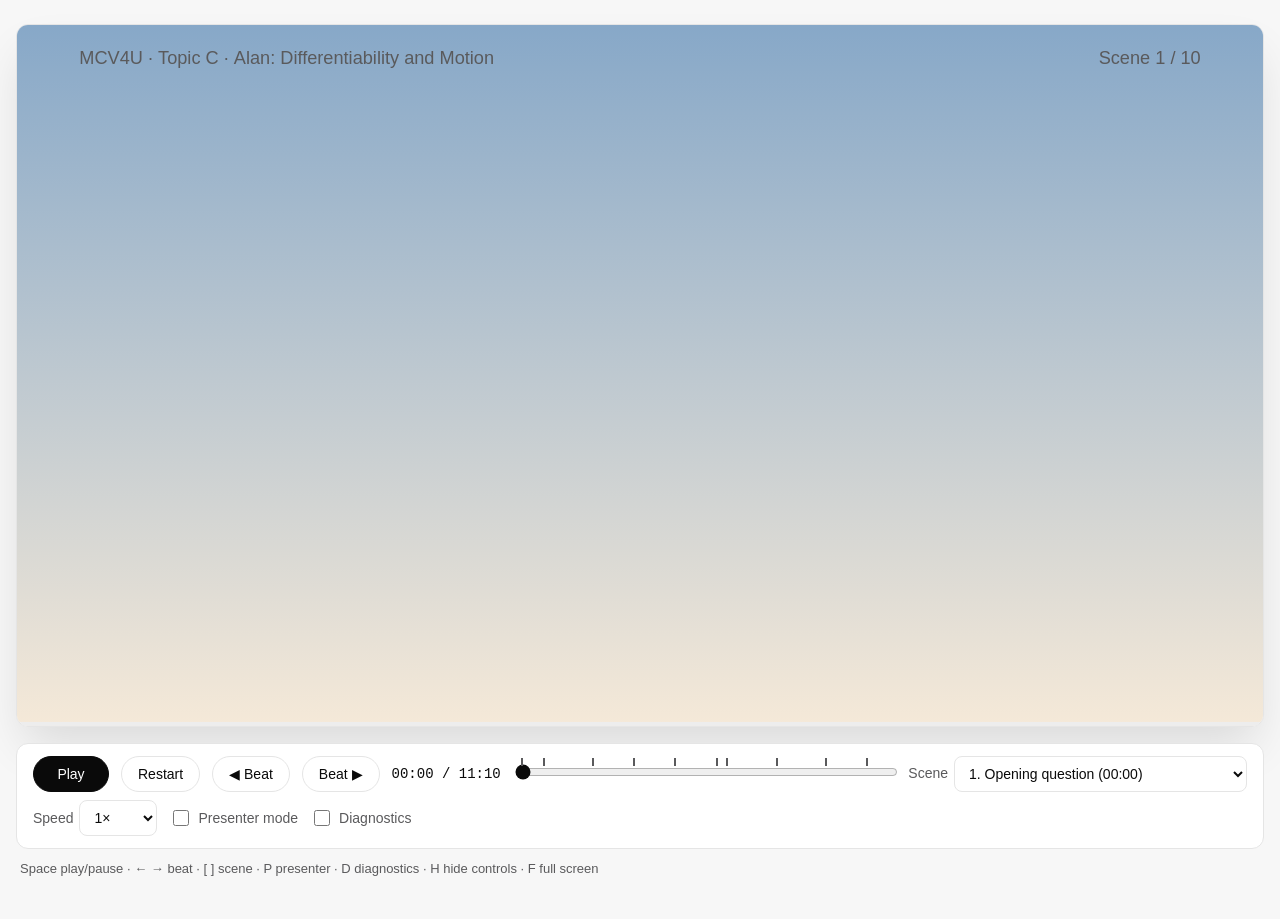
<file: videos/alan/index.html>
<!doctype html>
<html lang="en">
<head>
  <meta charset="utf-8">
  <meta name="viewport" content="width=device-width, initial-scale=1">
  <title>Alan: Differentiability and Motion</title>
  <link rel="stylesheet" href="../shared/player.css">
</head>
<body>
  <main id="app"></main>

  <!-- Plain scripts (not modules) so the page also works when opened by double-click. -->
  <script src="../shared/theme.js"></script>
  <script src="../shared/timeline.js"></script>
  <script src="../shared/draw.js"></script>
  <script src="../shared/plot.js"></script>
  <script src="../shared/engine.js"></script>
  <script src="math.js"></script>
  <script src="scenes.js"></script>
  <script src="timing.js"></script>
  <script src="narration-timing.js"></script>
  <script>
    CCT.createPlayer({
      title: 'Alan: Differentiability and Motion',
      header: 'MCV4U · Topic C · Alan: Differentiability and Motion',
      scenes: AlanScenes,
      timing: new URLSearchParams(location.search).get('narration') === '1' ? AlanNarrationTiming : AlanTiming,
      mount: document.getElementById('app'),
    });
  </script>
</body>
</html>
</file>
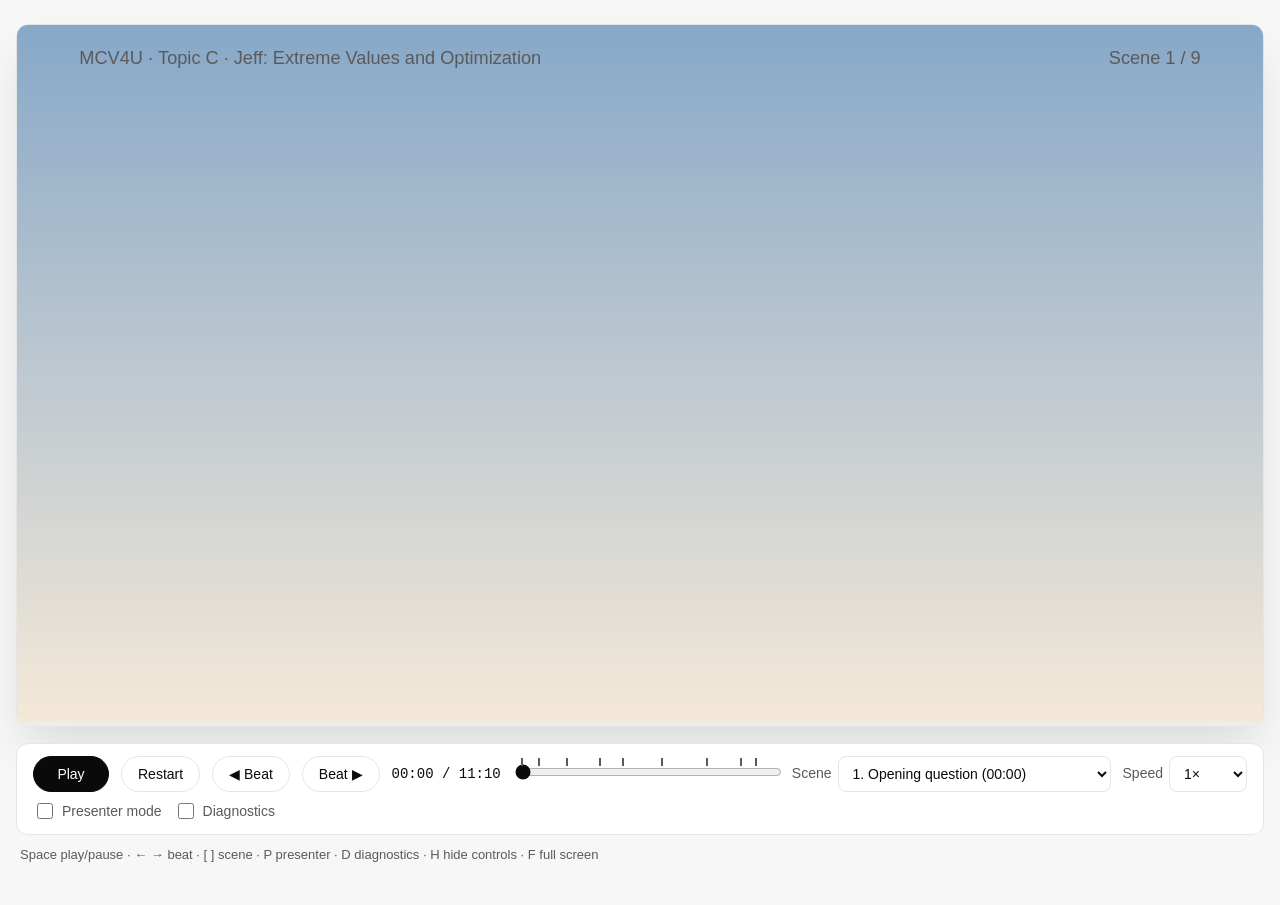
<file: videos/jeff/index.html>
<!doctype html>
<html lang="en">
<head>
  <meta charset="utf-8">
  <meta name="viewport" content="width=device-width, initial-scale=1">
  <title>Jeff: Extreme Values and Optimization</title>
  <link rel="stylesheet" href="../shared/player.css">
</head>
<body>
  <main id="app"></main>

  <!-- Plain scripts (not modules) so the page also works when opened by double-click. -->
  <script src="../shared/theme.js"></script>
  <script src="../shared/timeline.js"></script>
  <script src="../shared/draw.js"></script>
  <script src="../shared/plot.js"></script>
  <script src="../shared/engine.js"></script>
  <script src="math.js"></script>
  <script src="scenes.js"></script>
  <script src="timing.js"></script>
  <script src="narration-timing.js"></script>
  <script>
    CCT.createPlayer({
      title: 'Jeff: Extreme Values and Optimization',
      header: 'MCV4U · Topic C · Jeff: Extreme Values and Optimization',
      scenes: JeffScenes,
      timing: new URLSearchParams(location.search).get('narration') === '1' ? JeffNarrationTiming : JeffTiming,
      mount: document.getElementById('app'),
    });
  </script>
</body>
</html>
</file>
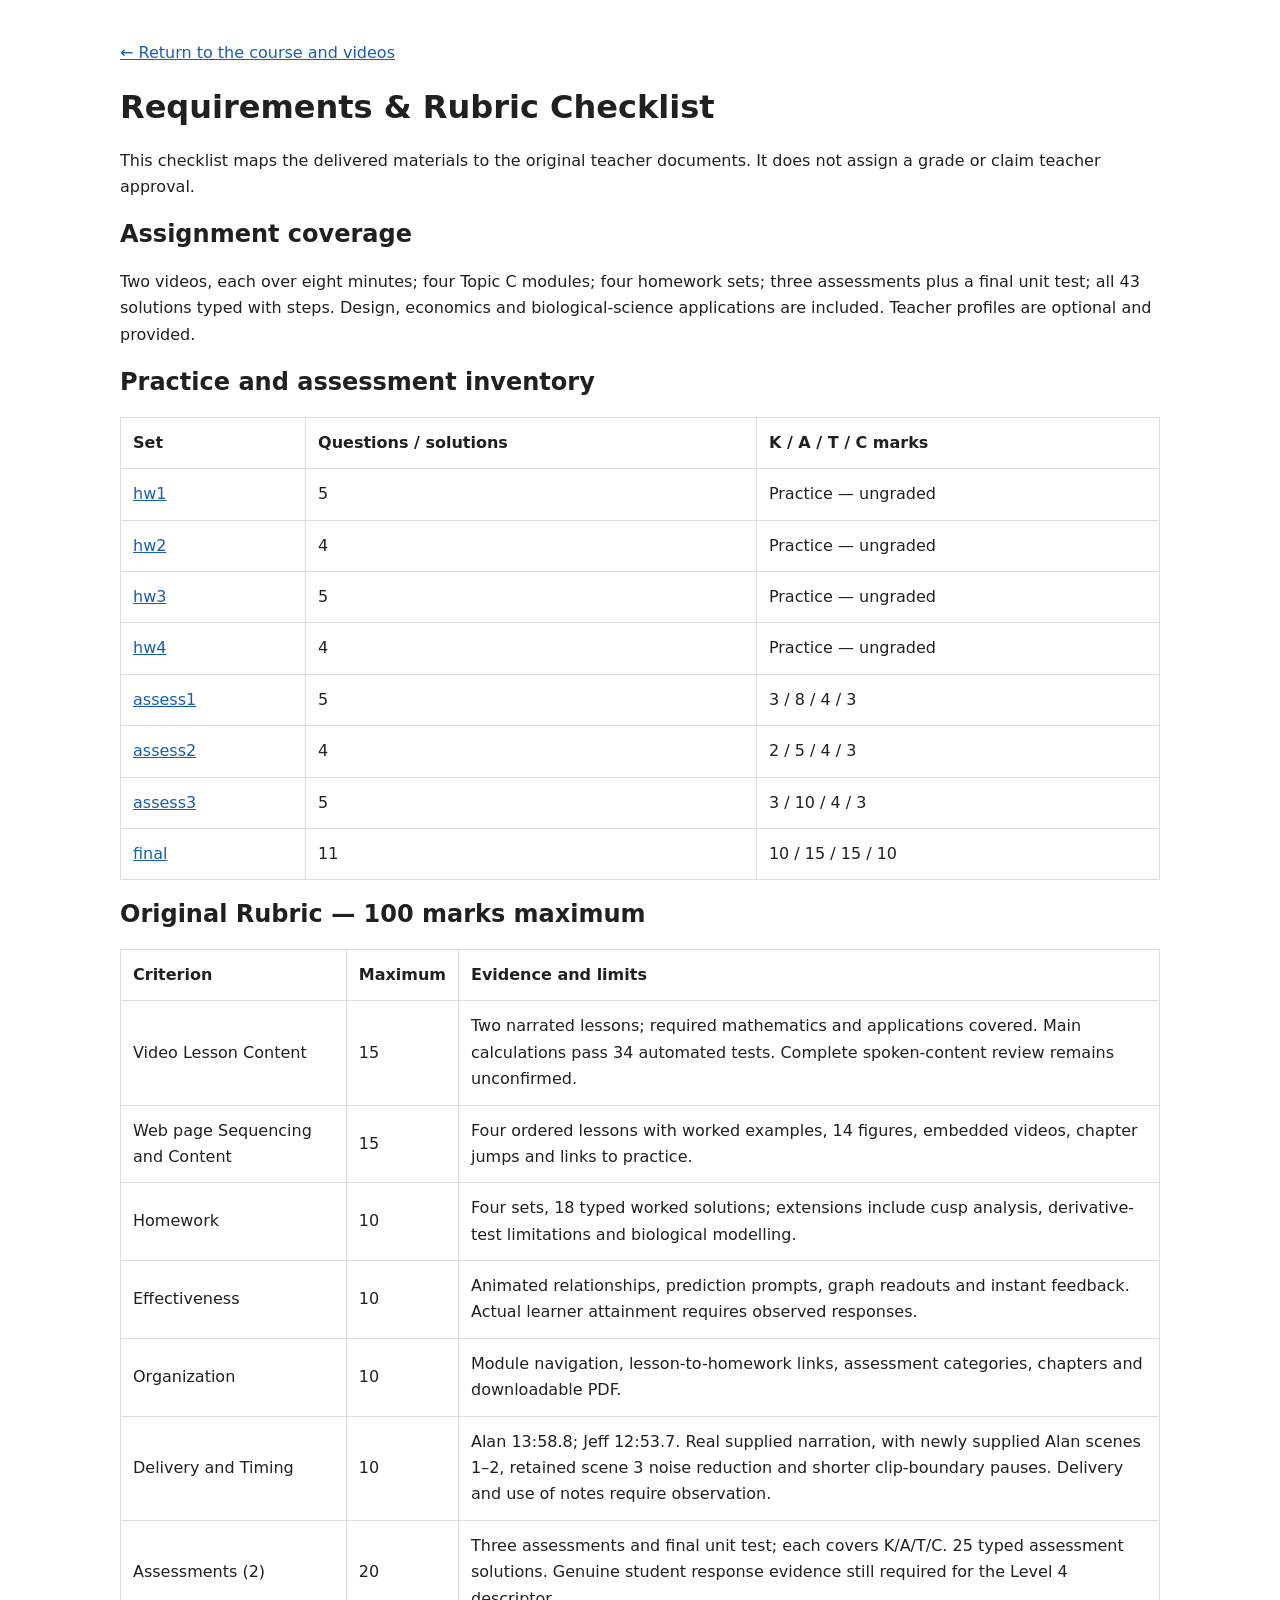
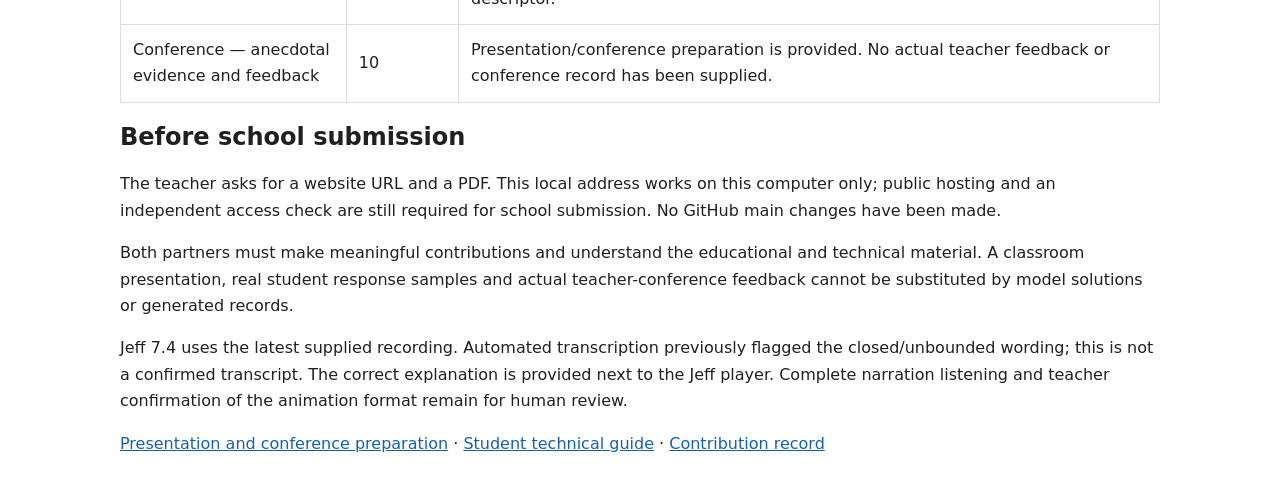
<file: rubric-check.html>
<!doctype html><html lang="en"><meta charset="utf-8"><meta name="viewport" content="width=device-width,initial-scale=1"><title>MCV4U CCT — Rubric checklist</title><style>body{max-width:1040px;margin:40px auto;padding:0 24px;font:16px/1.65 system-ui;color:#202020}a{color:#175eb1}table{border-collapse:collapse;width:100%}td,th{padding:12px;border:1px solid #ddd;text-align:left}h1,h2{line-height:1.2}@media print{button{display:none}}</style><body><a href="index.html#videos">← Return to the course and videos</a><h1>Requirements &amp; Rubric Checklist</h1><p>This checklist maps the delivered materials to the original teacher documents. It does not assign a grade or claim teacher approval.</p><h2>Assignment coverage</h2><p>Two videos, each over eight minutes; four Topic C modules; four homework sets; three assessments plus a final unit test; all 43 solutions typed with steps. Design, economics and biological-science applications are included. Teacher profiles are optional and provided.</p><h2>Practice and assessment inventory</h2><table><tr><th>Set</th><th>Questions / solutions</th><th>K / A / T / C marks</th></tr><tr><td><a href="index.html#hw1">hw1</a></td><td>5</td><td>Practice — ungraded</td></tr><tr><td><a href="index.html#hw2">hw2</a></td><td>4</td><td>Practice — ungraded</td></tr><tr><td><a href="index.html#hw3">hw3</a></td><td>5</td><td>Practice — ungraded</td></tr><tr><td><a href="index.html#hw4">hw4</a></td><td>4</td><td>Practice — ungraded</td></tr><tr><td><a href="index.html#assess1">assess1</a></td><td>5</td><td>3 / 8 / 4 / 3</td></tr><tr><td><a href="index.html#assess2">assess2</a></td><td>4</td><td>2 / 5 / 4 / 3</td></tr><tr><td><a href="index.html#assess3">assess3</a></td><td>5</td><td>3 / 10 / 4 / 3</td></tr><tr><td><a href="index.html#final">final</a></td><td>11</td><td>10 / 15 / 15 / 10</td></tr></table><h2>Original Rubric — 100 marks maximum</h2><table><tr><th>Criterion</th><th>Maximum</th><th>Evidence and limits</th></tr><tr><td>Video Lesson Content</td><td>15</td><td>Two narrated lessons; required mathematics and applications covered. Main calculations pass 34 automated tests. Complete spoken-content review remains unconfirmed.</td></tr><tr><td>Web page Sequencing and Content</td><td>15</td><td>Four ordered lessons with worked examples, 14 figures, embedded videos, chapter jumps and links to practice.</td></tr><tr><td>Homework</td><td>10</td><td>Four sets, 18 typed worked solutions; extensions include cusp analysis, derivative-test limitations and biological modelling.</td></tr><tr><td>Effectiveness</td><td>10</td><td>Animated relationships, prediction prompts, graph readouts and instant feedback. Actual learner attainment requires observed responses.</td></tr><tr><td>Organization</td><td>10</td><td>Module navigation, lesson-to-homework links, assessment categories, chapters and downloadable PDF.</td></tr><tr><td>Delivery and Timing</td><td>10</td><td>Alan 13:58.8; Jeff 12:53.7. Real supplied narration, with newly supplied Alan scenes 1–2, retained scene 3 noise reduction and shorter clip-boundary pauses. Delivery and use of notes require observation.</td></tr><tr><td>Assessments (2)</td><td>20</td><td>Three assessments and final unit test; each covers K/A/T/C. 25 typed assessment solutions. Genuine student response evidence still required for the Level 4 descriptor.</td></tr><tr><td>Conference — anecdotal evidence and feedback</td><td>10</td><td>Presentation/conference preparation is provided. No actual teacher feedback or conference record has been supplied.</td></tr></table><h2>Before school submission</h2><p>The teacher asks for a website URL and a PDF. This local address works on this computer only; public hosting and an independent access check are still required for school submission. No GitHub main changes have been made.</p><p>Both partners must make meaningful contributions and understand the educational and technical material. A classroom presentation, real student response samples and actual teacher-conference feedback cannot be substituted by model solutions or generated records.</p><p>Jeff 7.4 uses the latest supplied recording. Automated transcription previously flagged the closed/unbounded wording; this is not a confirmed transcript. The correct explanation is provided next to the Jeff player. Complete narration listening and teacher confirmation of the animation format remain for human review.</p><p><a href="videos/docs/CLASS_PRESENTATION_AND_FEEDBACK.md">Presentation and conference preparation</a> · <a href="videos/docs/student-guide.md">Student technical guide</a> · <a href="videos/docs/contribution-record.md">Contribution record</a></p></body></html>
</file>
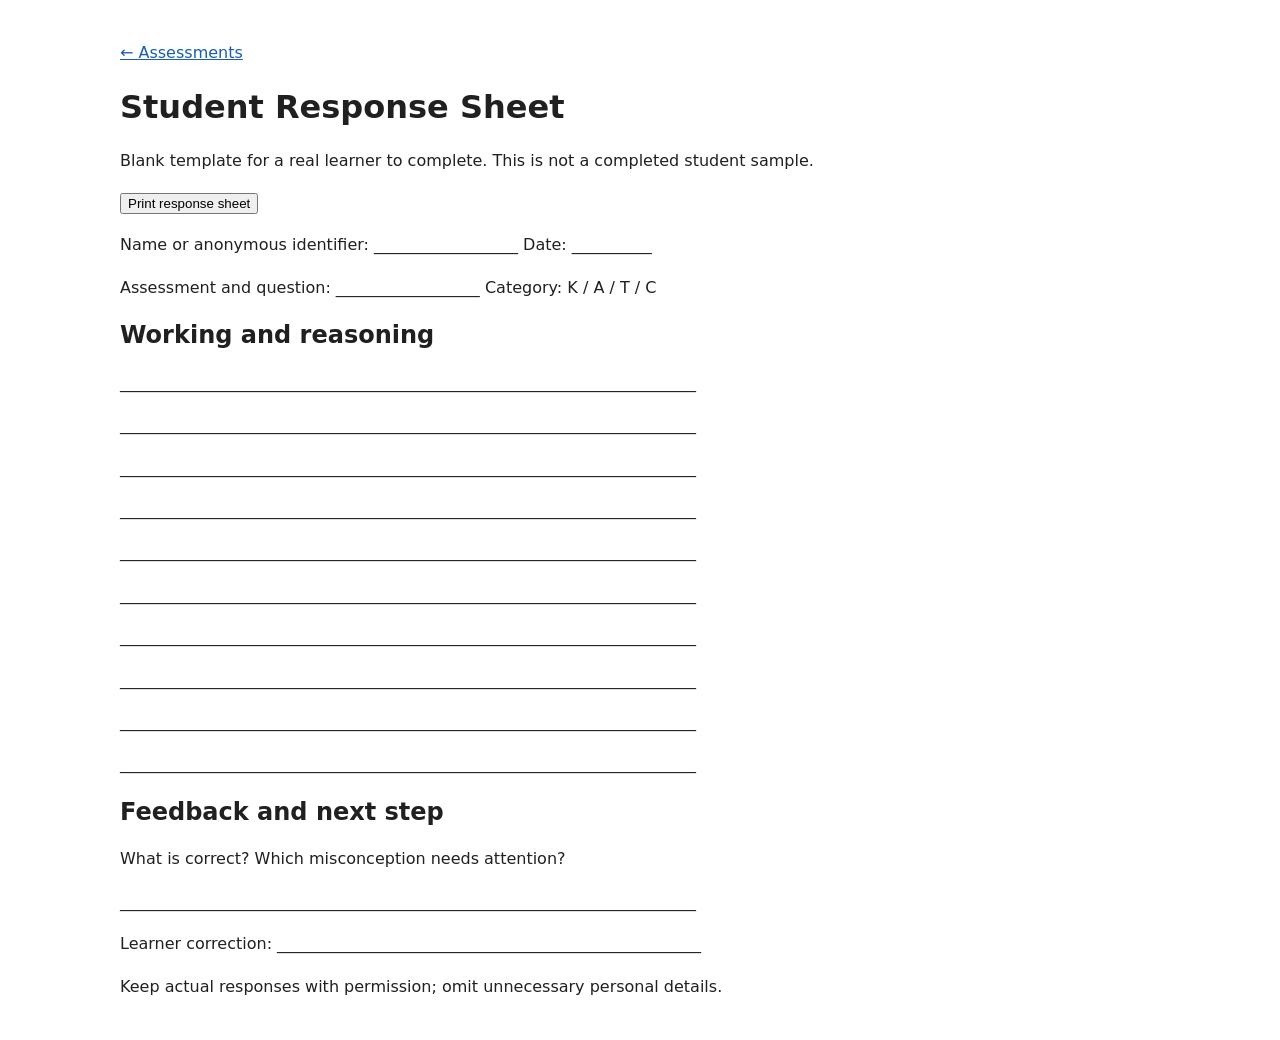
<file: student-response.html>
<!doctype html><html lang="en"><meta charset="utf-8"><meta name="viewport" content="width=device-width,initial-scale=1"><title>MCV4U CCT — Student response</title><style>body{max-width:1040px;margin:40px auto;padding:0 24px;font:16px/1.65 system-ui;color:#202020}a{color:#175eb1}table{border-collapse:collapse;width:100%}td,th{padding:12px;border:1px solid #ddd;text-align:left}h1,h2{line-height:1.2}@media print{button{display:none}}</style><body><a href="index.html#assessments">← Assessments</a><h1>Student Response Sheet</h1><p>Blank template for a real learner to complete. This is not a completed student sample.</p><button onclick="window.print()">Print response sheet</button><p>Name or anonymous identifier: __________________ Date: __________</p><p>Assessment and question: __________________ Category: K / A / T / C</p><h2>Working and reasoning</h2><p>________________________________________________________________________</p><p>________________________________________________________________________</p><p>________________________________________________________________________</p><p>________________________________________________________________________</p><p>________________________________________________________________________</p><p>________________________________________________________________________</p><p>________________________________________________________________________</p><p>________________________________________________________________________</p><p>________________________________________________________________________</p><p>________________________________________________________________________</p><h2>Feedback and next step</h2><p>What is correct? Which misconception needs attention?</p><p>________________________________________________________________________</p><p>Learner correction: _____________________________________________________</p><p>Keep actual responses with permission; omit unnecessary personal details.</p></body></html>
</file>
<file: videos/shared/player.css>
/* Player page around the canvas. Mintlify tokens, as on the main site. */
:root {
  --ink: #0a0a0a;
  --steel: #5a5a5c;
  --canvas: #ffffff;
  --surface: #f7f7f7;
  --hairline: #e5e5e5;
  --mint: #00d4a4;
  --font-sans: Inter, -apple-system, BlinkMacSystemFont, 'Segoe UI', Roboto, sans-serif;
}

* { box-sizing: border-box; }

body {
  margin: 0;
  padding: 24px 16px 40px;
  background: var(--surface);
  color: var(--ink);
  font: 400 14px/1.5 var(--font-sans);
}

#app { max-width: 1600px; margin: 0 auto; }

.stage-wrap {
  overflow: hidden;
  border: 1px solid var(--hairline);
  border-radius: 12px;
  background: var(--canvas);
  box-shadow: rgba(0, 0, 0, 0.12) 0 24px 48px -8px;
}

.stage { display: block; width: 100%; aspect-ratio: 16 / 9; }

.controls {
  display: flex;
  flex-wrap: wrap;
  align-items: center;
  gap: 8px 12px;
  margin-top: 16px;
  padding: 12px 16px;
  border: 1px solid var(--hairline);
  border-radius: 12px;
  background: var(--canvas);
}

.btn {
  min-height: 36px;
  padding: 8px 16px;
  border: 1px solid var(--hairline);
  border-radius: 9999px;
  background: var(--canvas);
  color: var(--ink);
  font: 500 14px/1.3 var(--font-sans);
  cursor: pointer;
}
.btn.primary { min-width: 76px; border-color: var(--ink); background: var(--ink); color: var(--canvas); }
.btn:focus-visible, select:focus-visible, input:focus-visible { outline: 2px solid var(--mint); outline-offset: 2px; }

.time { font: 500 14px/1 'Geist Mono', 'SF Mono', Menlo, monospace; font-variant-numeric: tabular-nums; }

.scrub { position: relative; flex: 1 1 260px; min-width: 200px; }
.scrub input { width: 100%; accent-color: var(--ink); }
.ticks { position: absolute; left: 8px; right: 8px; top: -4px; height: 8px; pointer-events: none; }
.ticks i { position: absolute; top: 0; width: 2px; height: 8px; background: var(--steel); }

.field, .toggle { display: inline-flex; align-items: center; gap: 6px; color: var(--steel); font-weight: 500; }
select {
  min-height: 36px;
  padding: 6px 10px;
  border: 1px solid var(--hairline);
  border-radius: 8px;
  background: var(--canvas);
  color: var(--ink);
  font: 400 14px var(--font-sans);
}
.toggle input { accent-color: var(--ink); width: 16px; height: 16px; }
.status { color: var(--ink); font-weight: 600; }
.hint { margin: 10px 4px 0; color: var(--steel); font-size: 13px; }

/* H key: hide everything except the frame, for screen recording. */
body.clean { padding: 0; background: var(--canvas); }
body.clean .controls, body.clean .hint { display: none; }
body.clean .stage-wrap { border: 0; border-radius: 0; box-shadow: none; }
body.clean #app { max-width: none; }

.stage-wrap:fullscreen { display: flex; align-items: center; background: var(--canvas); }

/* Export: exactly 1920 x 1080, nothing else on the page. */
body.export { padding: 0; background: var(--canvas); }
body.export #app { max-width: none; width: 1920px; }
body.export .controls, body.export .hint { display: none; }
body.export .stage-wrap { border: 0; border-radius: 0; box-shadow: none; }
body.export .stage { width: 1920px; height: 1080px; }

@media (max-width: 768px) {
  body { padding: 12px 8px 24px; }
  .hint { display: none; }
  .btn { min-height: 44px; }
}
</file>
